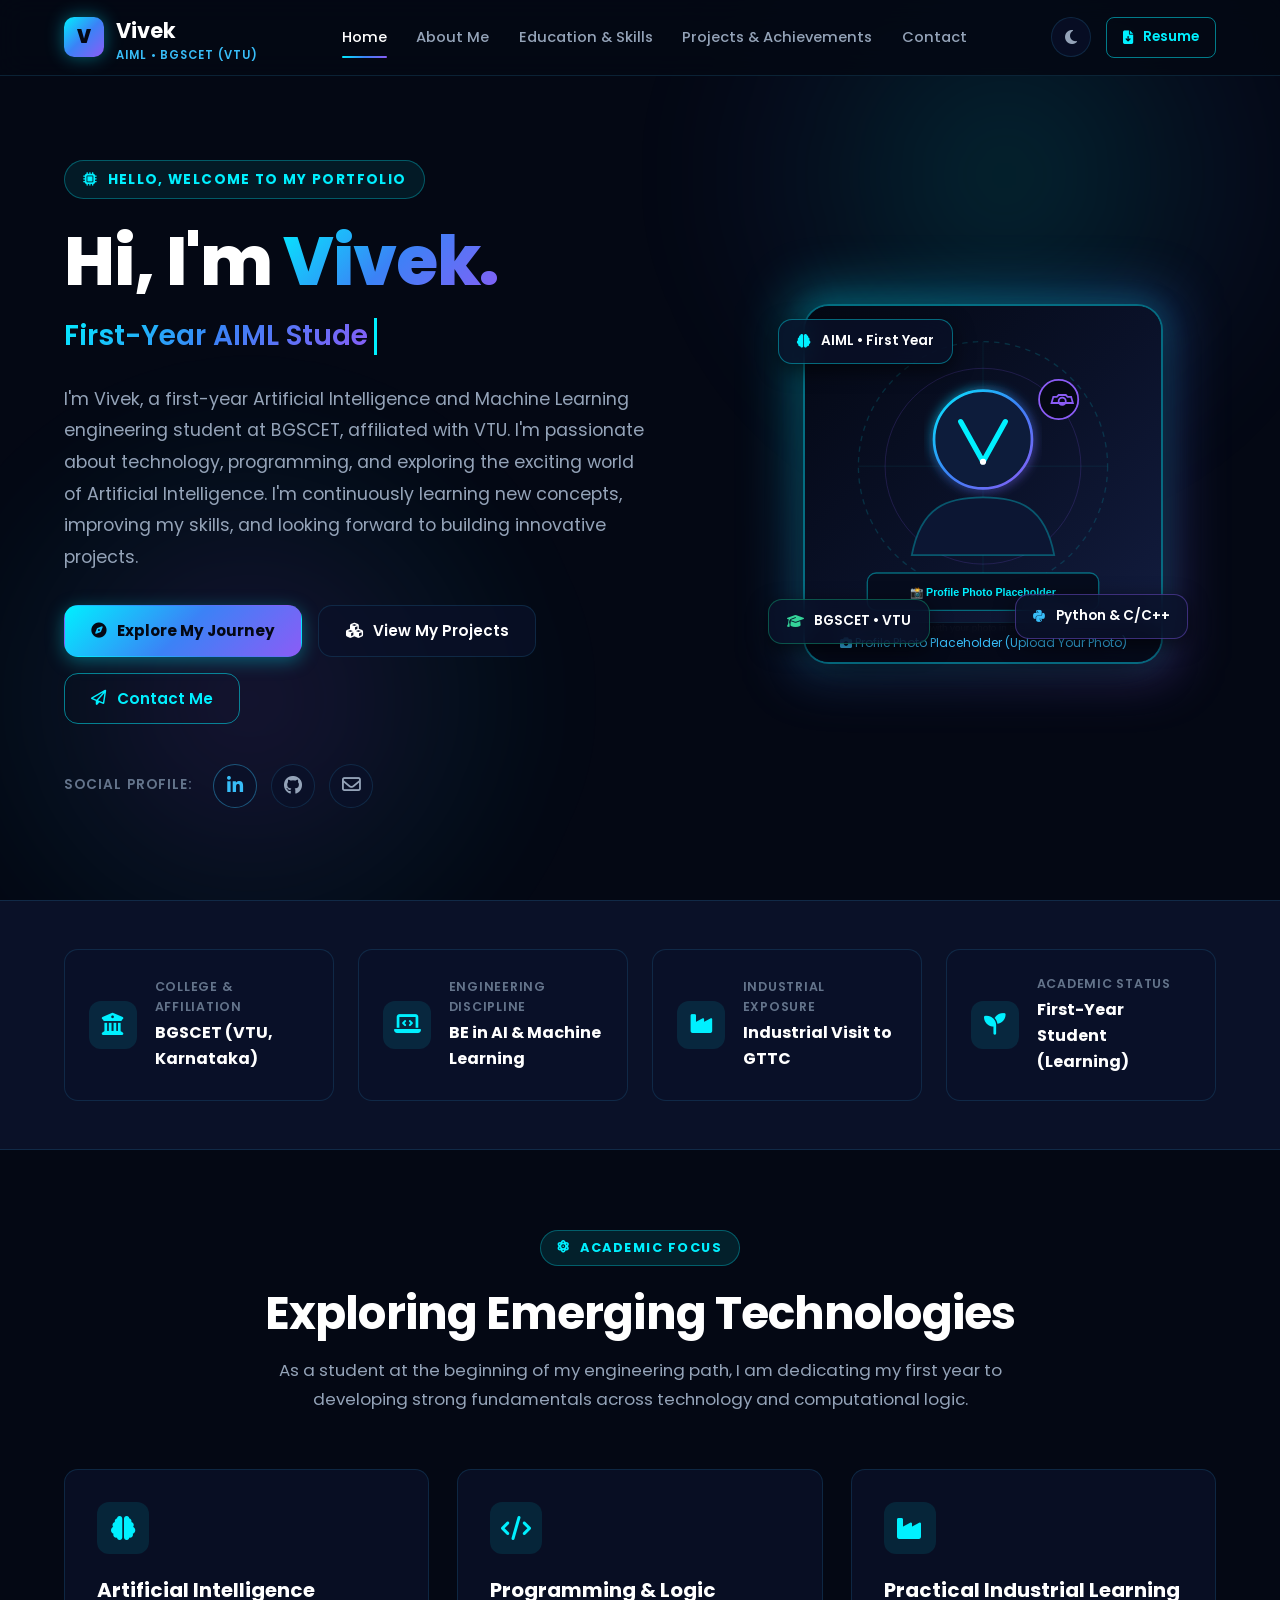
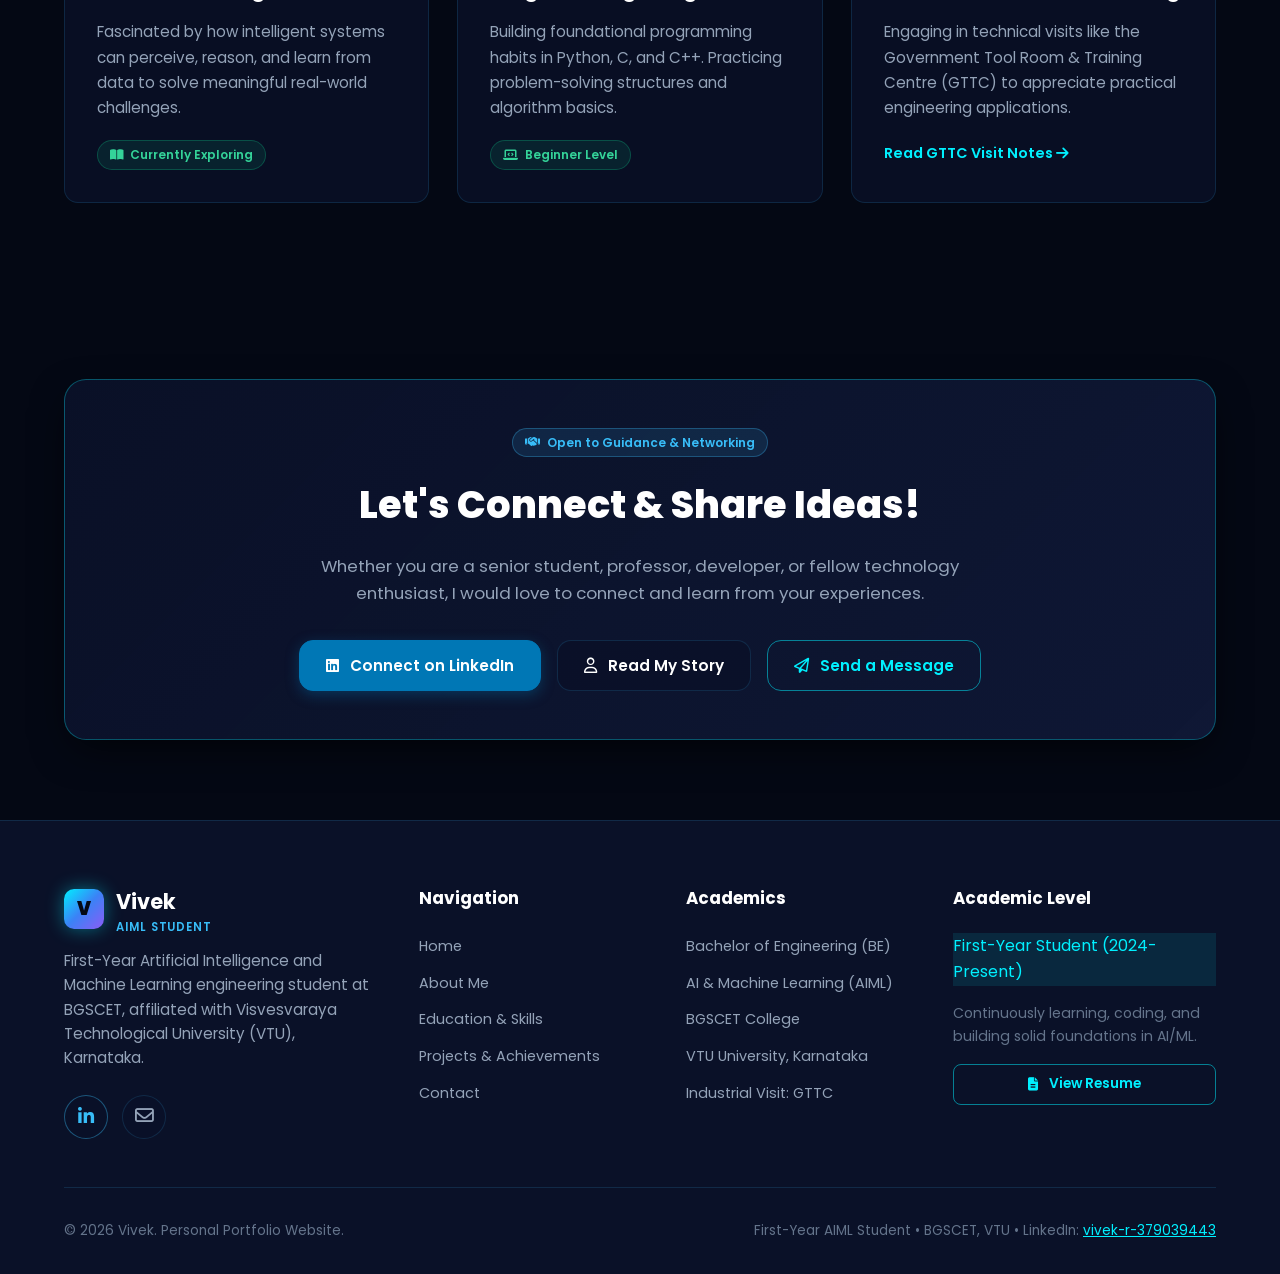
<file: index.html>
<!DOCTYPE html>
<html lang="en">
<head>
  <meta charset="UTF-8">
  <meta name="viewport" content="width=device-width, initial-scale=1.0">
  <meta name="description" content="Vivek - First-Year Artificial Intelligence and Machine Learning (AIML) Engineering Student at BGSCET, affiliated with VTU. Personal portfolio, learning journey, and projects.">
  <meta name="keywords" content="Vivek, Portfolio, AIML, Artificial Intelligence, Machine Learning, BGSCET, VTU, First-Year Engineering Student, Python, C, C++">
  <meta name="author" content="Vivek">
  <title>Vivek | First-Year AIML Student &amp; Future AI Innovator</title>

  <!-- Favicon -->
  <link rel="icon" type="image/svg+xml" href="assets/images/favicon.svg">

  <!-- Google Fonts: Poppins & Inter -->
  <link rel="preconnect" href="https://fonts.googleapis.com">
  <link rel="preconnect" href="https://fonts.gstatic.com" crossorigin>
  <link href="https://fonts.googleapis.com/css2?family=Poppins:wght@300;400;500;600;700;800&family=Fira+Code:wght@400;500&display=swap" rel="stylesheet">

  <!-- Font Awesome Icons CDN -->
  <link rel="stylesheet" href="https://cdnjs.cloudflare.com/ajax/libs/font-awesome/6.5.1/css/all.min.css" integrity="sha512-DTOQO9RWCH3ppGqcWaEA1BIZOC6xxalwEsw9c2QQeAIftl+Vegovlnee1c9QX4TctnWMn13TZye+giMm8e2LwA==" crossorigin="anonymous" referrerpolicy="no-referrer" />

  <!-- Main Stylesheet -->
  <link rel="stylesheet" href="css/style.css">
</head>
<body>

  <!-- ========================================================================
       NAVIGATION BAR
       ======================================================================== -->
  <header class="navbar" id="navbar">
    <div class="container nav-container">
      <!-- Logo -->
      <a href="index.html" class="nav-logo" aria-label="Vivek Portfolio Home">
        <div class="nav-logo-icon">V</div>
        <div>
          <div>Vivek</div>
          <span class="nav-logo-meta">AIML • BGSCET (VTU)</span>
        </div>
      </a>

      <!-- Desktop Navigation Menu -->
      <nav class="nav-menu" id="navMenu">
        <a href="index.html" class="nav-link active">Home</a>
        <a href="about.html" class="nav-link">About Me</a>
        <a href="education-skills.html" class="nav-link">Education &amp; Skills</a>
        <a href="projects.html" class="nav-link">Projects &amp; Achievements</a>
        <a href="contact.html" class="nav-link">Contact</a>
      </nav>

      <!-- Nav Actions: Theme Toggle, Resume & Mobile Menu Button -->
      <div class="nav-actions">
        <!-- Theme Toggle -->
        <button class="theme-toggle-btn" id="themeToggle" aria-label="Toggle Dark and Light theme" title="Toggle Theme">
          <i class="fa-solid fa-moon moon-icon"></i>
          <i class="fa-solid fa-sun sun-icon"></i>
        </button>

        <!-- Download Resume Button -->
        <a href="assets/docs/resume.html" target="_blank" class="btn btn-outline btn-sm" title="View or Download Resume">
          <i class="fa-solid fa-file-arrow-down"></i>
          <span>Resume</span>
        </a>

        <!-- Mobile Menu Toggle Button -->
        <button class="mobile-toggle" aria-label="Toggle navigation menu" aria-expanded="false">
          <span></span>
          <span></span>
          <span></span>
        </button>
      </div>
    </div>
  </header>

  <!-- ========================================================================
       PAGE 1: HERO SECTION
       ======================================================================== -->
  <main>
    <section class="hero-section" id="hero">
      <div class="container">
        <div class="hero-grid">
          
          <!-- Hero Text Content -->
          <div class="hero-content">
            <!-- Small Heading -->
            <div class="hero-greeting">
              <i class="fa-solid fa-microchip"></i>
              <span>HELLO, WELCOME TO MY PORTFOLIO</span>
            </div>

            <!-- Main Heading -->
            <h1 class="hero-title">
              Hi, I'm <span class="text-gradient">Vivek.</span>
            </h1>

            <!-- Animated Subtitle -->
            <div class="hero-subtitle">
              <span class="typewriter-text text-gradient">First-Year AIML Student | Future AI Innovator</span>
              <span class="typing-cursor"></span>
            </div>

            <!-- Introduction -->
            <p class="hero-description">
              I'm Vivek, a first-year Artificial Intelligence and Machine Learning engineering student at BGSCET, affiliated with VTU. I'm passionate about technology, programming, and exploring the exciting world of Artificial Intelligence. I'm continuously learning new concepts, improving my skills, and looking forward to building innovative projects.
            </p>

            <!-- Action Buttons -->
            <div class="hero-cta-group">
              <a href="about.html" class="btn btn-primary">
                <i class="fa-solid fa-compass"></i>
                <span>Explore My Journey</span>
              </a>
              <a href="projects.html" class="btn btn-secondary">
                <i class="fa-solid fa-cubes"></i>
                <span>View My Projects</span>
              </a>
              <a href="contact.html" class="btn btn-outline">
                <i class="fa-regular fa-paper-plane"></i>
                <span>Contact Me</span>
              </a>
            </div>

            <!-- Social Links Quick Bar (Includes Vivek's actual LinkedIn) -->
            <div class="hero-socials">
              <span class="hero-socials-label">Social Profile:</span>
              <div class="social-links">
                <!-- Actual LinkedIn Profile -->
                <a href="https://www.linkedin.com/in/vivek-r-379039443" target="_blank" rel="noopener noreferrer" class="social-btn linkedin-highlight" aria-label="Vivek's LinkedIn Profile" title="Connect with Vivek on LinkedIn">
                  <i class="fa-brands fa-linkedin-in"></i>
                </a>

                <!-- GitHub Profile Placeholder -->
                <a href="#" class="social-btn" aria-label="GitHub Profile Placeholder" title="GitHub (Add your GitHub URL in contact.html)">
                  <i class="fa-brands fa-github"></i>
                </a>

                <!-- Email Link Placeholder -->
                <a href="contact.html" class="social-btn" aria-label="Contact Vivek via Email" title="Send Email">
                  <i class="fa-regular fa-envelope"></i>
                </a>
              </div>
            </div>
          </div>

          <!-- Hero Profile Photograph Placeholder & AI Visual Frame -->
          <div class="hero-visual">
            <div class="avatar-wrapper">
              <div class="avatar-glow-ring"></div>
              <div class="avatar-frame">
                <!-- Professional Profile Photograph Placeholder (Custom AI Vector SVG) -->
                <!-- TO USE YOUR OWN PHOTO: Save your picture as vivek.jpg in assets/images/ and change src below to "assets/images/vivek.jpg" -->
                <img src="assets/images/profile-placeholder.svg" alt="Vivek - Profile Photo Placeholder" class="avatar-img" width="360" height="360">
                <div class="photo-placeholder-caption">
                  <i class="fa-solid fa-camera"></i> Profile Photo Placeholder (Upload Your Photo)
                </div>
              </div>

              <!-- Floating AI Badges -->
              <div class="floating-badge badge-top-left">
                <i class="fa-solid fa-brain" style="color: #00f0ff;"></i>
                <span>AIML • First Year</span>
              </div>
              <div class="floating-badge badge-bottom-right">
                <i class="fa-brands fa-python" style="color: #38bdf8;"></i>
                <span>Python &amp; C/C++</span>
              </div>
              <div class="floating-badge badge-middle-left">
                <i class="fa-solid fa-graduation-cap" style="color: #34d399;"></i>
                <span>BGSCET • VTU</span>
              </div>
            </div>
          </div>

        </div>
      </div>
    </section>

    <!-- ========================================================================
         ACADEMIC & INDUSTRIAL VISITS HIGHLIGHT STRIP
         ======================================================================== -->
    <section class="profile-strip-section reveal">
      <div class="container">
        <div class="profile-strip-grid">
          
          <div class="profile-strip-card">
            <div class="strip-icon">
              <i class="fa-solid fa-university"></i>
            </div>
            <div>
              <div class="strip-label">College &amp; Affiliation</div>
              <div class="strip-value">BGSCET (VTU, Karnataka)</div>
            </div>
          </div>

          <div class="profile-strip-card">
            <div class="strip-icon">
              <i class="fa-solid fa-laptop-code"></i>
            </div>
            <div>
              <div class="strip-label">Engineering Discipline</div>
              <div class="strip-value">BE in AI &amp; Machine Learning</div>
            </div>
          </div>

          <div class="profile-strip-card">
            <div class="strip-icon">
              <i class="fa-solid fa-industry"></i>
            </div>
            <div>
              <div class="strip-label">Industrial Exposure</div>
              <div class="strip-value">Industrial Visit to GTTC</div>
            </div>
          </div>

          <div class="profile-strip-card">
            <div class="strip-icon">
              <i class="fa-solid fa-seedling"></i>
            </div>
            <div>
              <div class="strip-label">Academic Status</div>
              <div class="strip-value">First-Year Student (Learning)</div>
            </div>
          </div>

        </div>
      </div>
    </section>

    <!-- ========================================================================
         WHAT DRIVES ME (INTERESTS OVERVIEW)
         ======================================================================== -->
    <section class="section-padding reveal" style="padding: 5rem 0;">
      <div class="container">
        <div class="section-header">
          <span class="section-tag"><i class="fa-solid fa-atom"></i> Academic Focus</span>
          <h2 class="section-title">Exploring Emerging Technologies</h2>
          <p class="section-description">
            As a student at the beginning of my engineering path, I am dedicating my first year to developing strong fundamentals across technology and computational logic.
          </p>
        </div>

        <div class="cards-grid-3">
          <!-- Card 1 -->
          <div class="info-card">
            <div class="card-icon">
              <i class="fa-solid fa-brain"></i>
            </div>
            <h3 class="card-title">Artificial Intelligence</h3>
            <p class="card-text">
              Fascinated by how intelligent systems can perceive, reason, and learn from data to solve meaningful real-world challenges.
            </p>
            <div style="margin-top: 1.25rem;">
              <span class="badge badge-learning"><i class="fa-solid fa-book-open"></i> Currently Exploring</span>
            </div>
          </div>

          <!-- Card 2 -->
          <div class="info-card">
            <div class="card-icon">
              <i class="fa-solid fa-code"></i>
            </div>
            <h3 class="card-title">Programming &amp; Logic</h3>
            <p class="card-text">
              Building foundational programming habits in Python, C, and C++. Practicing problem-solving structures and algorithm basics.
            </p>
            <div style="margin-top: 1.25rem;">
              <span class="badge badge-learning"><i class="fa-solid fa-laptop-code"></i> Beginner Level</span>
            </div>
          </div>

          <!-- Card 3 -->
          <div class="info-card">
            <div class="card-icon">
              <i class="fa-solid fa-industry"></i>
            </div>
            <h3 class="card-title">Practical Industrial Learning</h3>
            <p class="card-text">
              Engaging in technical visits like the Government Tool Room &amp; Training Centre (GTTC) to appreciate practical engineering applications.
            </p>
            <div style="margin-top: 1.25rem;">
              <a href="projects.html#gttc-visit" class="project-link" style="color: var(--electric-blue); font-weight: 600; font-size: 0.9rem;">
                <span>Read GTTC Visit Notes</span> <i class="fa-solid fa-arrow-right"></i>
              </a>
            </div>
          </div>
        </div>
      </div>
    </section>

    <!-- ========================================================================
         CALL TO ACTION BANNER
         ======================================================================== -->
    <section class="container reveal" style="padding: 2rem 1.5rem 5rem 1.5rem;">
      <div class="career-goals-box" style="text-align: center;">
        <span class="badge" style="margin-bottom: 1rem;"><i class="fa-solid fa-handshake"></i> Open to Guidance &amp; Networking</span>
        <h2 style="font-size: clamp(1.8rem, 3.5vw, 2.4rem); font-weight: 800; margin-bottom: 1rem;">
          Let's Connect &amp; Share Ideas!
        </h2>
        <p style="color: var(--text-secondary); max-width: 650px; margin: 0 auto 2rem auto; font-size: 1.05rem;">
          Whether you are a senior student, professor, developer, or fellow technology enthusiast, I would love to connect and learn from your experiences.
        </p>
        <div style="display: flex; justify-content: center; gap: 1rem; flex-wrap: wrap;">
          <a href="https://www.linkedin.com/in/vivek-r-379039443" target="_blank" rel="noopener noreferrer" class="btn btn-linkedin">
            <i class="fa-brands fa-linkedin"></i>
            <span>Connect on LinkedIn</span>
          </a>
          <a href="about.html" class="btn btn-secondary">
            <i class="fa-regular fa-user"></i>
            <span>Read My Story</span>
          </a>
          <a href="contact.html" class="btn btn-outline">
            <i class="fa-regular fa-paper-plane"></i>
            <span>Send a Message</span>
          </a>
        </div>
      </div>
    </section>
  </main>

  <!-- ========================================================================
       FOOTER
       ======================================================================== -->
  <footer class="footer">
    <div class="container">
      <div class="footer-grid">
        <!-- Brand Info -->
        <div class="footer-brand">
          <a href="index.html" class="nav-logo">
            <div class="nav-logo-icon">V</div>
            <div>
              <div>Vivek</div>
              <span class="nav-logo-meta">AIML Student</span>
            </div>
          </a>
          <p>
            First-Year Artificial Intelligence and Machine Learning engineering student at BGSCET, affiliated with Visvesvaraya Technological University (VTU), Karnataka.
          </p>
          <div class="social-links" style="margin-top: 1.5rem;">
            <a href="https://www.linkedin.com/in/vivek-r-379039443" target="_blank" rel="noopener noreferrer" class="social-btn linkedin-highlight" aria-label="LinkedIn" title="Vivek's LinkedIn Profile">
              <i class="fa-brands fa-linkedin-in"></i>
            </a>
            <a href="contact.html" class="social-btn" aria-label="Contact Vivek" title="Contact Me">
              <i class="fa-regular fa-envelope"></i>
            </a>
          </div>
        </div>

        <!-- Quick Navigation Links -->
        <div>
          <h4 class="footer-heading">Navigation</h4>
          <ul class="footer-nav-list">
            <li><a href="index.html" class="footer-nav-link">Home</a></li>
            <li><a href="about.html" class="footer-nav-link">About Me</a></li>
            <li><a href="education-skills.html" class="footer-nav-link">Education &amp; Skills</a></li>
            <li><a href="projects.html" class="footer-nav-link">Projects &amp; Achievements</a></li>
            <li><a href="contact.html" class="footer-nav-link">Contact</a></li>
          </ul>
        </div>

        <!-- Academic Affiliation -->
        <div>
          <h4 class="footer-heading">Academics</h4>
          <ul class="footer-nav-list">
            <li><span class="footer-nav-link">Bachelor of Engineering (BE)</span></li>
            <li><span class="footer-nav-link">AI &amp; Machine Learning (AIML)</span></li>
            <li><span class="footer-nav-link">BGSCET College</span></li>
            <li><span class="footer-nav-link">VTU University, Karnataka</span></li>
            <li><span class="footer-nav-link">Industrial Visit: GTTC</span></li>
          </ul>
        </div>

        <!-- Status & Resume -->
        <div>
          <h4 class="footer-heading">Academic Level</h4>
          <div class="status-badge" style="margin-bottom: 1rem; background: rgba(0, 240, 255, 0.1); border-color: rgba(0, 240, 255, 0.3); color: var(--electric-blue);">
            <span class="status-dot" style="background: var(--electric-blue); box-shadow: 0 0 8px var(--electric-blue);"></span>
            <span>First-Year Student (2024-Present)</span>
          </div>
          <p style="font-size: 0.88rem; color: var(--text-muted); margin-bottom: 1rem;">
            Continuously learning, coding, and building solid foundations in AI/ML.
          </p>
          <a href="assets/docs/resume.html" target="_blank" class="btn btn-outline btn-sm" style="width: 100%;">
            <i class="fa-solid fa-file-lines"></i>
            <span>View Resume</span>
          </a>
        </div>
      </div>

      <!-- Copyright Bar -->
      <div class="footer-bottom">
        <div>
          &copy; 2026 Vivek. Personal Portfolio Website.
        </div>
        <div>
          First-Year AIML Student • BGSCET, VTU • LinkedIn: <a href="https://www.linkedin.com/in/vivek-r-379039443" target="_blank" rel="noopener noreferrer" style="color: var(--electric-blue); text-decoration: underline;">vivek-r-379039443</a>
        </div>
      </div>
    </div>
  </footer>

  <!-- Back to Top Button -->
  <button class="back-to-top" id="backToTop" aria-label="Scroll back to top" title="Back to Top">
    <i class="fa-solid fa-chevron-up"></i>
  </button>

  <!-- Main JavaScript File -->
  <script src="js/main.js"></script>
</body>
</html>
</file>
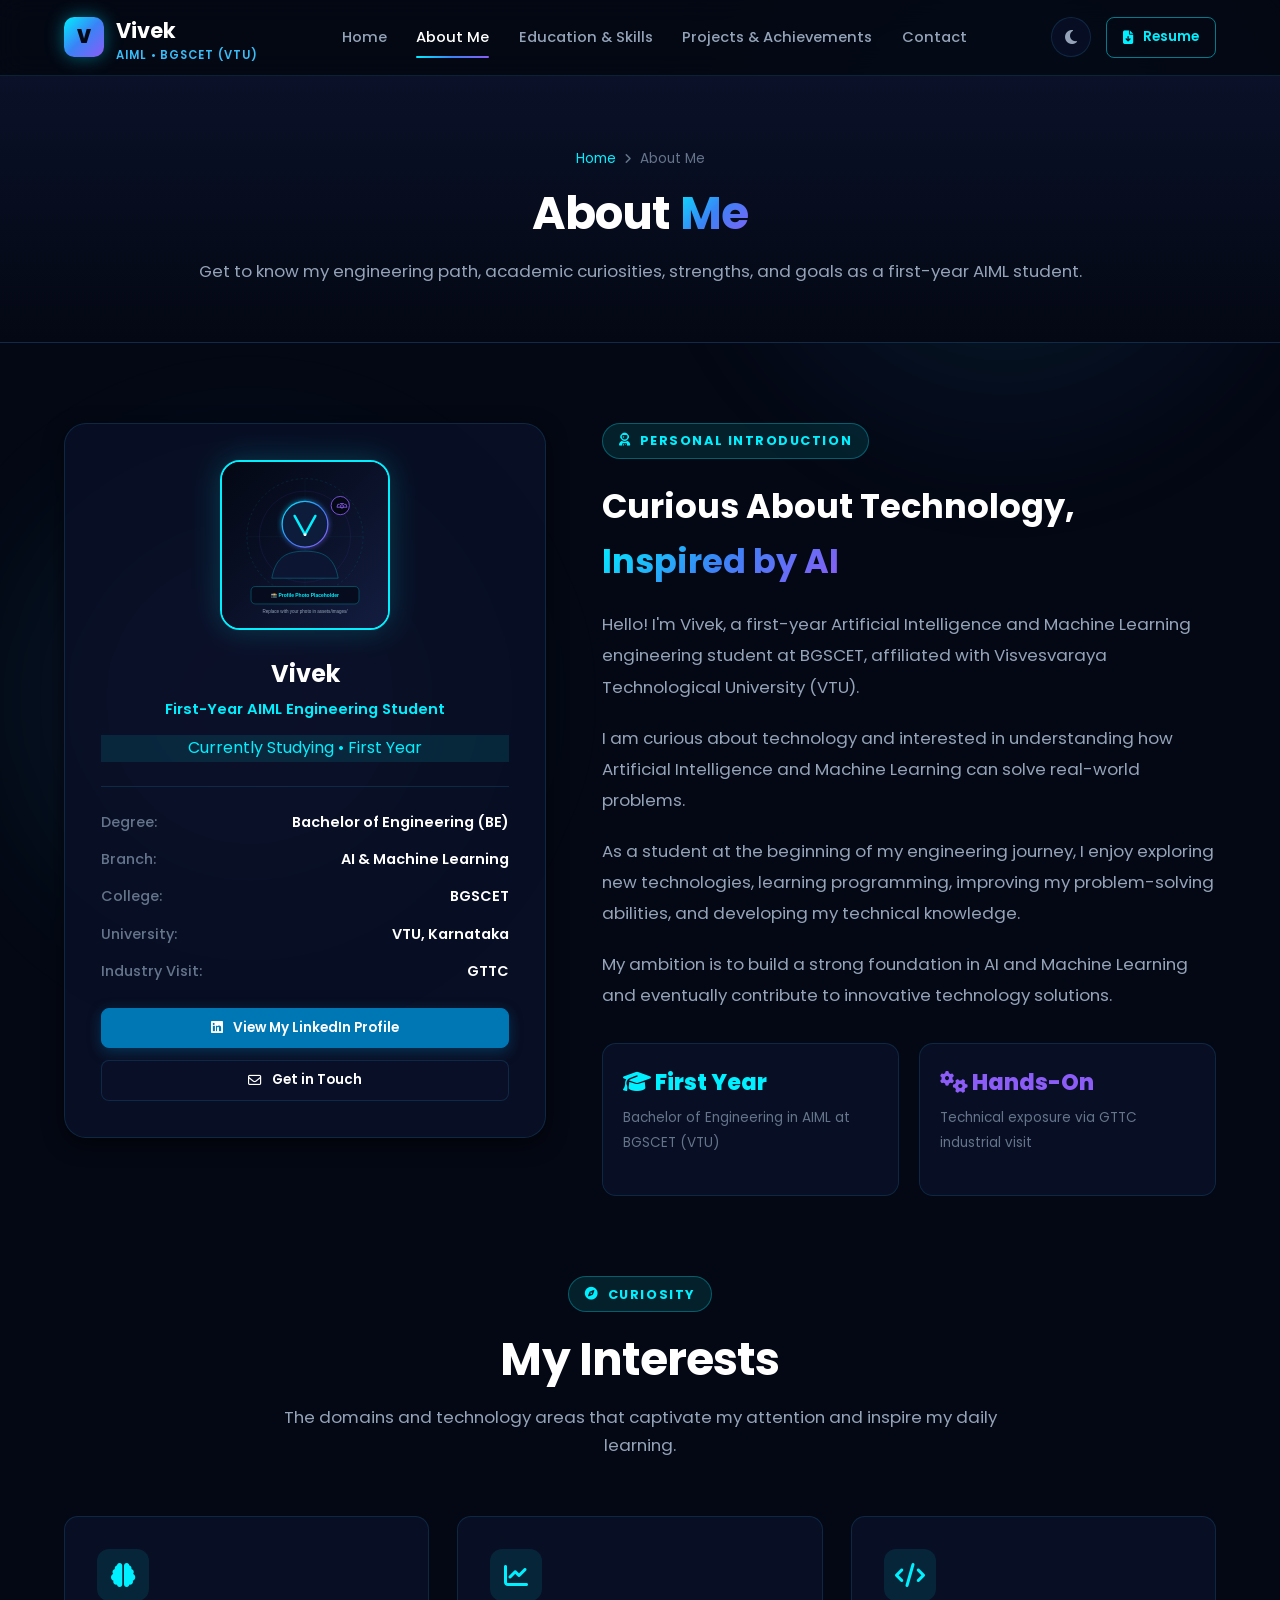
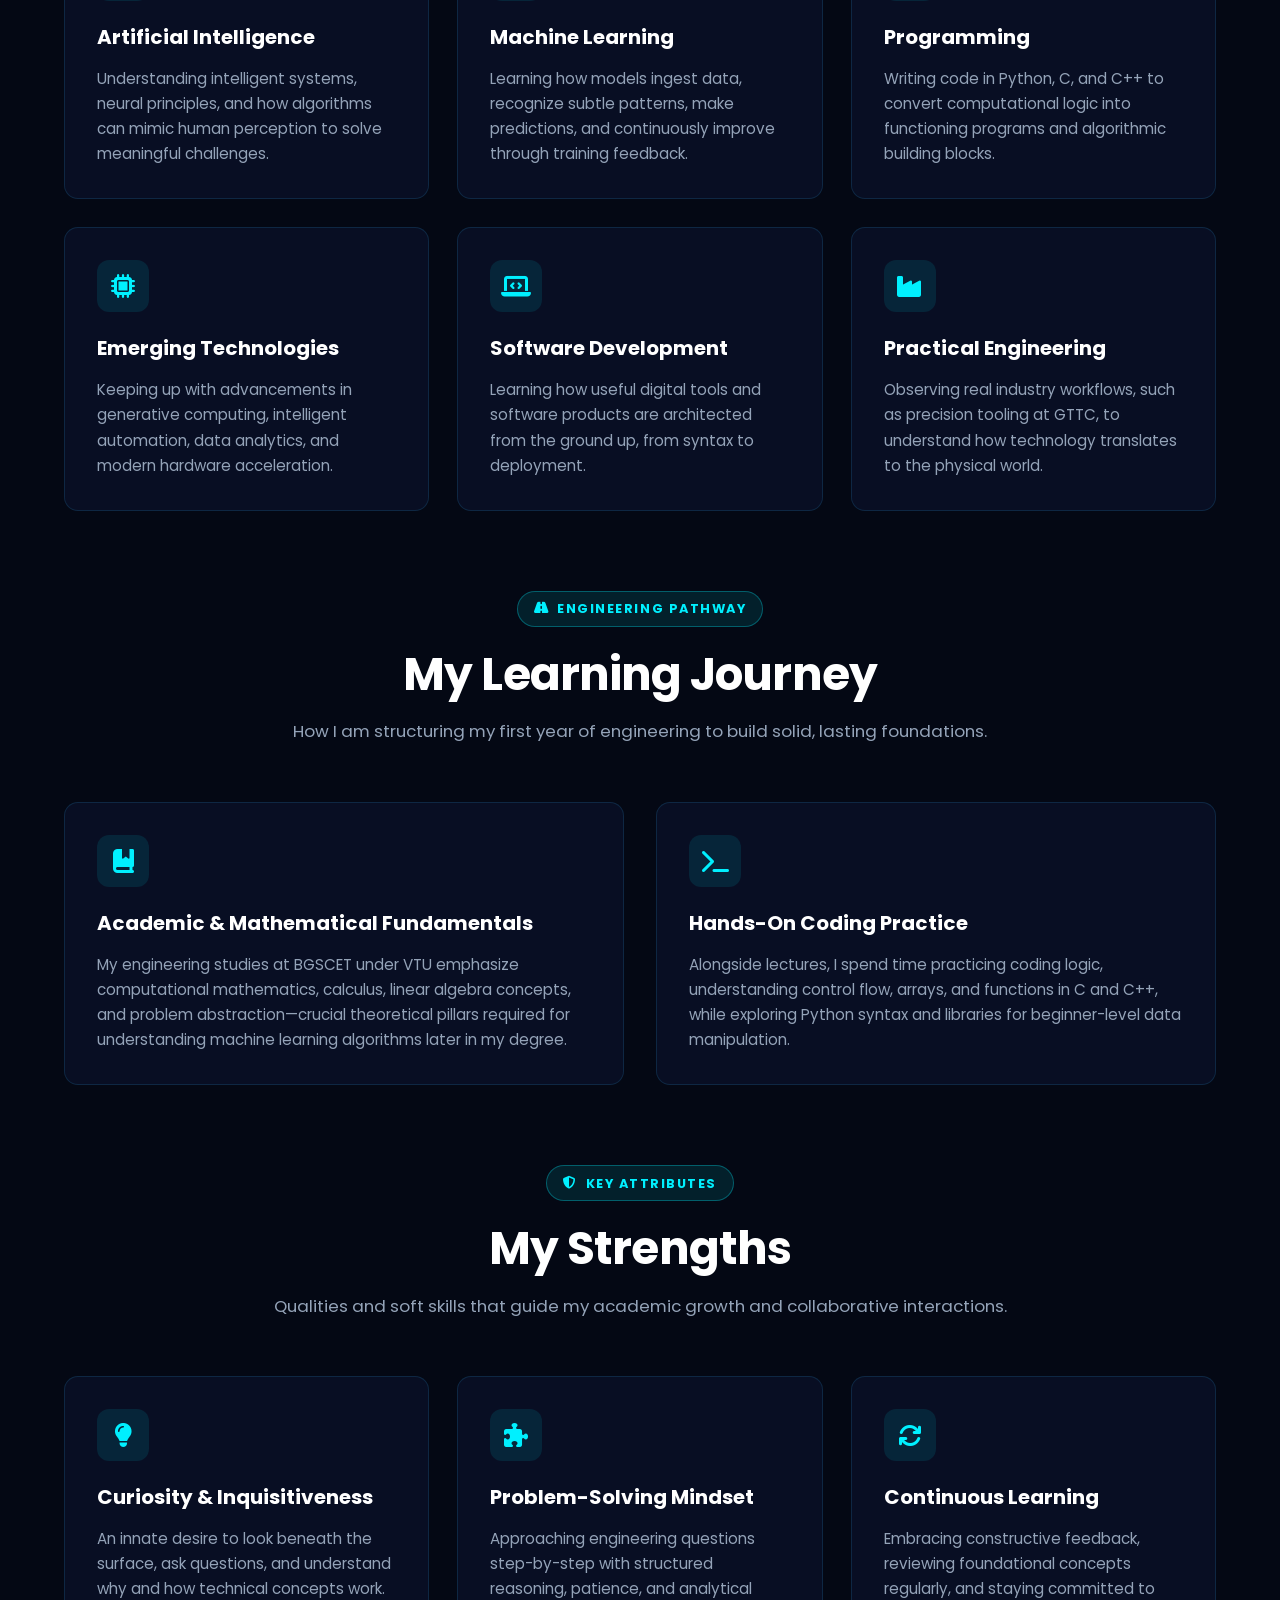
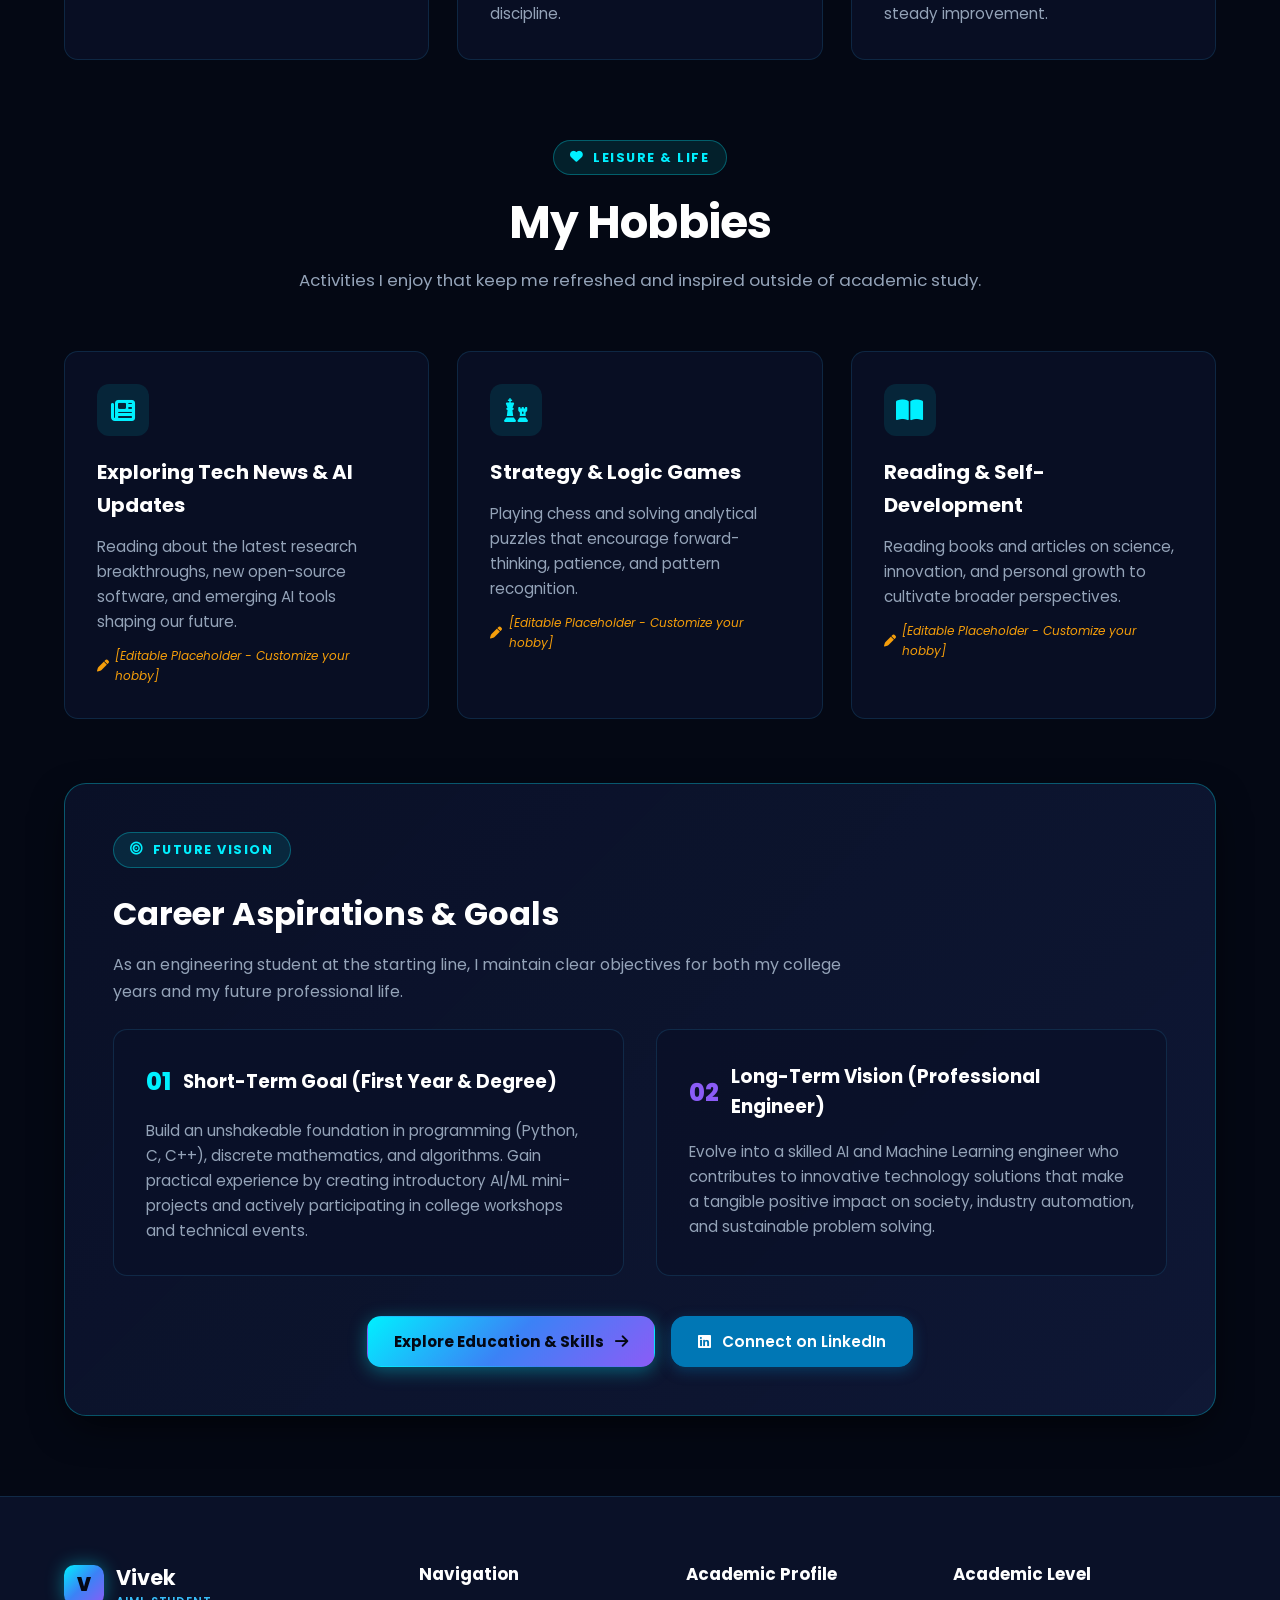
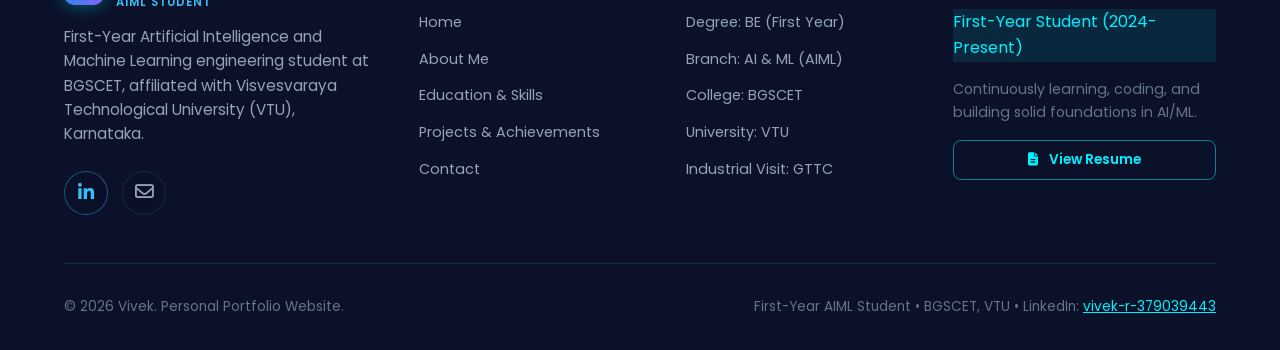
<file: about.html>
<!DOCTYPE html>
<html lang="en">
<head>
  <meta charset="UTF-8">
  <meta name="viewport" content="width=device-width, initial-scale=1.0">
  <meta name="description" content="About Vivek - First-Year Artificial Intelligence and Machine Learning engineering student at BGSCET, affiliated with VTU. Background, interests, strengths, learning journey, and aspirations.">
  <title>About Me | Vivek - First-Year AIML Engineering Student</title>

  <!-- Favicon -->
  <link rel="icon" type="image/svg+xml" href="assets/images/favicon.svg">

  <!-- Google Fonts: Poppins & Fira Code -->
  <link rel="preconnect" href="https://fonts.googleapis.com">
  <link rel="preconnect" href="https://fonts.gstatic.com" crossorigin>
  <link href="https://fonts.googleapis.com/css2?family=Poppins:wght@300;400;500;600;700;800&family=Fira+Code:wght@400;500&display=swap" rel="stylesheet">

  <!-- Font Awesome Icons -->
  <link rel="stylesheet" href="https://cdnjs.cloudflare.com/ajax/libs/font-awesome/6.5.1/css/all.min.css" crossorigin="anonymous" referrerpolicy="no-referrer" />

  <!-- Main Stylesheet -->
  <link rel="stylesheet" href="css/style.css">
</head>
<body>

  <!-- ========================================================================
       NAVIGATION BAR
       ======================================================================== -->
  <header class="navbar" id="navbar">
    <div class="container nav-container">
      <a href="index.html" class="nav-logo" aria-label="Vivek Portfolio Home">
        <div class="nav-logo-icon">V</div>
        <div>
          <div>Vivek</div>
          <span class="nav-logo-meta">AIML • BGSCET (VTU)</span>
        </div>
      </a>

      <nav class="nav-menu" id="navMenu">
        <a href="index.html" class="nav-link">Home</a>
        <a href="about.html" class="nav-link active">About Me</a>
        <a href="education-skills.html" class="nav-link">Education &amp; Skills</a>
        <a href="projects.html" class="nav-link">Projects &amp; Achievements</a>
        <a href="contact.html" class="nav-link">Contact</a>
      </nav>

      <div class="nav-actions">
        <button class="theme-toggle-btn" id="themeToggle" aria-label="Toggle Dark and Light theme" title="Toggle Theme">
          <i class="fa-solid fa-moon moon-icon"></i>
          <i class="fa-solid fa-sun sun-icon"></i>
        </button>

        <a href="assets/docs/resume.html" target="_blank" class="btn btn-outline btn-sm">
          <i class="fa-solid fa-file-arrow-down"></i>
          <span>Resume</span>
        </a>

        <button class="mobile-toggle" aria-label="Toggle navigation menu" aria-expanded="false">
          <span></span>
          <span></span>
          <span></span>
        </button>
      </div>
    </div>
  </header>

  <!-- ========================================================================
       PAGE HERO BANNER
       ======================================================================== -->
  <section class="page-banner">
    <div class="container">
      <div class="breadcrumb">
        <a href="index.html">Home</a>
        <i class="fa-solid fa-angle-right" style="font-size: 0.75rem;"></i>
        <span>About Me</span>
      </div>
      <h1 class="section-title">About <span class="text-gradient">Me</span></h1>
      <p class="section-description" style="margin: 0 auto;">
        Get to know my engineering path, academic curiosities, strengths, and goals as a first-year AIML student.
      </p>
    </div>
  </section>

  <!-- ========================================================================
       PAGE 2: ABOUT ME CONTENT
       ======================================================================== -->
  <main class="about-section">
    <div class="container">
      
      <!-- Section 1: Personal Introduction Grid -->
      <div class="about-intro-grid">
        
        <!-- Profile Card Column -->
        <div class="about-profile-card reveal">
          <div class="about-avatar-wrapper">
            <img src="assets/images/profile-placeholder.svg" alt="Vivek Portrait Placeholder" width="170" height="170">
          </div>
          <h2 style="font-size: 1.5rem; font-weight: 700; margin-bottom: 0.25rem;">Vivek</h2>
          <p style="color: var(--electric-blue); font-weight: 600; font-size: 0.92rem; margin-bottom: 0.85rem;">
            First-Year AIML Engineering Student
          </p>
          <div class="status-badge" style="margin: 0 auto 1.25rem auto; background: rgba(0, 240, 255, 0.1); border-color: rgba(0, 240, 255, 0.3); color: var(--electric-blue);">
            <span class="status-dot" style="background: var(--electric-blue); box-shadow: 0 0 8px var(--electric-blue);"></span>
            <span>Currently Studying • First Year</span>
          </div>

          <div class="about-meta-list">
            <div class="about-meta-item">
              <span class="about-meta-label">Degree:</span>
              <span class="about-meta-value">Bachelor of Engineering (BE)</span>
            </div>
            <div class="about-meta-item">
              <span class="about-meta-label">Branch:</span>
              <span class="about-meta-value">AI &amp; Machine Learning</span>
            </div>
            <div class="about-meta-item">
              <span class="about-meta-label">College:</span>
              <span class="about-meta-value">BGSCET</span>
            </div>
            <div class="about-meta-item">
              <span class="about-meta-label">University:</span>
              <span class="about-meta-value">VTU, Karnataka</span>
            </div>
            <div class="about-meta-item">
              <span class="about-meta-label">Industry Visit:</span>
              <span class="about-meta-value">GTTC</span>
            </div>
          </div>

          <!-- Official LinkedIn Button Connected to Exact URL -->
          <div style="margin-top: 1.5rem; display: flex; flex-direction: column; gap: 0.75rem;">
            <a href="https://www.linkedin.com/in/vivek-r-379039443" target="_blank" rel="noopener noreferrer" class="btn btn-linkedin btn-sm" style="width: 100%;">
              <i class="fa-brands fa-linkedin"></i>
              <span>View My LinkedIn Profile</span>
            </a>
            <a href="contact.html" class="btn btn-secondary btn-sm" style="width: 100%;">
              <i class="fa-regular fa-envelope"></i>
              <span>Get in Touch</span>
            </a>
          </div>
        </div>

        <!-- Personal Story & Narrative Column -->
        <div class="about-story reveal">
          <span class="section-tag"><i class="fa-solid fa-user-astronaut"></i> Personal Introduction</span>
          <h2 style="font-size: 2.1rem; font-weight: 700; margin-bottom: 1.25rem;">
            Curious About Technology, <span class="text-gradient">Inspired by AI</span>
          </h2>

          <!-- Exact Introduction Text Provided by User -->
          <p>
            Hello! I'm Vivek, a first-year Artificial Intelligence and Machine Learning engineering student at BGSCET, affiliated with Visvesvaraya Technological University (VTU).
          </p>

          <p>
            I am curious about technology and interested in understanding how Artificial Intelligence and Machine Learning can solve real-world problems.
          </p>

          <p>
            As a student at the beginning of my engineering journey, I enjoy exploring new technologies, learning programming, improving my problem-solving abilities, and developing my technical knowledge.
          </p>

          <p>
            My ambition is to build a strong foundation in AI and Machine Learning and eventually contribute to innovative technology solutions.
          </p>

          <div style="display: flex; gap: 1.25rem; margin-top: 2rem; flex-wrap: wrap;">
            <div style="flex: 1; min-width: 220px; padding: 1.25rem; background: var(--bg-card); border-radius: var(--radius-md); border: 1px solid var(--border-color);">
              <div style="font-size: 1.4rem; font-weight: 800; color: var(--electric-blue); margin-bottom: 0.25rem;">
                <i class="fa-solid fa-graduation-cap"></i> First Year
              </div>
              <p style="font-size: 0.85rem; color: var(--text-muted);">Bachelor of Engineering in AIML at BGSCET (VTU)</p>
            </div>
            <div style="flex: 1; min-width: 220px; padding: 1.25rem; background: var(--bg-card); border-radius: var(--radius-md); border: 1px solid var(--border-color);">
              <div style="font-size: 1.4rem; font-weight: 800; color: var(--accent-purple); margin-bottom: 0.25rem;">
                <i class="fa-solid fa-gears"></i> Hands-On
              </div>
              <p style="font-size: 0.85rem; color: var(--text-muted);">Technical exposure via GTTC industrial visit</p>
            </div>
          </div>
        </div>

      </div>

      <!-- Section 2: My Interests -->
      <div class="reveal" style="margin-top: 4rem;">
        <div class="section-header">
          <span class="section-tag"><i class="fa-solid fa-compass"></i> Curiosity</span>
          <h2 class="section-title">My Interests</h2>
          <p class="section-description">
            The domains and technology areas that captivate my attention and inspire my daily learning.
          </p>
        </div>

        <div class="cards-grid-3">
          <!-- Interest 1 -->
          <div class="info-card">
            <div class="card-icon">
              <i class="fa-solid fa-brain"></i>
            </div>
            <h3 class="card-title">Artificial Intelligence</h3>
            <p class="card-text">
              Understanding intelligent systems, neural principles, and how algorithms can mimic human perception to solve meaningful challenges.
            </p>
          </div>

          <!-- Interest 2 -->
          <div class="info-card">
            <div class="card-icon">
              <i class="fa-solid fa-chart-line"></i>
            </div>
            <h3 class="card-title">Machine Learning</h3>
            <p class="card-text">
              Learning how models ingest data, recognize subtle patterns, make predictions, and continuously improve through training feedback.
            </p>
          </div>

          <!-- Interest 3 -->
          <div class="info-card">
            <div class="card-icon">
              <i class="fa-solid fa-code"></i>
            </div>
            <h3 class="card-title">Programming</h3>
            <p class="card-text">
              Writing code in Python, C, and C++ to convert computational logic into functioning programs and algorithmic building blocks.
            </p>
          </div>

          <!-- Interest 4 -->
          <div class="info-card">
            <div class="card-icon">
              <i class="fa-solid fa-microchip"></i>
            </div>
            <h3 class="card-title">Emerging Technologies</h3>
            <p class="card-text">
              Keeping up with advancements in generative computing, intelligent automation, data analytics, and modern hardware acceleration.
            </p>
          </div>

          <!-- Interest 5 -->
          <div class="info-card">
            <div class="card-icon">
              <i class="fa-solid fa-laptop-code"></i>
            </div>
            <h3 class="card-title">Software Development</h3>
            <p class="card-text">
              Learning how useful digital tools and software products are architected from the ground up, from syntax to deployment.
            </p>
          </div>

          <!-- Interest 6 -->
          <div class="info-card">
            <div class="card-icon">
              <i class="fa-solid fa-industry"></i>
            </div>
            <h3 class="card-title">Practical Engineering</h3>
            <p class="card-text">
              Observing real industry workflows, such as precision tooling at GTTC, to understand how technology translates to the physical world.
            </p>
          </div>
        </div>
      </div>

      <!-- Section 3: My Learning Journey -->
      <div class="reveal" style="margin-top: 5rem;">
        <div class="section-header">
          <span class="section-tag"><i class="fa-solid fa-road"></i> Engineering Pathway</span>
          <h2 class="section-title">My Learning Journey</h2>
          <p class="section-description">
            How I am structuring my first year of engineering to build solid, lasting foundations.
          </p>
        </div>

        <div class="cards-grid-2">
          <div class="info-card">
            <div class="card-icon">
              <i class="fa-solid fa-book-bookmark"></i>
            </div>
            <h3 class="card-title">Academic &amp; Mathematical Fundamentals</h3>
            <p class="card-text">
              My engineering studies at BGSCET under VTU emphasize computational mathematics, calculus, linear algebra concepts, and problem abstraction—crucial theoretical pillars required for understanding machine learning algorithms later in my degree.
            </p>
          </div>

          <div class="info-card">
            <div class="card-icon">
              <i class="fa-solid fa-terminal"></i>
            </div>
            <h3 class="card-title">Hands-On Coding Practice</h3>
            <p class="card-text">
              Alongside lectures, I spend time practicing coding logic, understanding control flow, arrays, and functions in C and C++, while exploring Python syntax and libraries for beginner-level data manipulation.
            </p>
          </div>
        </div>
      </div>

      <!-- Section 4: My Strengths -->
      <div class="reveal" style="margin-top: 5rem;">
        <div class="section-header">
          <span class="section-tag"><i class="fa-solid fa-shield-halved"></i> Key Attributes</span>
          <h2 class="section-title">My Strengths</h2>
          <p class="section-description">
            Qualities and soft skills that guide my academic growth and collaborative interactions.
          </p>
        </div>

        <div class="cards-grid-3">
          <div class="info-card">
            <div class="card-icon">
              <i class="fa-solid fa-lightbulb"></i>
            </div>
            <h3 class="card-title">Curiosity &amp; Inquisitiveness</h3>
            <p class="card-text">
              An innate desire to look beneath the surface, ask questions, and understand why and how technical concepts work.
            </p>
          </div>

          <div class="info-card">
            <div class="card-icon">
              <i class="fa-solid fa-puzzle-piece"></i>
            </div>
            <h3 class="card-title">Problem-Solving Mindset</h3>
            <p class="card-text">
              Approaching engineering questions step-by-step with structured reasoning, patience, and analytical discipline.
            </p>
          </div>

          <div class="info-card">
            <div class="card-icon">
              <i class="fa-solid fa-arrows-rotate"></i>
            </div>
            <h3 class="card-title">Continuous Learning</h3>
            <p class="card-text">
              Embracing constructive feedback, reviewing foundational concepts regularly, and staying committed to steady improvement.
            </p>
          </div>
        </div>
      </div>

      <!-- Section 5: My Hobbies (With Editable Placeholders) -->
      <div class="reveal" style="margin-top: 5rem;">
        <div class="section-header">
          <span class="section-tag"><i class="fa-solid fa-heart"></i> Leisure &amp; Life</span>
          <h2 class="section-title">My Hobbies</h2>
          <p class="section-description">
            Activities I enjoy that keep me refreshed and inspired outside of academic study.
          </p>
        </div>

        <div class="cards-grid-3">
          <!-- Hobby 1 -->
          <div class="info-card">
            <div class="card-icon">
              <i class="fa-solid fa-newspaper"></i>
            </div>
            <h3 class="card-title">Exploring Tech News &amp; AI Updates</h3>
            <p class="card-text">
              Reading about the latest research breakthroughs, new open-source software, and emerging AI tools shaping our future.
            </p>
            <span class="editable-note"><i class="fa-solid fa-pen"></i> [Editable Placeholder - Customize your hobby]</span>
          </div>

          <!-- Hobby 2 -->
          <div class="info-card">
            <div class="card-icon">
              <i class="fa-solid fa-chess"></i>
            </div>
            <h3 class="card-title">Strategy &amp; Logic Games</h3>
            <p class="card-text">
              Playing chess and solving analytical puzzles that encourage forward-thinking, patience, and pattern recognition.
            </p>
            <span class="editable-note"><i class="fa-solid fa-pen"></i> [Editable Placeholder - Customize your hobby]</span>
          </div>

          <!-- Hobby 3 -->
          <div class="info-card">
            <div class="card-icon">
              <i class="fa-solid fa-book-open"></i>
            </div>
            <h3 class="card-title">Reading &amp; Self-Development</h3>
            <p class="card-text">
              Reading books and articles on science, innovation, and personal growth to cultivate broader perspectives.
            </p>
            <span class="editable-note"><i class="fa-solid fa-pen"></i> [Editable Placeholder - Customize your hobby]</span>
          </div>
        </div>
      </div>

      <!-- Section 6: Career Aspirations -->
      <div class="career-goals-box reveal">
        <span class="section-tag"><i class="fa-solid fa-bullseye"></i> Future Vision</span>
        <h2 style="font-size: 2rem; font-weight: 700; margin-bottom: 0.75rem;">
          Career Aspirations &amp; Goals
        </h2>
        <p style="color: var(--text-secondary); max-width: 750px;">
          As an engineering student at the starting line, I maintain clear objectives for both my college years and my future professional life.
        </p>

        <div class="cards-grid-2" style="margin-top: 1.5rem;">
          <!-- Short-Term Aspiration -->
          <div class="info-card" style="background: var(--bg-card);">
            <div style="display: flex; align-items: center; gap: 0.75rem; margin-bottom: 1rem;">
              <div style="font-size: 1.5rem; font-weight: 800; color: var(--electric-blue);">01</div>
              <h3 style="font-size: 1.15rem; font-weight: 700;">Short-Term Goal (First Year &amp; Degree)</h3>
            </div>
            <p class="card-text">
              Build an unshakeable foundation in programming (Python, C, C++), discrete mathematics, and algorithms. Gain practical experience by creating introductory AI/ML mini-projects and actively participating in college workshops and technical events.
            </p>
          </div>

          <!-- Long-Term Aspiration -->
          <div class="info-card" style="background: var(--bg-card);">
            <div style="display: flex; align-items: center; gap: 0.75rem; margin-bottom: 1rem;">
              <div style="font-size: 1.5rem; font-weight: 800; color: var(--accent-purple);">02</div>
              <h3 style="font-size: 1.15rem; font-weight: 700;">Long-Term Vision (Professional Engineer)</h3>
            </div>
            <p class="card-text">
              Evolve into a skilled AI and Machine Learning engineer who contributes to innovative technology solutions that make a tangible positive impact on society, industry automation, and sustainable problem solving.
            </p>
          </div>
        </div>

        <div style="text-align: center; margin-top: 2.5rem; display: flex; justify-content: center; gap: 1rem; flex-wrap: wrap;">
          <a href="education-skills.html" class="btn btn-primary">
            <span>Explore Education &amp; Skills</span>
            <i class="fa-solid fa-arrow-right"></i>
          </a>
          <a href="https://www.linkedin.com/in/vivek-r-379039443" target="_blank" rel="noopener noreferrer" class="btn btn-linkedin">
            <i class="fa-brands fa-linkedin"></i>
            <span>Connect on LinkedIn</span>
          </a>
        </div>
      </div>

    </div>
  </main>

  <!-- ========================================================================
       FOOTER
       ======================================================================== -->
  <footer class="footer">
    <div class="container">
      <div class="footer-grid">
        <div class="footer-brand">
          <a href="index.html" class="nav-logo">
            <div class="nav-logo-icon">V</div>
            <div>
              <div>Vivek</div>
              <span class="nav-logo-meta">AIML Student</span>
            </div>
          </a>
          <p>
            First-Year Artificial Intelligence and Machine Learning engineering student at BGSCET, affiliated with Visvesvaraya Technological University (VTU), Karnataka.
          </p>
          <div class="social-links" style="margin-top: 1.5rem;">
            <a href="https://www.linkedin.com/in/vivek-r-379039443" target="_blank" rel="noopener noreferrer" class="social-btn linkedin-highlight" aria-label="LinkedIn" title="Vivek's LinkedIn Profile">
              <i class="fa-brands fa-linkedin-in"></i>
            </a>
            <a href="contact.html" class="social-btn" aria-label="Contact Vivek" title="Contact Me">
              <i class="fa-regular fa-envelope"></i>
            </a>
          </div>
        </div>

        <div>
          <h4 class="footer-heading">Navigation</h4>
          <ul class="footer-nav-list">
            <li><a href="index.html" class="footer-nav-link">Home</a></li>
            <li><a href="about.html" class="footer-nav-link">About Me</a></li>
            <li><a href="education-skills.html" class="footer-nav-link">Education &amp; Skills</a></li>
            <li><a href="projects.html" class="footer-nav-link">Projects &amp; Achievements</a></li>
            <li><a href="contact.html" class="footer-nav-link">Contact</a></li>
          </ul>
        </div>

        <div>
          <h4 class="footer-heading">Academic Profile</h4>
          <ul class="footer-nav-list">
            <li><span class="footer-nav-link">Degree: BE (First Year)</span></li>
            <li><span class="footer-nav-link">Branch: AI &amp; ML (AIML)</span></li>
            <li><span class="footer-nav-link">College: BGSCET</span></li>
            <li><span class="footer-nav-link">University: VTU</span></li>
            <li><span class="footer-nav-link">Industrial Visit: GTTC</span></li>
          </ul>
        </div>

        <div>
          <h4 class="footer-heading">Academic Level</h4>
          <div class="status-badge" style="margin-bottom: 1rem; background: rgba(0, 240, 255, 0.1); border-color: rgba(0, 240, 255, 0.3); color: var(--electric-blue);">
            <span class="status-dot" style="background: var(--electric-blue); box-shadow: 0 0 8px var(--electric-blue);"></span>
            <span>First-Year Student (2024-Present)</span>
          </div>
          <p style="font-size: 0.88rem; color: var(--text-muted); margin-bottom: 1rem;">
            Continuously learning, coding, and building solid foundations in AI/ML.
          </p>
          <a href="assets/docs/resume.html" target="_blank" class="btn btn-outline btn-sm" style="width: 100%;">
            <i class="fa-solid fa-file-lines"></i>
            <span>View Resume</span>
          </a>
        </div>
      </div>

      <div class="footer-bottom">
        <div>
          &copy; 2026 Vivek. Personal Portfolio Website.
        </div>
        <div>
          First-Year AIML Student • BGSCET, VTU • LinkedIn: <a href="https://www.linkedin.com/in/vivek-r-379039443" target="_blank" rel="noopener noreferrer" style="color: var(--electric-blue); text-decoration: underline;">vivek-r-379039443</a>
        </div>
      </div>
    </div>
  </footer>

  <!-- Back to Top Button -->
  <button class="back-to-top" id="backToTop" aria-label="Scroll back to top" title="Back to Top">
    <i class="fa-solid fa-chevron-up"></i>
  </button>

  <script src="js/main.js"></script>
</body>
</html>
</file>
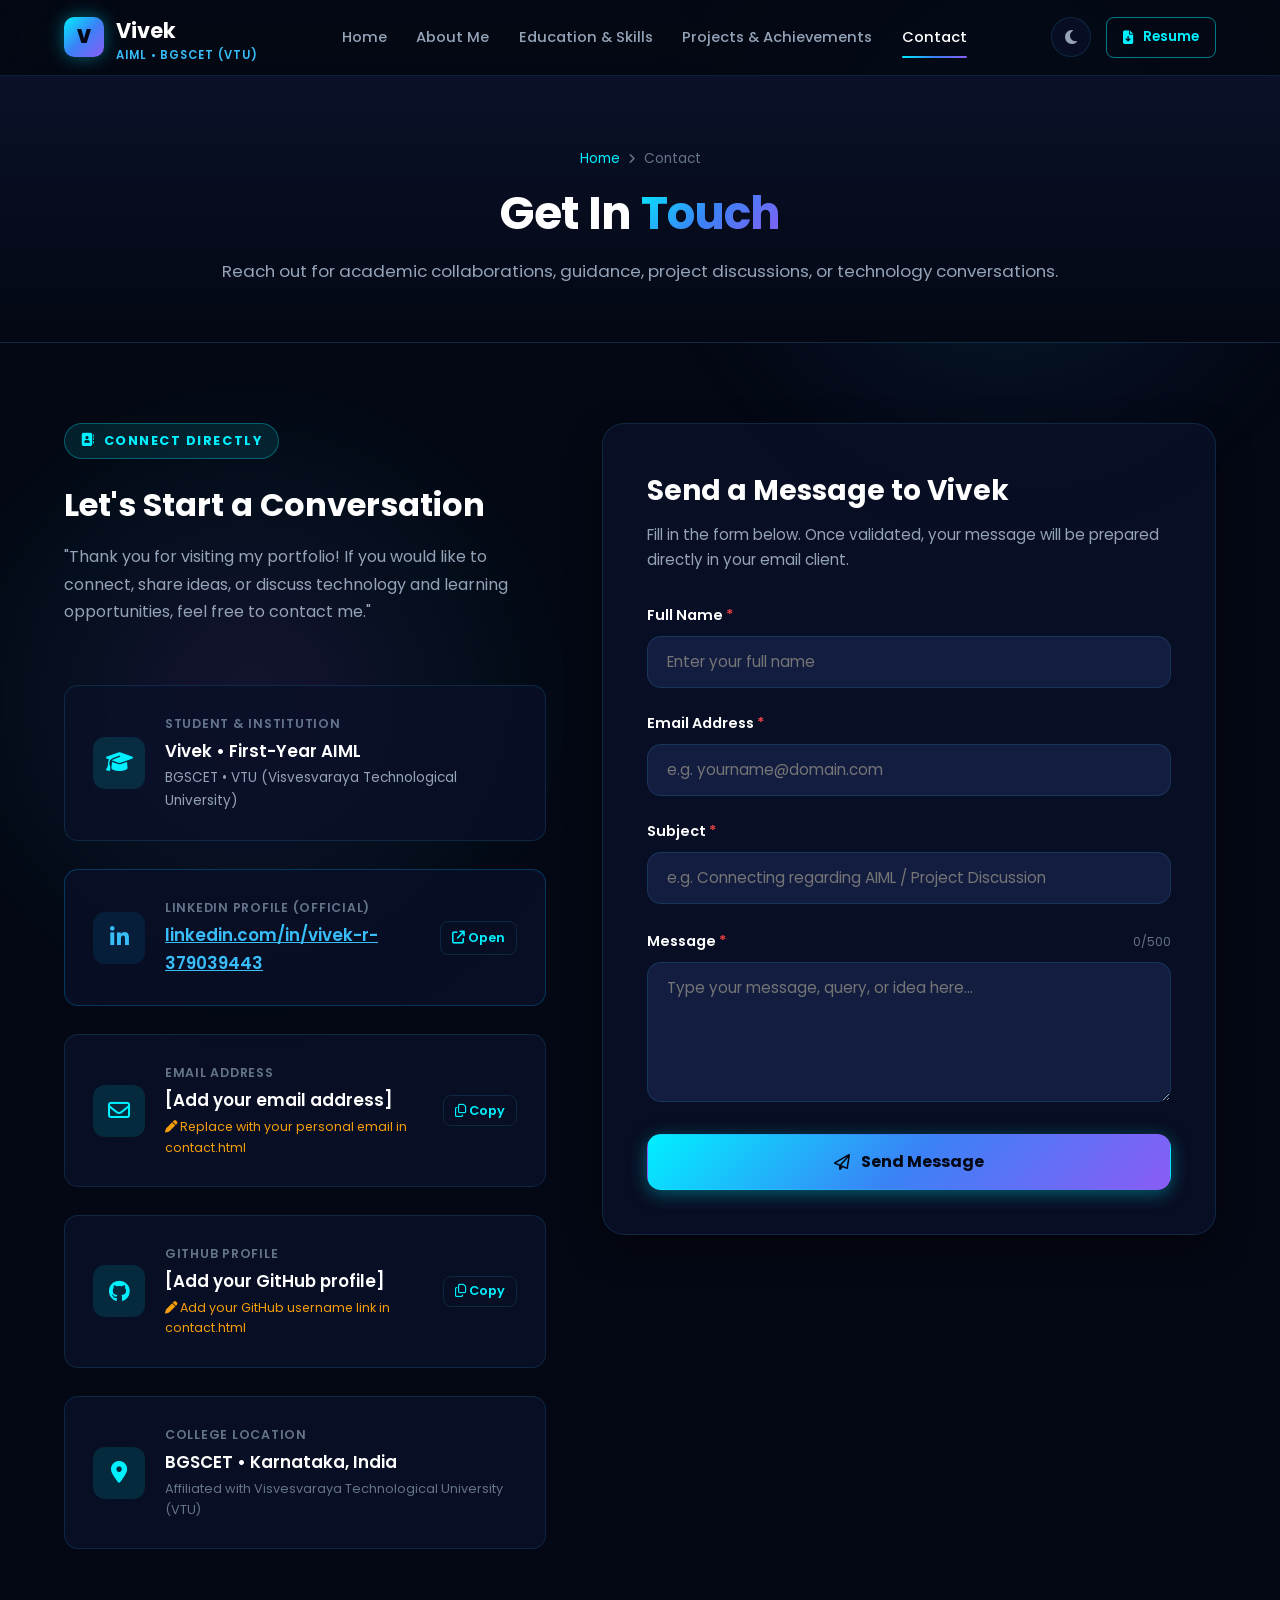
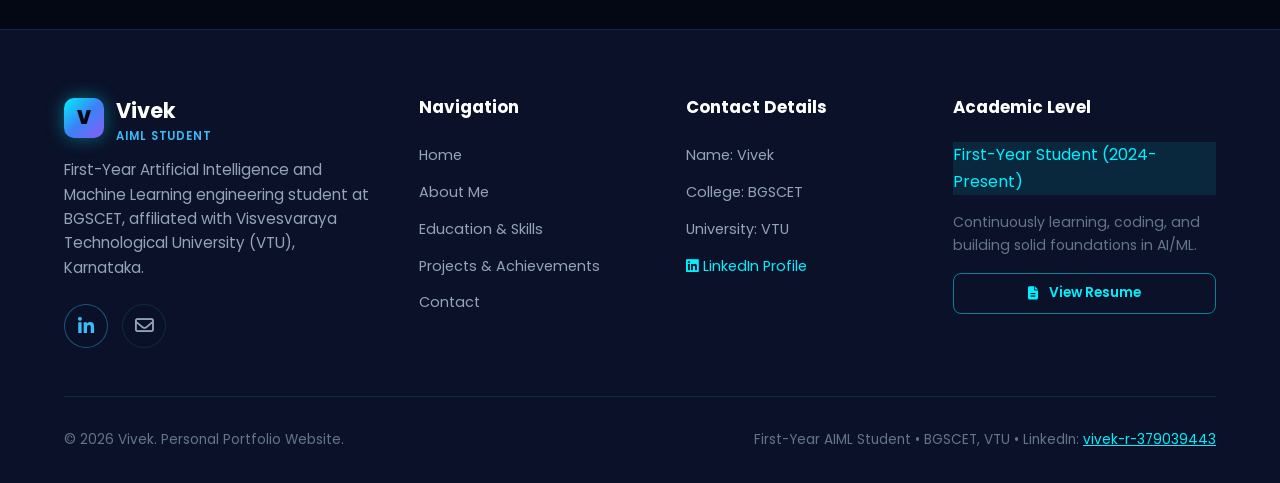
<file: contact.html>
<!DOCTYPE html>
<html lang="en">
<head>
  <meta charset="UTF-8">
  <meta name="viewport" content="width=device-width, initial-scale=1.0">
  <meta name="description" content="Get in touch with Vivek, First-Year AIML engineering student at BGSCET, VTU. Connect on LinkedIn, send an email, or share ideas.">
  <title>Get In Touch | Vivek - First-Year AIML Student</title>

  <!-- Favicon -->
  <link rel="icon" type="image/svg+xml" href="assets/images/favicon.svg">

  <!-- Google Fonts: Poppins & Fira Code -->
  <link rel="preconnect" href="https://fonts.googleapis.com">
  <link rel="preconnect" href="https://fonts.gstatic.com" crossorigin>
  <link href="https://fonts.googleapis.com/css2?family=Poppins:wght@300;400;500;600;700;800&family=Fira+Code:wght@400;500&display=swap" rel="stylesheet">

  <!-- Font Awesome Icons -->
  <link rel="stylesheet" href="https://cdnjs.cloudflare.com/ajax/libs/font-awesome/6.5.1/css/all.min.css" crossorigin="anonymous" referrerpolicy="no-referrer" />

  <!-- Main Stylesheet -->
  <link rel="stylesheet" href="css/style.css">
</head>
<body>

  <!-- ========================================================================
       NAVIGATION BAR
       ======================================================================== -->
  <header class="navbar" id="navbar">
    <div class="container nav-container">
      <a href="index.html" class="nav-logo" aria-label="Vivek Portfolio Home">
        <div class="nav-logo-icon">V</div>
        <div>
          <div>Vivek</div>
          <span class="nav-logo-meta">AIML • BGSCET (VTU)</span>
        </div>
      </a>

      <nav class="nav-menu" id="navMenu">
        <a href="index.html" class="nav-link">Home</a>
        <a href="about.html" class="nav-link">About Me</a>
        <a href="education-skills.html" class="nav-link">Education &amp; Skills</a>
        <a href="projects.html" class="nav-link">Projects &amp; Achievements</a>
        <a href="contact.html" class="nav-link active">Contact</a>
      </nav>

      <div class="nav-actions">
        <button class="theme-toggle-btn" id="themeToggle" aria-label="Toggle Dark and Light theme" title="Toggle Theme">
          <i class="fa-solid fa-moon moon-icon"></i>
          <i class="fa-solid fa-sun sun-icon"></i>
        </button>

        <a href="assets/docs/resume.html" target="_blank" class="btn btn-outline btn-sm">
          <i class="fa-solid fa-file-arrow-down"></i>
          <span>Resume</span>
        </a>

        <button class="mobile-toggle" aria-label="Toggle navigation menu" aria-expanded="false">
          <span></span>
          <span></span>
          <span></span>
        </button>
      </div>
    </div>
  </header>

  <!-- ========================================================================
       PAGE HERO BANNER
       ======================================================================== -->
  <section class="page-banner">
    <div class="container">
      <div class="breadcrumb">
        <a href="index.html">Home</a>
        <i class="fa-solid fa-angle-right" style="font-size: 0.75rem;"></i>
        <span>Contact</span>
      </div>
      <h1 class="section-title">Get In <span class="text-gradient">Touch</span></h1>
      <p class="section-description" style="margin: 0 auto;">
        Reach out for academic collaborations, guidance, project discussions, or technology conversations.
      </p>
    </div>
  </section>

  <!-- ========================================================================
       PAGE 5: CONTACT SECTION
       ======================================================================== -->
  <main class="contact-section">
    <div class="container">
      <div class="contact-layout">
        
        <!-- Left Column: Contact Cards & Official LinkedIn -->
        <div class="contact-info-col reveal">
          <div>
            <span class="section-tag"><i class="fa-solid fa-address-book"></i> Connect Directly</span>
            <h2 style="font-size: 2rem; font-weight: 700; margin-bottom: 0.75rem;">
              Let's Start a Conversation
            </h2>

            <!-- Exact Introduction Text Provided by User -->
            <p style="color: var(--text-secondary); line-height: 1.7; margin-bottom: 2rem;">
              "Thank you for visiting my portfolio! If you would like to connect, share ideas, or discuss technology and learning opportunities, feel free to contact me."
            </p>
          </div>

          <!-- Academic Affiliation Card -->
          <div class="contact-card">
            <div class="contact-icon-box">
              <i class="fa-solid fa-graduation-cap"></i>
            </div>
            <div>
              <div class="contact-label">Student &amp; Institution</div>
              <div class="contact-value">Vivek • First-Year AIML</div>
              <div style="font-size: 0.85rem; color: var(--text-secondary); margin-top: 2px;">
                BGSCET • VTU (Visvesvaraya Technological University)
              </div>
            </div>
          </div>

          <!-- Official LinkedIn Card (Connected to exact URL) -->
          <div class="contact-card" style="border-color: rgba(0, 119, 181, 0.4);">
            <div class="contact-icon-box" style="background: rgba(0, 119, 181, 0.15); color: #38bdf8;">
              <i class="fa-brands fa-linkedin-in"></i>
            </div>
            <div>
              <div class="contact-label">LinkedIn Profile (Official)</div>
              <a href="https://www.linkedin.com/in/vivek-r-379039443" target="_blank" rel="noopener noreferrer" class="contact-value" style="color: #38bdf8; text-decoration: underline;">
                linkedin.com/in/vivek-r-379039443
              </a>
            </div>
            <a href="https://www.linkedin.com/in/vivek-r-379039443" target="_blank" rel="noopener noreferrer" class="copy-btn" title="Open LinkedIn Profile">
              <i class="fa-solid fa-arrow-up-right-from-square"></i> Open
            </a>
          </div>

          <!-- Email Address Placeholder Card -->
          <div class="contact-card">
            <div class="contact-icon-box">
              <i class="fa-regular fa-envelope"></i>
            </div>
            <div>
              <div class="contact-label">Email Address</div>
              <div class="contact-value" id="vivekEmailAddress">[Add your email address]</div>
              <div style="font-size: 0.78rem; color: var(--accent-amber); margin-top: 2px;">
                <i class="fa-solid fa-pen"></i> Replace with your personal email in contact.html
              </div>
            </div>
            <button class="copy-btn" data-copy="[Add your email address]" title="Copy Email">
              <i class="fa-regular fa-copy"></i> Copy
            </button>
          </div>

          <!-- GitHub Profile Placeholder Card -->
          <div class="contact-card">
            <div class="contact-icon-box">
              <i class="fa-brands fa-github"></i>
            </div>
            <div>
              <div class="contact-label">GitHub Profile</div>
              <div class="contact-value">[Add your GitHub profile]</div>
              <div style="font-size: 0.78rem; color: var(--accent-amber); margin-top: 2px;">
                <i class="fa-solid fa-pen"></i> Add your GitHub username link in contact.html
              </div>
            </div>
            <button class="copy-btn" data-copy="[Add your GitHub profile]" title="Copy GitHub handle">
              <i class="fa-regular fa-copy"></i> Copy
            </button>
          </div>

          <!-- Location & College Info Card -->
          <div class="contact-card">
            <div class="contact-icon-box">
              <i class="fa-solid fa-location-dot"></i>
            </div>
            <div>
              <div class="contact-label">College Location</div>
              <div class="contact-value">BGSCET • Karnataka, India</div>
              <div style="font-size: 0.8rem; color: var(--text-muted); margin-top: 2px;">
                Affiliated with Visvesvaraya Technological University (VTU)
              </div>
            </div>
          </div>
        </div>

        <!-- Right Column: Modern Contact Form with Honest Client-Side Handling -->
        <div class="contact-form-card reveal">
          <div style="margin-bottom: 2rem;">
            <h2 style="font-size: 1.75rem; font-weight: 700; margin-bottom: 0.5rem;">
              Send a Message to Vivek
            </h2>
            <p style="color: var(--text-secondary); font-size: 0.95rem;">
              Fill in the form below. Once validated, your message will be prepared directly in your email client.
            </p>
          </div>

          <form id="contactForm" novalidate>
            <!-- Full Name -->
            <div class="form-group">
              <label for="name" class="form-label">
                Full Name <span style="color: #ef4444;">*</span>
              </label>
              <input type="text" id="name" name="name" class="form-control" placeholder="Enter your full name" required autocomplete="name">
              <div class="form-error-msg">Please enter your full name (at least 2 characters).</div>
            </div>

            <!-- Email Address -->
            <div class="form-group">
              <label for="email" class="form-label">
                Email Address <span style="color: #ef4444;">*</span>
              </label>
              <input type="email" id="email" name="email" class="form-control" placeholder="e.g. yourname@domain.com" required autocomplete="email">
              <div class="form-error-msg">Please enter a valid email address.</div>
            </div>

            <!-- Subject -->
            <div class="form-group">
              <label for="subject" class="form-label">
                Subject <span style="color: #ef4444;">*</span>
              </label>
              <input type="text" id="subject" name="subject" class="form-control" placeholder="e.g. Connecting regarding AIML / Project Discussion" required>
              <div class="form-error-msg">Please enter a descriptive subject line.</div>
            </div>

            <!-- Message -->
            <div class="form-group">
              <div style="display: flex; justify-content: space-between; align-items: baseline;">
                <label for="message" class="form-label">
                  Message <span style="color: #ef4444;">*</span>
                </label>
                <span class="char-counter" id="charCount">0/500</span>
              </div>
              <textarea id="message" name="message" class="form-control" maxlength="500" placeholder="Type your message, query, or idea here..." required></textarea>
              <div class="form-error-msg">Your message should be at least 10 characters long.</div>
            </div>

            <!-- Send Message Button -->
            <button type="submit" class="btn btn-primary" style="width: 100%; padding: 0.9rem 1.5rem; font-size: 1rem;">
              <i class="fa-regular fa-paper-plane"></i>
              <span>Send Message</span>
            </button>

            <!-- Honest Feedback Notice Box -->
            <div class="form-notice-box" id="formNoticeBox">
              <!-- Injected by js/main.js on submission -->
            </div>
          </form>
        </div>

      </div>
    </div>
  </main>

  <!-- ========================================================================
       FOOTER
       ======================================================================== -->
  <footer class="footer">
    <div class="container">
      <div class="footer-grid">
        <div class="footer-brand">
          <a href="index.html" class="nav-logo">
            <div class="nav-logo-icon">V</div>
            <div>
              <div>Vivek</div>
              <span class="nav-logo-meta">AIML Student</span>
            </div>
          </a>
          <p>
            First-Year Artificial Intelligence and Machine Learning engineering student at BGSCET, affiliated with Visvesvaraya Technological University (VTU), Karnataka.
          </p>
          <div class="social-links" style="margin-top: 1.5rem;">
            <a href="https://www.linkedin.com/in/vivek-r-379039443" target="_blank" rel="noopener noreferrer" class="social-btn linkedin-highlight" aria-label="LinkedIn" title="Vivek's LinkedIn Profile">
              <i class="fa-brands fa-linkedin-in"></i>
            </a>
            <a href="contact.html" class="social-btn" aria-label="Contact Vivek" title="Contact Me">
              <i class="fa-regular fa-envelope"></i>
            </a>
          </div>
        </div>

        <div>
          <h4 class="footer-heading">Navigation</h4>
          <ul class="footer-nav-list">
            <li><a href="index.html" class="footer-nav-link">Home</a></li>
            <li><a href="about.html" class="footer-nav-link">About Me</a></li>
            <li><a href="education-skills.html" class="footer-nav-link">Education &amp; Skills</a></li>
            <li><a href="projects.html" class="footer-nav-link">Projects &amp; Achievements</a></li>
            <li><a href="contact.html" class="footer-nav-link">Contact</a></li>
          </ul>
        </div>

        <div>
          <h4 class="footer-heading">Contact Details</h4>
          <ul class="footer-nav-list">
            <li><span class="footer-nav-link">Name: Vivek</span></li>
            <li><span class="footer-nav-link">College: BGSCET</span></li>
            <li><span class="footer-nav-link">University: VTU</span></li>
            <li><a href="https://www.linkedin.com/in/vivek-r-379039443" target="_blank" rel="noopener noreferrer" class="footer-nav-link" style="color: var(--electric-blue);"><i class="fa-brands fa-linkedin"></i> LinkedIn Profile</a></li>
          </ul>
        </div>

        <div>
          <h4 class="footer-heading">Academic Level</h4>
          <div class="status-badge" style="margin-bottom: 1rem; background: rgba(0, 240, 255, 0.1); border-color: rgba(0, 240, 255, 0.3); color: var(--electric-blue);">
            <span class="status-dot" style="background: var(--electric-blue); box-shadow: 0 0 8px var(--electric-blue);"></span>
            <span>First-Year Student (2024-Present)</span>
          </div>
          <p style="font-size: 0.88rem; color: var(--text-muted); margin-bottom: 1rem;">
            Continuously learning, coding, and building solid foundations in AI/ML.
          </p>
          <a href="assets/docs/resume.html" target="_blank" class="btn btn-outline btn-sm" style="width: 100%;">
            <i class="fa-solid fa-file-lines"></i>
            <span>View Resume</span>
          </a>
        </div>
      </div>

      <div class="footer-bottom">
        <div>
          &copy; 2026 Vivek. Personal Portfolio Website.
        </div>
        <div>
          First-Year AIML Student • BGSCET, VTU • LinkedIn: <a href="https://www.linkedin.com/in/vivek-r-379039443" target="_blank" rel="noopener noreferrer" style="color: var(--electric-blue); text-decoration: underline;">vivek-r-379039443</a>
        </div>
      </div>
    </div>
  </footer>

  <!-- Back to Top Button -->
  <button class="back-to-top" id="backToTop" aria-label="Scroll back to top" title="Back to Top">
    <i class="fa-solid fa-chevron-up"></i>
  </button>

  <script src="js/main.js"></script>
</body>
</html>
</file>
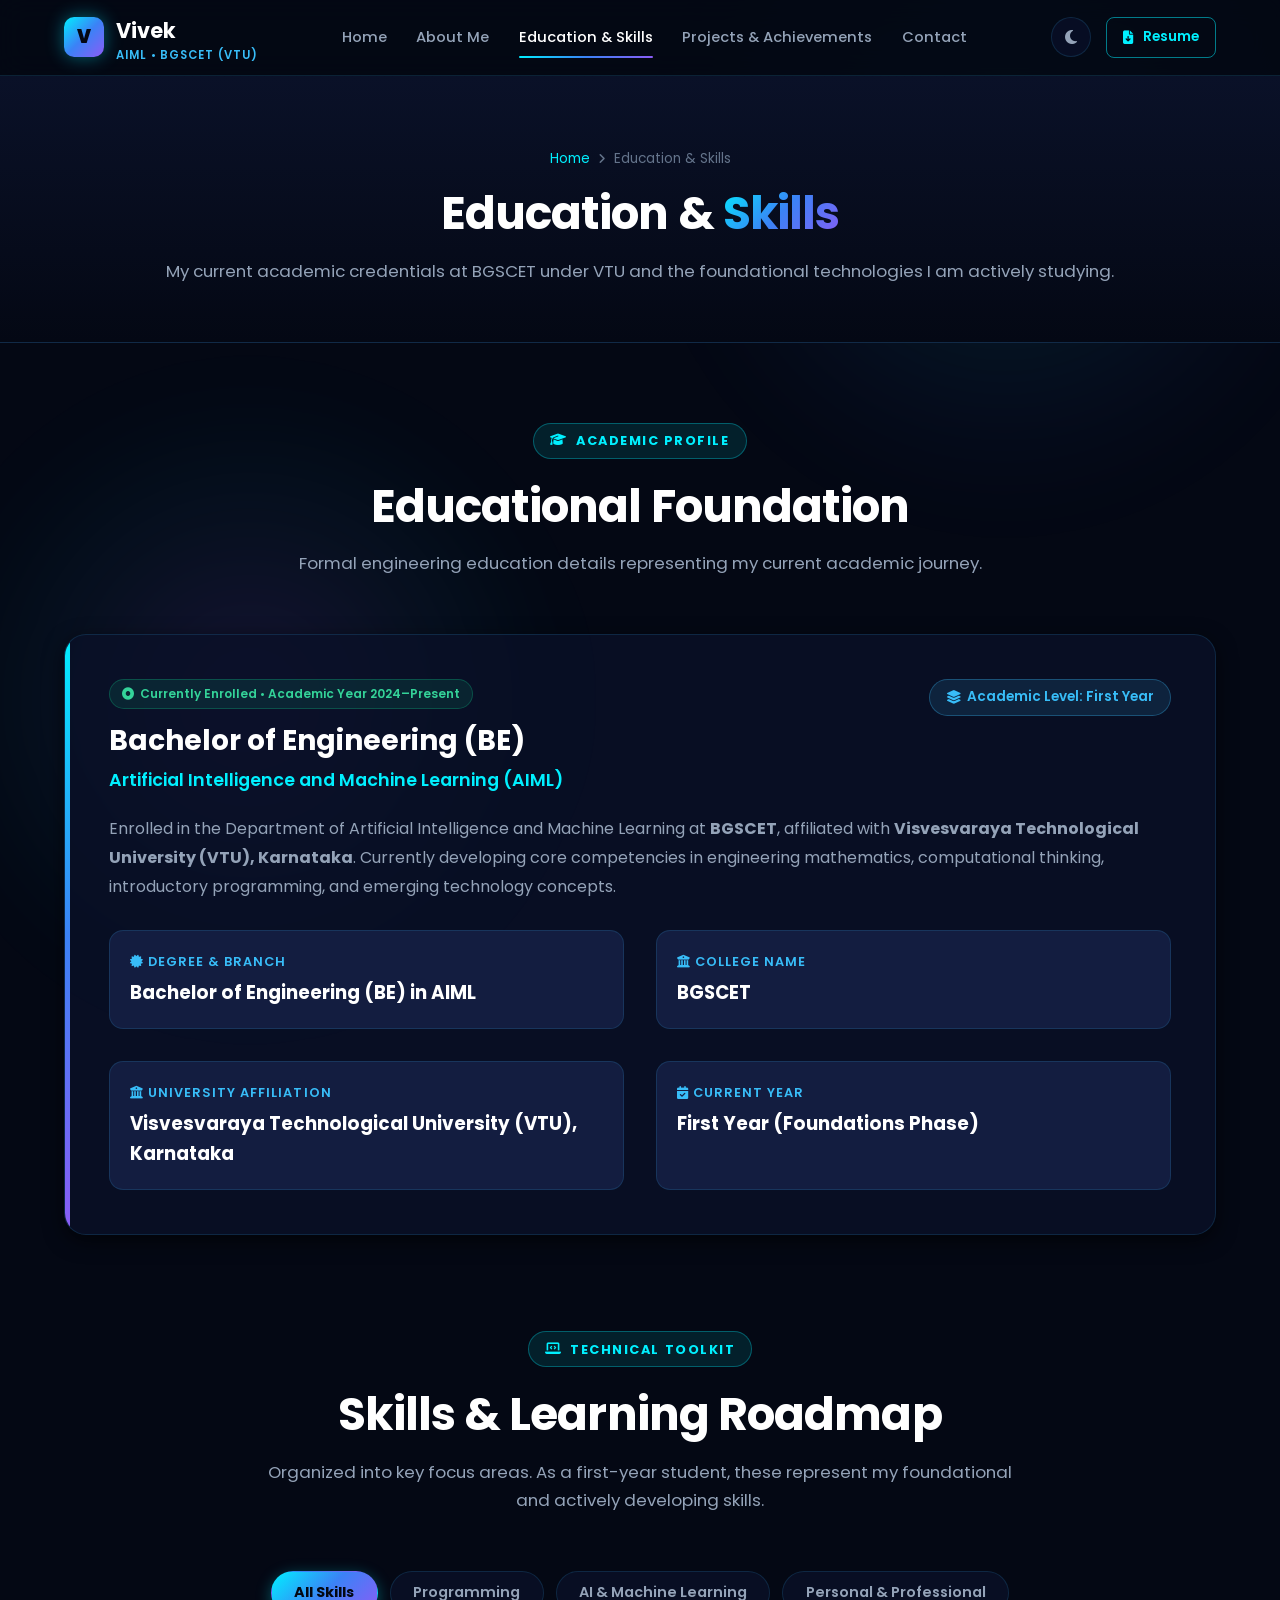
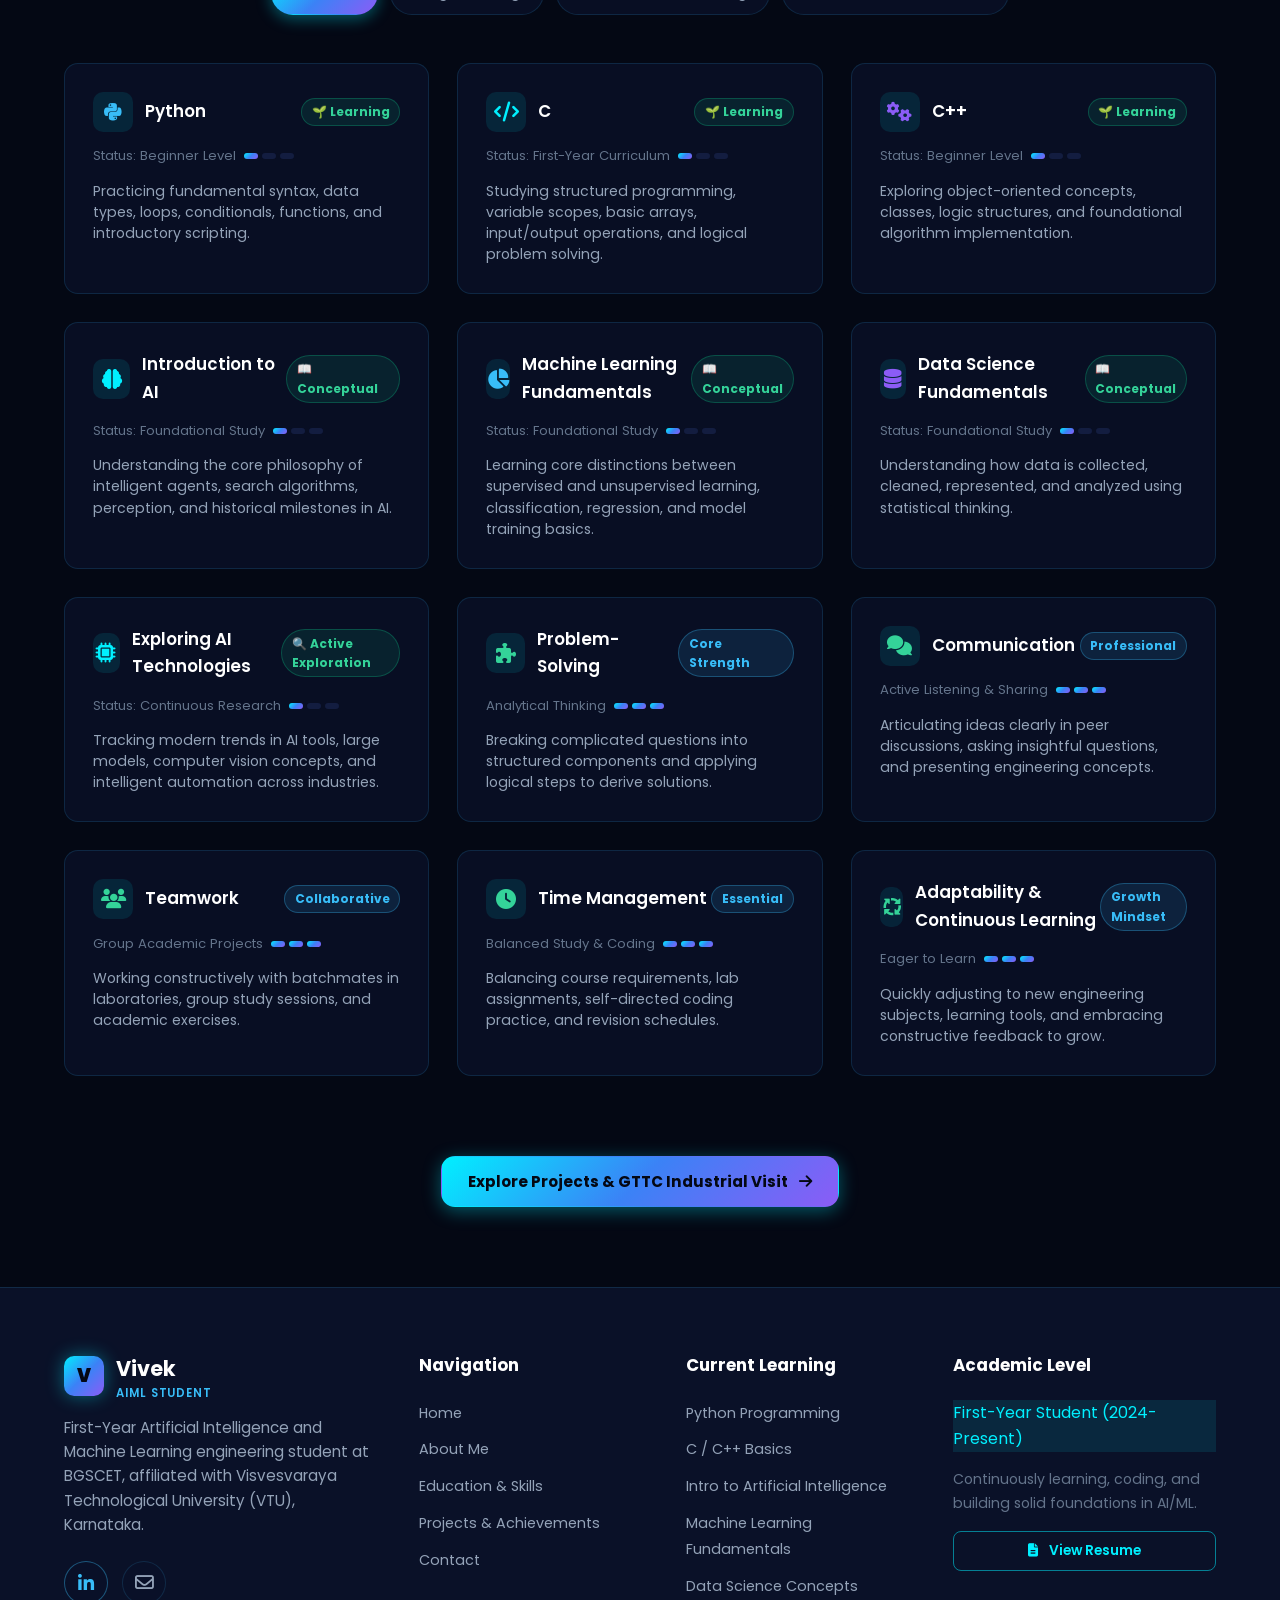
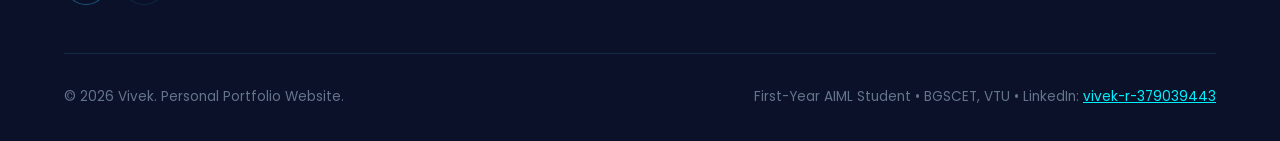
<file: education-skills.html>
<!DOCTYPE html>
<html lang="en">
<head>
  <meta charset="UTF-8">
  <meta name="viewport" content="width=device-width, initial-scale=1.0">
  <meta name="description" content="Education and beginner skills of Vivek, First-Year AIML engineering student at BGSCET, VTU. Programming languages, AI/ML concepts, and personal skills.">
  <title>Education &amp; Skills | Vivek - First-Year AIML Student</title>

  <!-- Favicon -->
  <link rel="icon" type="image/svg+xml" href="assets/images/favicon.svg">

  <!-- Google Fonts: Poppins & Fira Code -->
  <link rel="preconnect" href="https://fonts.googleapis.com">
  <link rel="preconnect" href="https://fonts.gstatic.com" crossorigin>
  <link href="https://fonts.googleapis.com/css2?family=Poppins:wght@300;400;500;600;700;800&family=Fira+Code:wght@400;500&display=swap" rel="stylesheet">

  <!-- Font Awesome Icons -->
  <link rel="stylesheet" href="https://cdnjs.cloudflare.com/ajax/libs/font-awesome/6.5.1/css/all.min.css" crossorigin="anonymous" referrerpolicy="no-referrer" />

  <!-- Main Stylesheet -->
  <link rel="stylesheet" href="css/style.css">
</head>
<body>

  <!-- ========================================================================
       NAVIGATION BAR
       ======================================================================== -->
  <header class="navbar" id="navbar">
    <div class="container nav-container">
      <a href="index.html" class="nav-logo" aria-label="Vivek Portfolio Home">
        <div class="nav-logo-icon">V</div>
        <div>
          <div>Vivek</div>
          <span class="nav-logo-meta">AIML • BGSCET (VTU)</span>
        </div>
      </a>

      <nav class="nav-menu" id="navMenu">
        <a href="index.html" class="nav-link">Home</a>
        <a href="about.html" class="nav-link">About Me</a>
        <a href="education-skills.html" class="nav-link active">Education &amp; Skills</a>
        <a href="projects.html" class="nav-link">Projects &amp; Achievements</a>
        <a href="contact.html" class="nav-link">Contact</a>
      </nav>

      <div class="nav-actions">
        <button class="theme-toggle-btn" id="themeToggle" aria-label="Toggle Dark and Light theme" title="Toggle Theme">
          <i class="fa-solid fa-moon moon-icon"></i>
          <i class="fa-solid fa-sun sun-icon"></i>
        </button>

        <a href="assets/docs/resume.html" target="_blank" class="btn btn-outline btn-sm">
          <i class="fa-solid fa-file-arrow-down"></i>
          <span>Resume</span>
        </a>

        <button class="mobile-toggle" aria-label="Toggle navigation menu" aria-expanded="false">
          <span></span>
          <span></span>
          <span></span>
        </button>
      </div>
    </div>
  </header>

  <!-- ========================================================================
       PAGE HERO BANNER
       ======================================================================== -->
  <section class="page-banner">
    <div class="container">
      <div class="breadcrumb">
        <a href="index.html">Home</a>
        <i class="fa-solid fa-angle-right" style="font-size: 0.75rem;"></i>
        <span>Education &amp; Skills</span>
      </div>
      <h1 class="section-title">Education &amp; <span class="text-gradient">Skills</span></h1>
      <p class="section-description" style="margin: 0 auto;">
        My current academic credentials at BGSCET under VTU and the foundational technologies I am actively studying.
      </p>
    </div>
  </section>

  <!-- ========================================================================
       PAGE 3: EDUCATION SECTION
       ======================================================================== -->
  <main class="edu-skills-section">
    <div class="container">
      
      <div class="section-header reveal">
        <span class="section-tag"><i class="fa-solid fa-graduation-cap"></i> Academic Profile</span>
        <h2 class="section-title">Educational Foundation</h2>
        <p class="section-description">
          Formal engineering education details representing my current academic journey.
        </p>
      </div>

      <!-- Hero Education Card -->
      <div class="education-card-hero reveal">
        <div style="display: flex; justify-content: space-between; align-items: flex-start; flex-wrap: wrap; gap: 1rem; margin-bottom: 1.25rem;">
          <div>
            <div class="badge badge-learning" style="margin-bottom: 0.6rem;">
              <i class="fa-solid fa-circle-dot"></i> Currently Enrolled • Academic Year 2024–Present
            </div>
            <h3 style="font-size: 1.75rem; font-weight: 700; color: var(--text-primary);">
              Bachelor of Engineering (BE)
            </h3>
            <p style="color: var(--electric-blue); font-size: 1.1rem; font-weight: 600; margin-top: 2px;">
              Artificial Intelligence and Machine Learning (AIML)
            </p>
          </div>
          <span class="badge" style="font-size: 0.85rem; padding: 0.4rem 1rem;">
            <i class="fa-solid fa-layer-group"></i> Academic Level: First Year
          </span>
        </div>

        <p style="color: var(--text-secondary); line-height: 1.8; margin-bottom: 1.75rem;">
          Enrolled in the Department of Artificial Intelligence and Machine Learning at <strong>BGSCET</strong>, affiliated with <strong>Visvesvaraya Technological University (VTU), Karnataka</strong>. Currently developing core competencies in engineering mathematics, computational thinking, introductory programming, and emerging technology concepts.
        </p>

        <!-- Education Breakdown Grid -->
        <div class="edu-grid">
          <div class="edu-field">
            <div class="edu-field-title"><i class="fa-solid fa-certificate"></i> Degree &amp; Branch</div>
            <div class="edu-field-val">Bachelor of Engineering (BE) in AIML</div>
          </div>

          <div class="edu-field">
            <div class="edu-field-title"><i class="fa-solid fa-building-columns"></i> College Name</div>
            <div class="edu-field-val">BGSCET</div>
          </div>

          <div class="edu-field">
            <div class="edu-field-title"><i class="fa-solid fa-university"></i> University Affiliation</div>
            <div class="edu-field-val">Visvesvaraya Technological University (VTU), Karnataka</div>
          </div>

          <div class="edu-field">
            <div class="edu-field-title"><i class="fa-solid fa-calendar-check"></i> Current Year</div>
            <div class="edu-field-val">First Year (Foundations Phase)</div>
          </div>
        </div>
      </div>

      <!-- ====================================================================
           SKILLS SECTION (HONEST BEGINNER / LEARNING PRESENTATION)
           ==================================================================== -->
      <div class="reveal" style="margin-top: 6rem;" id="skills">
        <div class="section-header">
          <span class="section-tag"><i class="fa-solid fa-laptop-code"></i> Technical Toolkit</span>
          <h2 class="section-title">Skills &amp; Learning Roadmap</h2>
          <p class="section-description">
            Organized into key focus areas. As a first-year student, these represent my foundational and actively developing skills.
          </p>
        </div>

        <!-- Category Filter Tabs -->
        <div class="skills-filter">
          <button class="filter-btn active" data-filter="all">All Skills</button>
          <button class="filter-btn" data-filter="programming">Programming</button>
          <button class="filter-btn" data-filter="aiml">AI &amp; Machine Learning</button>
          <button class="filter-btn" data-filter="personal">Personal &amp; Professional</button>
        </div>

        <!-- Skills Grid Container -->
        <div class="skills-grid">
          
          <!-- Skill: Python -->
          <div class="skill-card filterable-item" data-category="programming">
            <div class="skill-header">
              <div class="skill-title-group">
                <div class="skill-icon"><i class="fa-brands fa-python" style="color: #38bdf8;"></i></div>
                <h3 class="skill-name">Python</h3>
              </div>
              <span class="skill-learning-tag">🌱 Learning</span>
            </div>
            <div class="learning-indicator">
              <span>Status: Beginner Level</span>
              <div class="indicator-dots">
                <div class="indicator-dot active"></div>
                <div class="indicator-dot"></div>
                <div class="indicator-dot"></div>
              </div>
            </div>
            <p class="skill-desc">
              Practicing fundamental syntax, data types, loops, conditionals, functions, and introductory scripting.
            </p>
          </div>

          <!-- Skill: C -->
          <div class="skill-card filterable-item" data-category="programming">
            <div class="skill-header">
              <div class="skill-title-group">
                <div class="skill-icon"><i class="fa-solid fa-code" style="color: #00f0ff;"></i></div>
                <h3 class="skill-name">C</h3>
              </div>
              <span class="skill-learning-tag">🌱 Learning</span>
            </div>
            <div class="learning-indicator">
              <span>Status: First-Year Curriculum</span>
              <div class="indicator-dots">
                <div class="indicator-dot active"></div>
                <div class="indicator-dot"></div>
                <div class="indicator-dot"></div>
              </div>
            </div>
            <p class="skill-desc">
              Studying structured programming, variable scopes, basic arrays, input/output operations, and logical problem solving.
            </p>
          </div>

          <!-- Skill: C++ -->
          <div class="skill-card filterable-item" data-category="programming">
            <div class="skill-header">
              <div class="skill-title-group">
                <div class="skill-icon"><i class="fa-solid fa-gears" style="color: #8b5cf6;"></i></div>
                <h3 class="skill-name">C++</h3>
              </div>
              <span class="skill-learning-tag">🌱 Learning</span>
            </div>
            <div class="learning-indicator">
              <span>Status: Beginner Level</span>
              <div class="indicator-dots">
                <div class="indicator-dot active"></div>
                <div class="indicator-dot"></div>
                <div class="indicator-dot"></div>
              </div>
            </div>
            <p class="skill-desc">
              Exploring object-oriented concepts, classes, logic structures, and foundational algorithm implementation.
            </p>
          </div>

          <!-- Skill: Introduction to Artificial Intelligence -->
          <div class="skill-card filterable-item" data-category="aiml">
            <div class="skill-header">
              <div class="skill-title-group">
                <div class="skill-icon"><i class="fa-solid fa-brain" style="color: #00f0ff;"></i></div>
                <h3 class="skill-name">Introduction to AI</h3>
              </div>
              <span class="skill-learning-tag">📖 Conceptual</span>
            </div>
            <div class="learning-indicator">
              <span>Status: Foundational Study</span>
              <div class="indicator-dots">
                <div class="indicator-dot active"></div>
                <div class="indicator-dot"></div>
                <div class="indicator-dot"></div>
              </div>
            </div>
            <p class="skill-desc">
              Understanding the core philosophy of intelligent agents, search algorithms, perception, and historical milestones in AI.
            </p>
          </div>

          <!-- Skill: Machine Learning Fundamentals -->
          <div class="skill-card filterable-item" data-category="aiml">
            <div class="skill-header">
              <div class="skill-title-group">
                <div class="skill-icon"><i class="fa-solid fa-chart-pie" style="color: #38bdf8;"></i></div>
                <h3 class="skill-name">Machine Learning Fundamentals</h3>
              </div>
              <span class="skill-learning-tag">📖 Conceptual</span>
            </div>
            <div class="learning-indicator">
              <span>Status: Foundational Study</span>
              <div class="indicator-dots">
                <div class="indicator-dot active"></div>
                <div class="indicator-dot"></div>
                <div class="indicator-dot"></div>
              </div>
            </div>
            <p class="skill-desc">
              Learning core distinctions between supervised and unsupervised learning, classification, regression, and model training basics.
            </p>
          </div>

          <!-- Skill: Data Science Fundamentals -->
          <div class="skill-card filterable-item" data-category="aiml">
            <div class="skill-header">
              <div class="skill-title-group">
                <div class="skill-icon"><i class="fa-solid fa-database" style="color: #8b5cf6;"></i></div>
                <h3 class="skill-name">Data Science Fundamentals</h3>
              </div>
              <span class="skill-learning-tag">📖 Conceptual</span>
            </div>
            <div class="learning-indicator">
              <span>Status: Foundational Study</span>
              <div class="indicator-dots">
                <div class="indicator-dot active"></div>
                <div class="indicator-dot"></div>
                <div class="indicator-dot"></div>
              </div>
            </div>
            <p class="skill-desc">
              Understanding how data is collected, cleaned, represented, and analyzed using statistical thinking.
            </p>
          </div>

          <!-- Skill: Exploring AI Technologies -->
          <div class="skill-card filterable-item" data-category="aiml">
            <div class="skill-header">
              <div class="skill-title-group">
                <div class="skill-icon"><i class="fa-solid fa-microchip" style="color: #00f0ff;"></i></div>
                <h3 class="skill-name">Exploring AI Technologies</h3>
              </div>
              <span class="skill-learning-tag">🔍 Active Exploration</span>
            </div>
            <div class="learning-indicator">
              <span>Status: Continuous Research</span>
              <div class="indicator-dots">
                <div class="indicator-dot active"></div>
                <div class="indicator-dot"></div>
                <div class="indicator-dot"></div>
              </div>
            </div>
            <p class="skill-desc">
              Tracking modern trends in AI tools, large models, computer vision concepts, and intelligent automation across industries.
            </p>
          </div>

          <!-- Skill: Problem-solving -->
          <div class="skill-card filterable-item" data-category="personal">
            <div class="skill-header">
              <div class="skill-title-group">
                <div class="skill-icon"><i class="fa-solid fa-puzzle-piece" style="color: #34d399;"></i></div>
                <h3 class="skill-name">Problem-Solving</h3>
              </div>
              <span class="skill-learning-tag" style="color: #38bdf8; background: rgba(56, 189, 248, 0.12); border-color: rgba(56, 189, 248, 0.3);">Core Strength</span>
            </div>
            <div class="learning-indicator">
              <span>Analytical Thinking</span>
              <div class="indicator-dots">
                <div class="indicator-dot active"></div>
                <div class="indicator-dot active"></div>
                <div class="indicator-dot active"></div>
              </div>
            </div>
            <p class="skill-desc">
              Breaking complicated questions into structured components and applying logical steps to derive solutions.
            </p>
          </div>

          <!-- Skill: Communication -->
          <div class="skill-card filterable-item" data-category="personal">
            <div class="skill-header">
              <div class="skill-title-group">
                <div class="skill-icon"><i class="fa-solid fa-comments" style="color: #34d399;"></i></div>
                <h3 class="skill-name">Communication</h3>
              </div>
              <span class="skill-learning-tag" style="color: #38bdf8; background: rgba(56, 189, 248, 0.12); border-color: rgba(56, 189, 248, 0.3);">Professional</span>
            </div>
            <div class="learning-indicator">
              <span>Active Listening &amp; Sharing</span>
              <div class="indicator-dots">
                <div class="indicator-dot active"></div>
                <div class="indicator-dot active"></div>
                <div class="indicator-dot active"></div>
              </div>
            </div>
            <p class="skill-desc">
              Articulating ideas clearly in peer discussions, asking insightful questions, and presenting engineering concepts.
            </p>
          </div>

          <!-- Skill: Teamwork -->
          <div class="skill-card filterable-item" data-category="personal">
            <div class="skill-header">
              <div class="skill-title-group">
                <div class="skill-icon"><i class="fa-solid fa-users" style="color: #34d399;"></i></div>
                <h3 class="skill-name">Teamwork</h3>
              </div>
              <span class="skill-learning-tag" style="color: #38bdf8; background: rgba(56, 189, 248, 0.12); border-color: rgba(56, 189, 248, 0.3);">Collaborative</span>
            </div>
            <div class="learning-indicator">
              <span>Group Academic Projects</span>
              <div class="indicator-dots">
                <div class="indicator-dot active"></div>
                <div class="indicator-dot active"></div>
                <div class="indicator-dot active"></div>
              </div>
            </div>
            <p class="skill-desc">
              Working constructively with batchmates in laboratories, group study sessions, and academic exercises.
            </p>
          </div>

          <!-- Skill: Time Management -->
          <div class="skill-card filterable-item" data-category="personal">
            <div class="skill-header">
              <div class="skill-title-group">
                <div class="skill-icon"><i class="fa-solid fa-clock" style="color: #34d399;"></i></div>
                <h3 class="skill-name">Time Management</h3>
              </div>
              <span class="skill-learning-tag" style="color: #38bdf8; background: rgba(56, 189, 248, 0.12); border-color: rgba(56, 189, 248, 0.3);">Essential</span>
            </div>
            <div class="learning-indicator">
              <span>Balanced Study &amp; Coding</span>
              <div class="indicator-dots">
                <div class="indicator-dot active"></div>
                <div class="indicator-dot active"></div>
                <div class="indicator-dot active"></div>
              </div>
            </div>
            <p class="skill-desc">
              Balancing course requirements, lab assignments, self-directed coding practice, and revision schedules.
            </p>
          </div>

          <!-- Skill: Adaptability & Continuous Learning -->
          <div class="skill-card filterable-item" data-category="personal">
            <div class="skill-header">
              <div class="skill-title-group">
                <div class="skill-icon"><i class="fa-solid fa-arrows-spin" style="color: #34d399;"></i></div>
                <h3 class="skill-name">Adaptability &amp; Continuous Learning</h3>
              </div>
              <span class="skill-learning-tag" style="color: #38bdf8; background: rgba(56, 189, 248, 0.12); border-color: rgba(56, 189, 248, 0.3);">Growth Mindset</span>
            </div>
            <div class="learning-indicator">
              <span>Eager to Learn</span>
              <div class="indicator-dots">
                <div class="indicator-dot active"></div>
                <div class="indicator-dot active"></div>
                <div class="indicator-dot active"></div>
              </div>
            </div>
            <p class="skill-desc">
              Quickly adjusting to new engineering subjects, learning tools, and embracing constructive feedback to grow.
            </p>
          </div>

        </div>
      </div>

      <!-- Navigation Next Page CTA -->
      <div style="text-align: center; margin-top: 5rem;" class="reveal">
        <a href="projects.html" class="btn btn-primary">
          <span>Explore Projects &amp; GTTC Industrial Visit</span>
          <i class="fa-solid fa-arrow-right"></i>
        </a>
      </div>

    </div>
  </main>

  <!-- ========================================================================
       FOOTER
       ======================================================================== -->
  <footer class="footer">
    <div class="container">
      <div class="footer-grid">
        <div class="footer-brand">
          <a href="index.html" class="nav-logo">
            <div class="nav-logo-icon">V</div>
            <div>
              <div>Vivek</div>
              <span class="nav-logo-meta">AIML Student</span>
            </div>
          </a>
          <p>
            First-Year Artificial Intelligence and Machine Learning engineering student at BGSCET, affiliated with Visvesvaraya Technological University (VTU), Karnataka.
          </p>
          <div class="social-links" style="margin-top: 1.5rem;">
            <a href="https://www.linkedin.com/in/vivek-r-379039443" target="_blank" rel="noopener noreferrer" class="social-btn linkedin-highlight" aria-label="LinkedIn" title="Vivek's LinkedIn Profile">
              <i class="fa-brands fa-linkedin-in"></i>
            </a>
            <a href="contact.html" class="social-btn" aria-label="Contact Vivek" title="Contact Me">
              <i class="fa-regular fa-envelope"></i>
            </a>
          </div>
        </div>

        <div>
          <h4 class="footer-heading">Navigation</h4>
          <ul class="footer-nav-list">
            <li><a href="index.html" class="footer-nav-link">Home</a></li>
            <li><a href="about.html" class="footer-nav-link">About Me</a></li>
            <li><a href="education-skills.html" class="footer-nav-link">Education &amp; Skills</a></li>
            <li><a href="projects.html" class="footer-nav-link">Projects &amp; Achievements</a></li>
            <li><a href="contact.html" class="footer-nav-link">Contact</a></li>
          </ul>
        </div>

        <div>
          <h4 class="footer-heading">Current Learning</h4>
          <ul class="footer-nav-list">
            <li><span class="footer-nav-link">Python Programming</span></li>
            <li><span class="footer-nav-link">C / C++ Basics</span></li>
            <li><span class="footer-nav-link">Intro to Artificial Intelligence</span></li>
            <li><span class="footer-nav-link">Machine Learning Fundamentals</span></li>
            <li><span class="footer-nav-link">Data Science Concepts</span></li>
          </ul>
        </div>

        <div>
          <h4 class="footer-heading">Academic Level</h4>
          <div class="status-badge" style="margin-bottom: 1rem; background: rgba(0, 240, 255, 0.1); border-color: rgba(0, 240, 255, 0.3); color: var(--electric-blue);">
            <span class="status-dot" style="background: var(--electric-blue); box-shadow: 0 0 8px var(--electric-blue);"></span>
            <span>First-Year Student (2024-Present)</span>
          </div>
          <p style="font-size: 0.88rem; color: var(--text-muted); margin-bottom: 1rem;">
            Continuously learning, coding, and building solid foundations in AI/ML.
          </p>
          <a href="assets/docs/resume.html" target="_blank" class="btn btn-outline btn-sm" style="width: 100%;">
            <i class="fa-solid fa-file-lines"></i>
            <span>View Resume</span>
          </a>
        </div>
      </div>

      <div class="footer-bottom">
        <div>
          &copy; 2026 Vivek. Personal Portfolio Website.
        </div>
        <div>
          First-Year AIML Student • BGSCET, VTU • LinkedIn: <a href="https://www.linkedin.com/in/vivek-r-379039443" target="_blank" rel="noopener noreferrer" style="color: var(--electric-blue); text-decoration: underline;">vivek-r-379039443</a>
        </div>
      </div>
    </div>
  </footer>

  <!-- Back to Top Button -->
  <button class="back-to-top" id="backToTop" aria-label="Scroll back to top" title="Back to Top">
    <i class="fa-solid fa-chevron-up"></i>
  </button>

  <script src="js/main.js"></script>
</body>
</html>
</file>
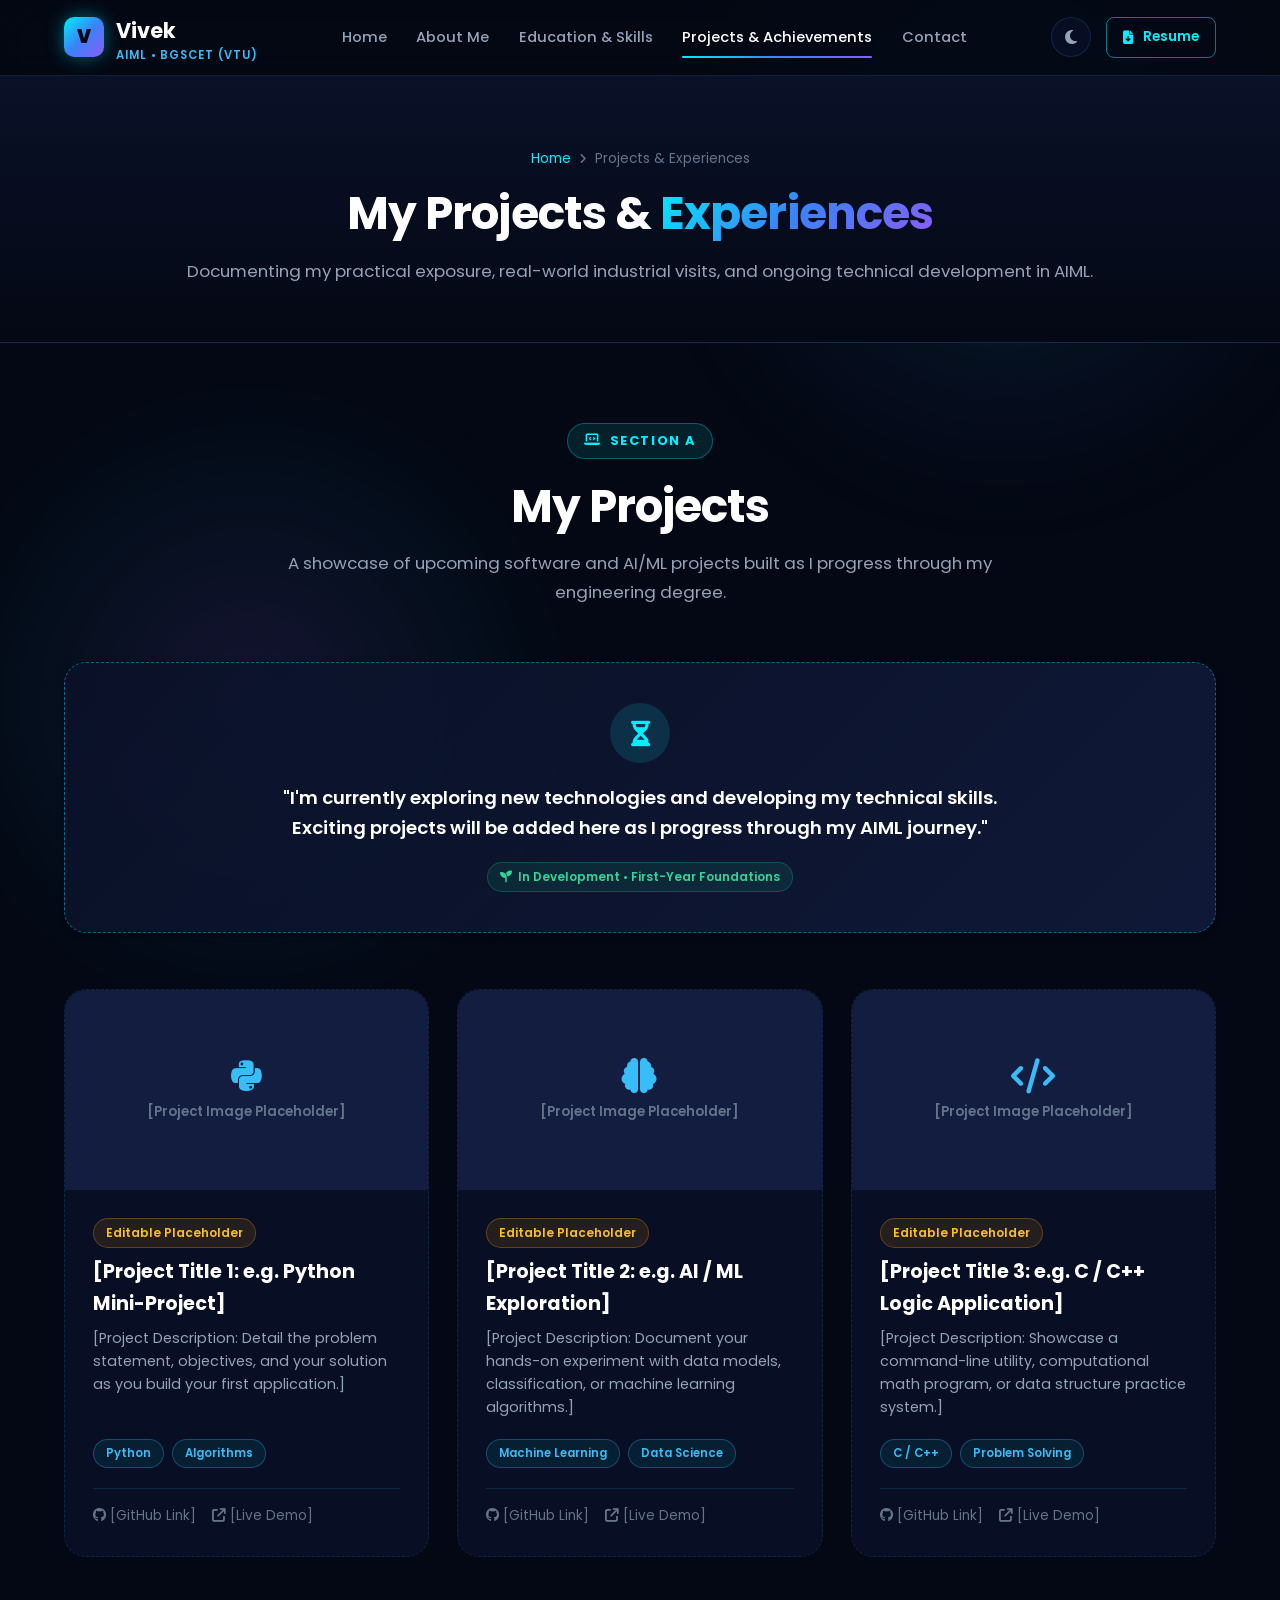
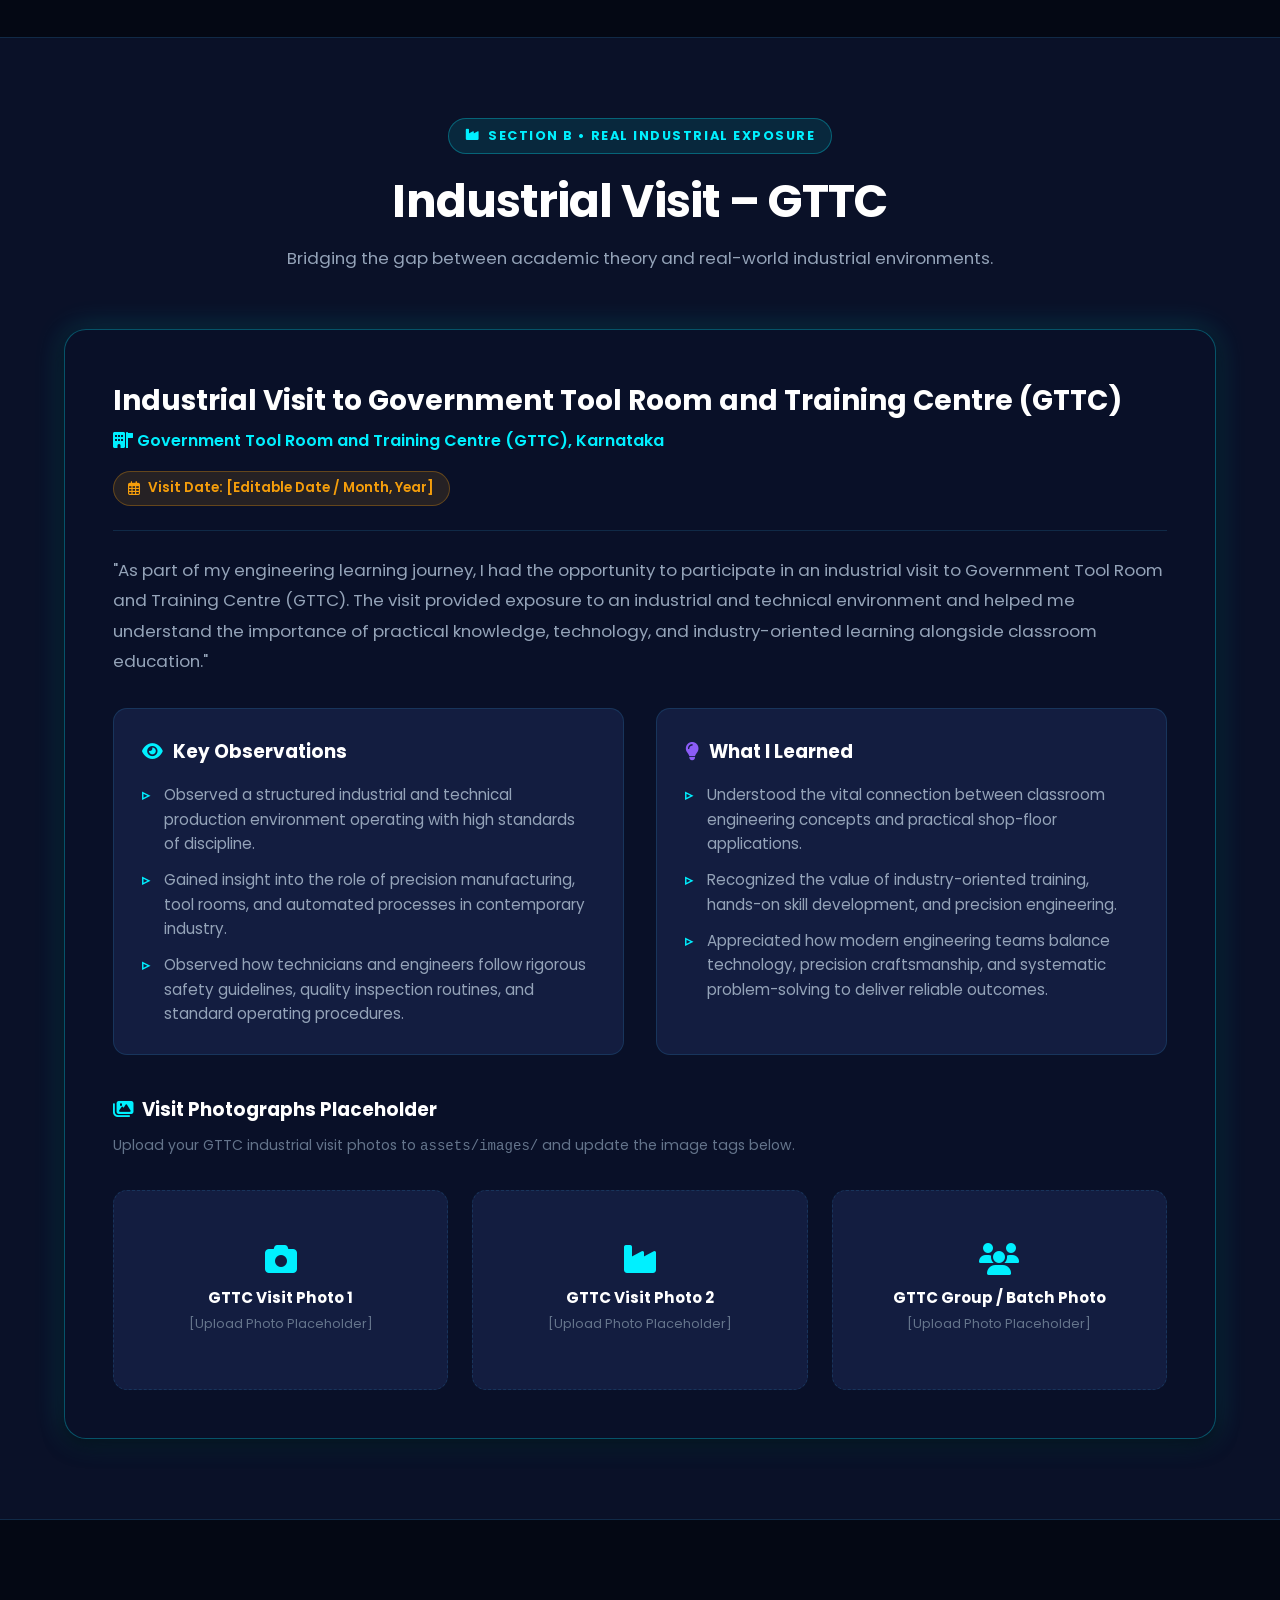
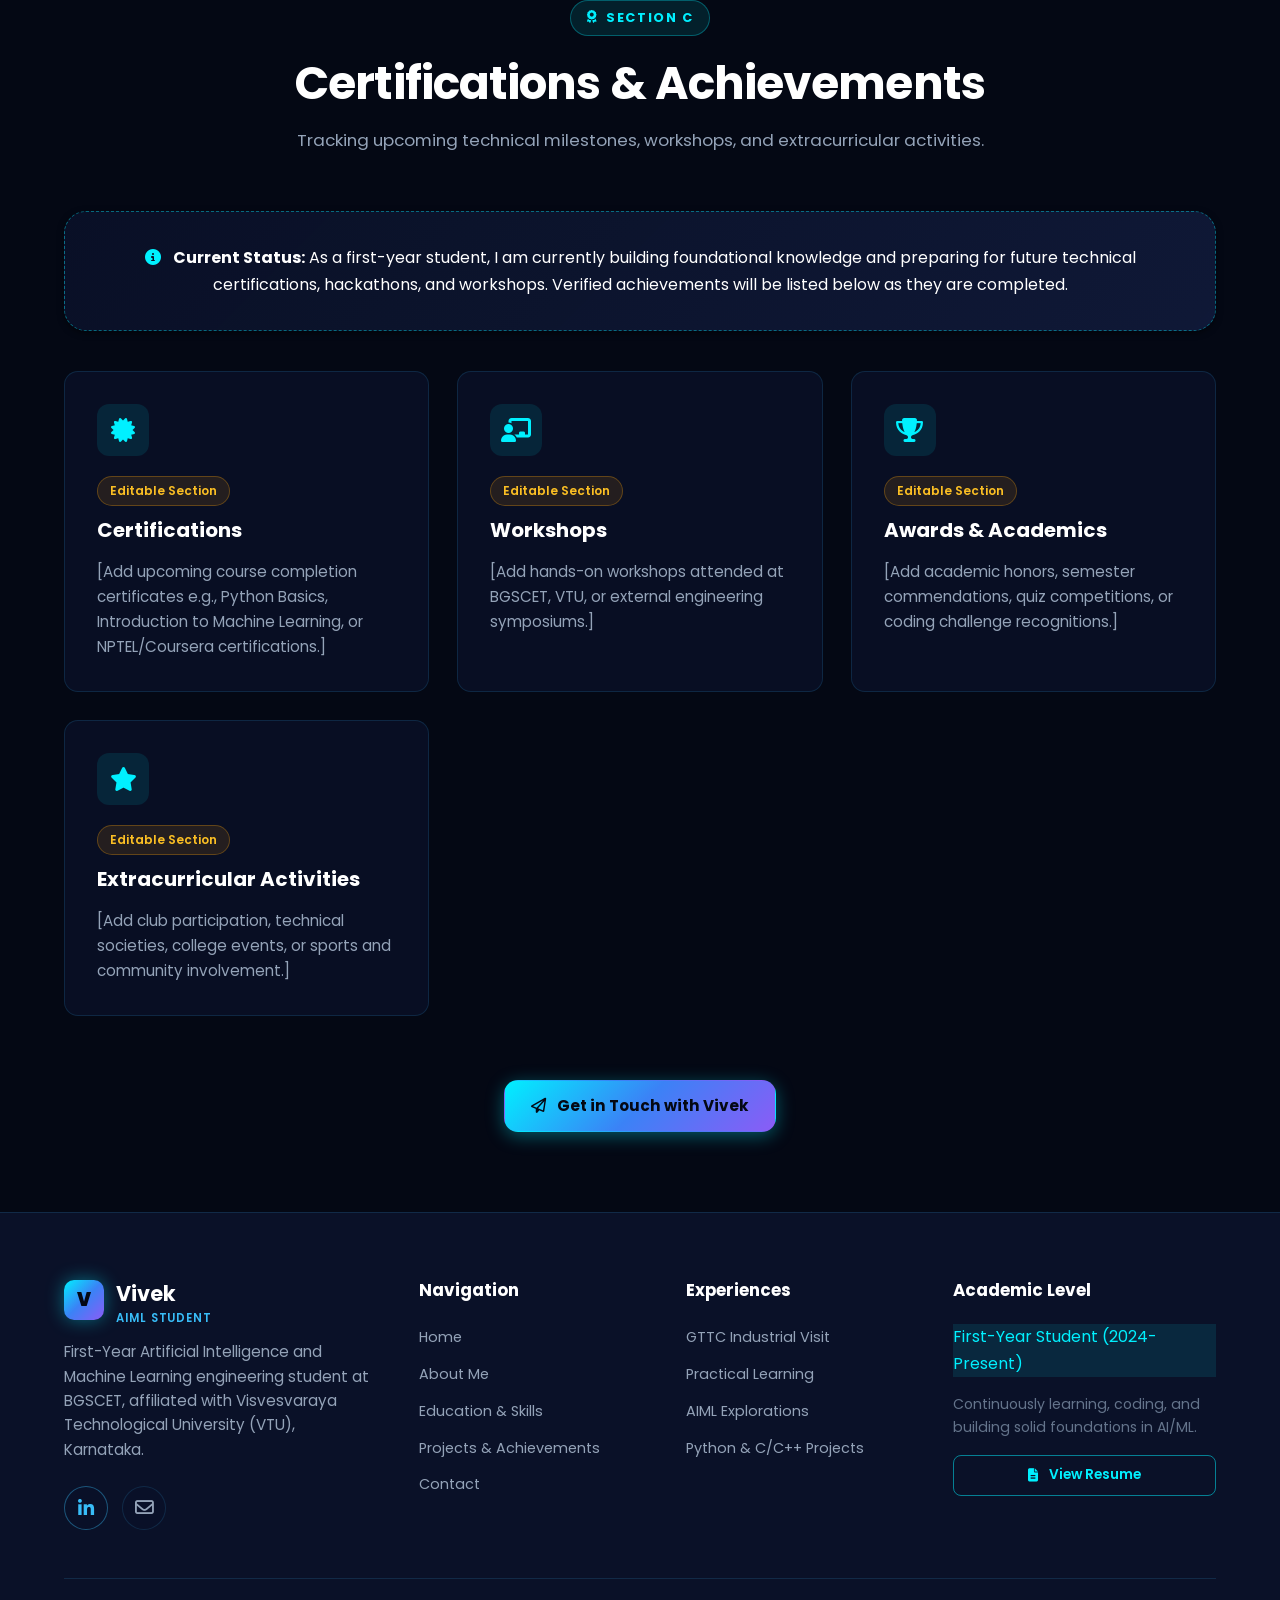
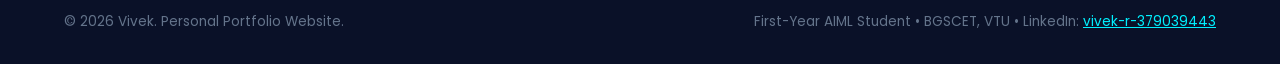
<file: projects.html>
<!DOCTYPE html>
<html lang="en">
<head>
  <meta charset="UTF-8">
  <meta name="viewport" content="width=device-width, initial-scale=1.0">
  <meta name="description" content="Projects, practical experiences, and Industrial Visit to Government Tool Room and Training Centre (GTTC) of Vivek, First-Year AIML student at BGSCET, VTU.">
  <title>My Projects &amp; Experiences | Vivek - First-Year AIML Student</title>

  <!-- Favicon -->
  <link rel="icon" type="image/svg+xml" href="assets/images/favicon.svg">

  <!-- Google Fonts: Poppins & Fira Code -->
  <link rel="preconnect" href="https://fonts.googleapis.com">
  <link rel="preconnect" href="https://fonts.gstatic.com" crossorigin>
  <link href="https://fonts.googleapis.com/css2?family=Poppins:wght@300;400;500;600;700;800&family=Fira+Code:wght@400;500&display=swap" rel="stylesheet">

  <!-- Font Awesome Icons -->
  <link rel="stylesheet" href="https://cdnjs.cloudflare.com/ajax/libs/font-awesome/6.5.1/css/all.min.css" crossorigin="anonymous" referrerpolicy="no-referrer" />

  <!-- Main Stylesheet -->
  <link rel="stylesheet" href="css/style.css">
</head>
<body>

  <!-- ========================================================================
       NAVIGATION BAR
       ======================================================================== -->
  <header class="navbar" id="navbar">
    <div class="container nav-container">
      <a href="index.html" class="nav-logo" aria-label="Vivek Portfolio Home">
        <div class="nav-logo-icon">V</div>
        <div>
          <div>Vivek</div>
          <span class="nav-logo-meta">AIML • BGSCET (VTU)</span>
        </div>
      </a>

      <nav class="nav-menu" id="navMenu">
        <a href="index.html" class="nav-link">Home</a>
        <a href="about.html" class="nav-link">About Me</a>
        <a href="education-skills.html" class="nav-link">Education &amp; Skills</a>
        <a href="projects.html" class="nav-link active">Projects &amp; Achievements</a>
        <a href="contact.html" class="nav-link">Contact</a>
      </nav>

      <div class="nav-actions">
        <button class="theme-toggle-btn" id="themeToggle" aria-label="Toggle Dark and Light theme" title="Toggle Theme">
          <i class="fa-solid fa-moon moon-icon"></i>
          <i class="fa-solid fa-sun sun-icon"></i>
        </button>

        <a href="assets/docs/resume.html" target="_blank" class="btn btn-outline btn-sm">
          <i class="fa-solid fa-file-arrow-down"></i>
          <span>Resume</span>
        </a>

        <button class="mobile-toggle" aria-label="Toggle navigation menu" aria-expanded="false">
          <span></span>
          <span></span>
          <span></span>
        </button>
      </div>
    </div>
  </header>

  <!-- ========================================================================
       PAGE HERO BANNER
       ======================================================================== -->
  <section class="page-banner">
    <div class="container">
      <div class="breadcrumb">
        <a href="index.html">Home</a>
        <i class="fa-solid fa-angle-right" style="font-size: 0.75rem;"></i>
        <span>Projects &amp; Experiences</span>
      </div>
      <h1 class="section-title">My Projects &amp; <span class="text-gradient">Experiences</span></h1>
      <p class="section-description" style="margin: 0 auto;">
        Documenting my practical exposure, real-world industrial visits, and ongoing technical development in AIML.
      </p>
    </div>
  </section>

  <!-- ========================================================================
       SECTION A: MY PROJECTS
       ======================================================================== -->
  <main class="projects-section">
    <div class="container">
      
      <div class="section-header reveal">
        <span class="section-tag"><i class="fa-solid fa-laptop-code"></i> Section A</span>
        <h2 class="section-title">My Projects</h2>
        <p class="section-description">
          A showcase of upcoming software and AI/ML projects built as I progress through my engineering degree.
        </p>
      </div>

      <!-- Exact Required Message Banner -->
      <div class="project-status-banner reveal">
        <div class="project-status-icon">
          <i class="fa-solid fa-hourglass-half"></i>
        </div>
        <p class="project-status-quote">
          "I'm currently exploring new technologies and developing my technical skills. Exciting projects will be added here as I progress through my AIML journey."
        </p>
        <span class="badge badge-learning" style="margin-top: 0.5rem;">
          <i class="fa-solid fa-seedling"></i> In Development • First-Year Foundations
        </span>
      </div>

      <!-- Editable Project Placeholders -->
      <div class="cards-grid-3">
        
        <!-- Project Placeholder 1 -->
        <div class="project-card-placeholder reveal">
          <div class="project-thumb-placeholder">
            <i class="fa-brands fa-python"></i>
            <span style="font-size: 0.82rem; font-weight: 600;">[Project Image Placeholder]</span>
          </div>
          <div style="padding: 1.75rem; display: flex; flex-direction: column; flex-grow: 1;">
            <span class="badge badge-placeholder" style="width: fit-content; margin-bottom: 0.5rem;">
              Editable Placeholder
            </span>
            <h3 style="font-size: 1.2rem; font-weight: 700; margin-bottom: 0.5rem; color: var(--text-primary);">
              [Project Title 1: e.g. Python Mini-Project]
            </h3>
            <p style="font-size: 0.9rem; color: var(--text-secondary); line-height: 1.6; margin-bottom: 1.25rem; flex-grow: 1;">
              [Project Description: Detail the problem statement, objectives, and your solution as you build your first application.]
            </p>
            <div style="display: flex; gap: 0.5rem; flex-wrap: wrap; margin-bottom: 1.25rem;">
              <span class="badge" style="background: rgba(0, 240, 255, 0.08); font-size: 0.72rem;">Python</span>
              <span class="badge" style="background: rgba(0, 240, 255, 0.08); font-size: 0.72rem;">Algorithms</span>
            </div>
            <div style="display: flex; gap: 1rem; border-top: 1px solid var(--border-color); padding-top: 1rem; font-size: 0.85rem;">
              <span style="color: var(--text-muted);"><i class="fa-brands fa-github"></i> [GitHub Link]</span>
              <span style="color: var(--text-muted);"><i class="fa-solid fa-arrow-up-right-from-square"></i> [Live Demo]</span>
            </div>
          </div>
        </div>

        <!-- Project Placeholder 2 -->
        <div class="project-card-placeholder reveal">
          <div class="project-thumb-placeholder">
            <i class="fa-solid fa-brain"></i>
            <span style="font-size: 0.82rem; font-weight: 600;">[Project Image Placeholder]</span>
          </div>
          <div style="padding: 1.75rem; display: flex; flex-direction: column; flex-grow: 1;">
            <span class="badge badge-placeholder" style="width: fit-content; margin-bottom: 0.5rem;">
              Editable Placeholder
            </span>
            <h3 style="font-size: 1.2rem; font-weight: 700; margin-bottom: 0.5rem; color: var(--text-primary);">
              [Project Title 2: e.g. AI / ML Exploration]
            </h3>
            <p style="font-size: 0.9rem; color: var(--text-secondary); line-height: 1.6; margin-bottom: 1.25rem; flex-grow: 1;">
              [Project Description: Document your hands-on experiment with data models, classification, or machine learning algorithms.]
            </p>
            <div style="display: flex; gap: 0.5rem; flex-wrap: wrap; margin-bottom: 1.25rem;">
              <span class="badge" style="background: rgba(0, 240, 255, 0.08); font-size: 0.72rem;">Machine Learning</span>
              <span class="badge" style="background: rgba(0, 240, 255, 0.08); font-size: 0.72rem;">Data Science</span>
            </div>
            <div style="display: flex; gap: 1rem; border-top: 1px solid var(--border-color); padding-top: 1rem; font-size: 0.85rem;">
              <span style="color: var(--text-muted);"><i class="fa-brands fa-github"></i> [GitHub Link]</span>
              <span style="color: var(--text-muted);"><i class="fa-solid fa-arrow-up-right-from-square"></i> [Live Demo]</span>
            </div>
          </div>
        </div>

        <!-- Project Placeholder 3 -->
        <div class="project-card-placeholder reveal">
          <div class="project-thumb-placeholder">
            <i class="fa-solid fa-code"></i>
            <span style="font-size: 0.82rem; font-weight: 600;">[Project Image Placeholder]</span>
          </div>
          <div style="padding: 1.75rem; display: flex; flex-direction: column; flex-grow: 1;">
            <span class="badge badge-placeholder" style="width: fit-content; margin-bottom: 0.5rem;">
              Editable Placeholder
            </span>
            <h3 style="font-size: 1.2rem; font-weight: 700; margin-bottom: 0.5rem; color: var(--text-primary);">
              [Project Title 3: e.g. C / C++ Logic Application]
            </h3>
            <p style="font-size: 0.9rem; color: var(--text-secondary); line-height: 1.6; margin-bottom: 1.25rem; flex-grow: 1;">
              [Project Description: Showcase a command-line utility, computational math program, or data structure practice system.]
            </p>
            <div style="display: flex; gap: 0.5rem; flex-wrap: wrap; margin-bottom: 1.25rem;">
              <span class="badge" style="background: rgba(0, 240, 255, 0.08); font-size: 0.72rem;">C / C++</span>
              <span class="badge" style="background: rgba(0, 240, 255, 0.08); font-size: 0.72rem;">Problem Solving</span>
            </div>
            <div style="display: flex; gap: 1rem; border-top: 1px solid var(--border-color); padding-top: 1rem; font-size: 0.85rem;">
              <span style="color: var(--text-muted);"><i class="fa-brands fa-github"></i> [GitHub Link]</span>
              <span style="color: var(--text-muted);"><i class="fa-solid fa-arrow-up-right-from-square"></i> [Live Demo]</span>
            </div>
          </div>
        </div>

      </div>

    </div>
  </main>

  <!-- ========================================================================
       SECTION B: INDUSTRIAL VISIT – GTTC (REAL EXPERIENCE)
       ======================================================================== -->
  <section class="gttc-section" id="gttc-visit">
    <div class="container">
      
      <div class="section-header reveal">
        <span class="section-tag"><i class="fa-solid fa-industry"></i> Section B • Real Industrial Exposure</span>
        <h2 class="section-title">Industrial Visit – GTTC</h2>
        <p class="section-description">
          Bridging the gap between academic theory and real-world industrial environments.
        </p>
      </div>

      <div class="gttc-hero-card reveal">
        
        <!-- Header Strip -->
        <div class="gttc-header-strip">
          <div>
            <h3 class="gttc-title">
              Industrial Visit to Government Tool Room and Training Centre (GTTC)
            </h3>
            <div class="gttc-org">
              <i class="fa-solid fa-building-flag"></i> Government Tool Room and Training Centre (GTTC), Karnataka
            </div>
          </div>
          <span class="gttc-date-pill">
            <i class="fa-regular fa-calendar-days"></i> Visit Date: [Editable Date / Month, Year]
          </span>
        </div>

        <!-- Description Provided by User -->
        <p class="gttc-description">
          "As part of my engineering learning journey, I had the opportunity to participate in an industrial visit to Government Tool Room and Training Centre (GTTC). The visit provided exposure to an industrial and technical environment and helped me understand the importance of practical knowledge, technology, and industry-oriented learning alongside classroom education."
        </p>

        <!-- Key Observations & What I Learned -->
        <div class="gttc-grid-highlights">
          
          <!-- Key Observations Card -->
          <div class="gttc-takeaway-card">
            <h4><i class="fa-solid fa-eye" style="color: var(--electric-blue);"></i> Key Observations</h4>
            <ul>
              <li>Observed a structured industrial and technical production environment operating with high standards of discipline.</li>
              <li>Gained insight into the role of precision manufacturing, tool rooms, and automated processes in contemporary industry.</li>
              <li>Observed how technicians and engineers follow rigorous safety guidelines, quality inspection routines, and standard operating procedures.</li>
            </ul>
          </div>

          <!-- What I Learned Card -->
          <div class="gttc-takeaway-card">
            <h4><i class="fa-solid fa-lightbulb" style="color: var(--accent-purple);"></i> What I Learned</h4>
            <ul>
              <li>Understood the vital connection between classroom engineering concepts and practical shop-floor applications.</li>
              <li>Recognized the value of industry-oriented training, hands-on skill development, and precision engineering.</li>
              <li>Appreciated how modern engineering teams balance technology, precision craftsmanship, and systematic problem-solving to deliver reliable outcomes.</li>
            </ul>
          </div>

        </div>

        <!-- Visit Photographs Placeholder Grid -->
        <div style="margin-top: 2rem;">
          <h4 style="font-size: 1.15rem; font-weight: 700; color: var(--text-primary); margin-bottom: 0.5rem; display: flex; align-items: center; gap: 0.5rem;">
            <i class="fa-solid fa-images" style="color: var(--electric-blue);"></i> Visit Photographs Placeholder
          </h4>
          <p style="font-size: 0.88rem; color: var(--text-muted); margin-bottom: 1.25rem;">
            Upload your GTTC industrial visit photos to <code>assets/images/</code> and update the image tags below.
          </p>

          <div class="gttc-photo-grid">
            <div class="gttc-photo-placeholder">
              <i class="fa-solid fa-camera"></i>
              <div>
                <strong style="display: block; color: var(--text-primary); font-size: 0.95rem;">GTTC Visit Photo 1</strong>
                <span style="font-size: 0.8rem;">[Upload Photo Placeholder]</span>
              </div>
            </div>

            <div class="gttc-photo-placeholder">
              <i class="fa-solid fa-industry"></i>
              <div>
                <strong style="display: block; color: var(--text-primary); font-size: 0.95rem;">GTTC Visit Photo 2</strong>
                <span style="font-size: 0.8rem;">[Upload Photo Placeholder]</span>
              </div>
            </div>

            <div class="gttc-photo-placeholder">
              <i class="fa-solid fa-users"></i>
              <div>
                <strong style="display: block; color: var(--text-primary); font-size: 0.95rem;">GTTC Group / Batch Photo</strong>
                <span style="font-size: 0.8rem;">[Upload Photo Placeholder]</span>
              </div>
            </div>
          </div>
        </div>

      </div>

    </div>
  </section>

  <!-- ========================================================================
       SECTION C: CERTIFICATIONS & ACHIEVEMENTS (HONEST PLACEHOLDERS)
       ======================================================================== -->
  <section class="section-padding reveal" style="padding: 5rem 0;">
    <div class="container">
      
      <div class="section-header">
        <span class="section-tag"><i class="fa-solid fa-award"></i> Section C</span>
        <h2 class="section-title">Certifications &amp; Achievements</h2>
        <p class="section-description">
          Tracking upcoming technical milestones, workshops, and extracurricular activities.
        </p>
      </div>

      <!-- Honest Status Banner -->
      <div class="project-status-banner reveal" style="margin-bottom: 2.5rem; padding: 2rem;">
        <p style="font-size: 1rem; color: var(--text-primary); line-height: 1.7;">
          <i class="fa-solid fa-circle-info" style="color: var(--electric-blue); margin-right: 0.5rem;"></i>
          <strong>Current Status:</strong> As a first-year student, I am currently building foundational knowledge and preparing for future technical certifications, hackathons, and workshops. Verified achievements will be listed below as they are completed.
        </p>
      </div>

      <div class="cards-grid-3">
        
        <!-- Certifications Placeholder Card -->
        <div class="info-card">
          <div class="card-icon">
            <i class="fa-solid fa-certificate"></i>
          </div>
          <span class="badge badge-placeholder" style="margin-bottom: 0.5rem;">Editable Section</span>
          <h3 class="card-title">Certifications</h3>
          <p class="card-text">
            [Add upcoming course completion certificates e.g., Python Basics, Introduction to Machine Learning, or NPTEL/Coursera certifications.]
          </p>
        </div>

        <!-- Workshops Placeholder Card -->
        <div class="info-card">
          <div class="card-icon">
            <i class="fa-solid fa-chalkboard-user"></i>
          </div>
          <span class="badge badge-placeholder" style="margin-bottom: 0.5rem;">Editable Section</span>
          <h3 class="card-title">Workshops</h3>
          <p class="card-text">
            [Add hands-on workshops attended at BGSCET, VTU, or external engineering symposiums.]
          </p>
        </div>

        <!-- Awards & Academic Achievements Placeholder Card -->
        <div class="info-card">
          <div class="card-icon">
            <i class="fa-solid fa-trophy"></i>
          </div>
          <span class="badge badge-placeholder" style="margin-bottom: 0.5rem;">Editable Section</span>
          <h3 class="card-title">Awards &amp; Academics</h3>
          <p class="card-text">
            [Add academic honors, semester commendations, quiz competitions, or coding challenge recognitions.]
          </p>
        </div>

        <!-- Extracurricular Activities Placeholder Card -->
        <div class="info-card">
          <div class="card-icon">
            <i class="fa-solid fa-star"></i>
          </div>
          <span class="badge badge-placeholder" style="margin-bottom: 0.5rem;">Editable Section</span>
          <h3 class="card-title">Extracurricular Activities</h3>
          <p class="card-text">
            [Add club participation, technical societies, college events, or sports and community involvement.]
          </p>
        </div>

      </div>

      <!-- Contact CTA -->
      <div style="text-align: center; margin-top: 4rem;">
        <a href="contact.html" class="btn btn-primary">
          <i class="fa-regular fa-paper-plane"></i>
          <span>Get in Touch with Vivek</span>
        </a>
      </div>

    </div>
  </section>

  <!-- ========================================================================
       FOOTER
       ======================================================================== -->
  <footer class="footer">
    <div class="container">
      <div class="footer-grid">
        <div class="footer-brand">
          <a href="index.html" class="nav-logo">
            <div class="nav-logo-icon">V</div>
            <div>
              <div>Vivek</div>
              <span class="nav-logo-meta">AIML Student</span>
            </div>
          </a>
          <p>
            First-Year Artificial Intelligence and Machine Learning engineering student at BGSCET, affiliated with Visvesvaraya Technological University (VTU), Karnataka.
          </p>
          <div class="social-links" style="margin-top: 1.5rem;">
            <a href="https://www.linkedin.com/in/vivek-r-379039443" target="_blank" rel="noopener noreferrer" class="social-btn linkedin-highlight" aria-label="LinkedIn" title="Vivek's LinkedIn Profile">
              <i class="fa-brands fa-linkedin-in"></i>
            </a>
            <a href="contact.html" class="social-btn" aria-label="Contact Vivek" title="Contact Me">
              <i class="fa-regular fa-envelope"></i>
            </a>
          </div>
        </div>

        <div>
          <h4 class="footer-heading">Navigation</h4>
          <ul class="footer-nav-list">
            <li><a href="index.html" class="footer-nav-link">Home</a></li>
            <li><a href="about.html" class="footer-nav-link">About Me</a></li>
            <li><a href="education-skills.html" class="footer-nav-link">Education &amp; Skills</a></li>
            <li><a href="projects.html" class="footer-nav-link">Projects &amp; Achievements</a></li>
            <li><a href="contact.html" class="footer-nav-link">Contact</a></li>
          </ul>
        </div>

        <div>
          <h4 class="footer-heading">Experiences</h4>
          <ul class="footer-nav-list">
            <li><span class="footer-nav-link">GTTC Industrial Visit</span></li>
            <li><span class="footer-nav-link">Practical Learning</span></li>
            <li><span class="footer-nav-link">AIML Explorations</span></li>
            <li><span class="footer-nav-link">Python &amp; C/C++ Projects</span></li>
          </ul>
        </div>

        <div>
          <h4 class="footer-heading">Academic Level</h4>
          <div class="status-badge" style="margin-bottom: 1rem; background: rgba(0, 240, 255, 0.1); border-color: rgba(0, 240, 255, 0.3); color: var(--electric-blue);">
            <span class="status-dot" style="background: var(--electric-blue); box-shadow: 0 0 8px var(--electric-blue);"></span>
            <span>First-Year Student (2024-Present)</span>
          </div>
          <p style="font-size: 0.88rem; color: var(--text-muted); margin-bottom: 1rem;">
            Continuously learning, coding, and building solid foundations in AI/ML.
          </p>
          <a href="assets/docs/resume.html" target="_blank" class="btn btn-outline btn-sm" style="width: 100%;">
            <i class="fa-solid fa-file-lines"></i>
            <span>View Resume</span>
          </a>
        </div>
      </div>

      <div class="footer-bottom">
        <div>
          &copy; 2026 Vivek. Personal Portfolio Website.
        </div>
        <div>
          First-Year AIML Student • BGSCET, VTU • LinkedIn: <a href="https://www.linkedin.com/in/vivek-r-379039443" target="_blank" rel="noopener noreferrer" style="color: var(--electric-blue); text-decoration: underline;">vivek-r-379039443</a>
        </div>
      </div>
    </div>
  </footer>

  <!-- Back to Top Button -->
  <button class="back-to-top" id="backToTop" aria-label="Scroll back to top" title="Back to Top">
    <i class="fa-solid fa-chevron-up"></i>
  </button>

  <script src="js/main.js"></script>
</body>
</html>
</file>
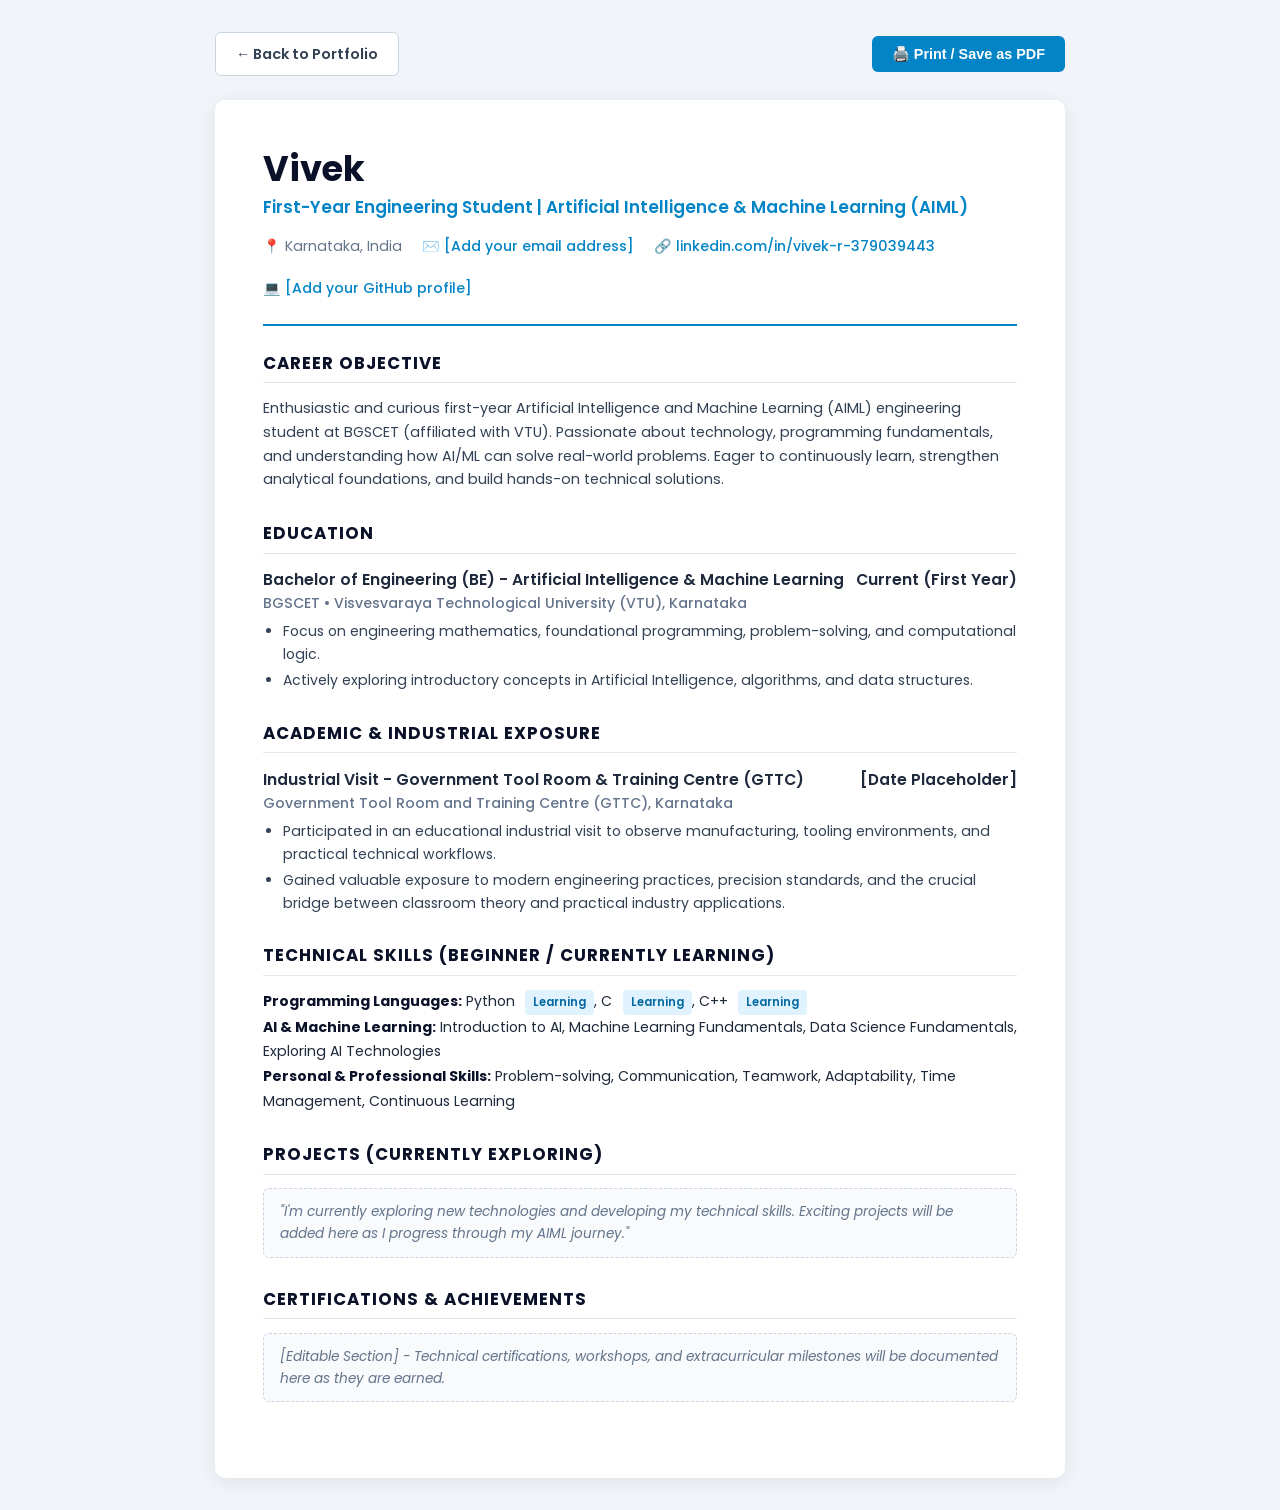
<file: assets/docs/resume.html>
<!DOCTYPE html>
<html lang="en">
<head>
  <meta charset="UTF-8">
  <meta name="viewport" content="width=device-width, initial-scale=1.0">
  <title>Resume - Vivek | First-Year AIML Engineering Student</title>
  <link rel="icon" type="image/svg+xml" href="../images/favicon.svg">
  <link rel="preconnect" href="https://fonts.googleapis.com">
  <link rel="preconnect" href="https://fonts.gstatic.com" crossorigin>
  <link href="https://fonts.googleapis.com/css2?family=Poppins:wght@400;500;600;700&display=swap" rel="stylesheet">
  <style>
    :root {
      --primary: #0a1128;
      --accent: #0284c7;
      --text: #1e293b;
      --muted: #64748b;
      --border: #e2e8f0;
    }
    * { box-sizing: border-box; margin: 0; padding: 0; }
    body {
      font-family: 'Poppins', -apple-system, sans-serif;
      color: var(--text);
      background: #f1f5f9;
      line-height: 1.6;
      padding: 2rem 1rem;
    }
    .resume-container {
      max-width: 850px;
      margin: 0 auto;
      background: #ffffff;
      padding: 3rem;
      border-radius: 10px;
      box-shadow: 0 4px 20px rgba(0, 0, 0, 0.08);
    }
    .print-bar {
      max-width: 850px;
      margin: 0 auto 1.5rem auto;
      display: flex;
      justify-content: space-between;
      align-items: center;
    }
    .btn {
      display: inline-flex;
      align-items: center;
      gap: 0.5rem;
      background: #0284c7;
      color: #ffffff;
      border: none;
      padding: 0.6rem 1.25rem;
      border-radius: 6px;
      font-weight: 600;
      cursor: pointer;
      text-decoration: none;
      font-size: 0.9rem;
    }
    .btn-secondary {
      background: #ffffff;
      color: #334155;
      border: 1px solid #cbd5e1;
    }
    .header {
      border-bottom: 2px solid var(--accent);
      padding-bottom: 1.5rem;
      margin-bottom: 1.5rem;
    }
    .header h1 {
      font-size: 2.2rem;
      color: var(--primary);
      font-weight: 700;
      line-height: 1.2;
    }
    .header h2 {
      font-size: 1.05rem;
      color: var(--accent);
      font-weight: 600;
      margin-top: 0.25rem;
    }
    .contact-links {
      display: flex;
      flex-wrap: wrap;
      gap: 1.25rem;
      margin-top: 0.85rem;
      font-size: 0.88rem;
      color: var(--muted);
    }
    .contact-links a {
      color: var(--accent);
      text-decoration: none;
      font-weight: 500;
    }
    .section {
      margin-bottom: 1.75rem;
    }
    .section-title {
      font-size: 1.05rem;
      font-weight: 700;
      text-transform: uppercase;
      letter-spacing: 0.06em;
      color: var(--primary);
      border-bottom: 1px solid var(--border);
      padding-bottom: 0.35rem;
      margin-bottom: 0.85rem;
    }
    .entry {
      margin-bottom: 1.1rem;
    }
    .entry-header {
      display: flex;
      justify-content: space-between;
      align-items: baseline;
      font-weight: 600;
      font-size: 0.98rem;
    }
    .entry-sub {
      color: var(--muted);
      font-size: 0.88rem;
      margin-bottom: 0.35rem;
      font-weight: 500;
    }
    .entry ul {
      padding-left: 1.25rem;
      font-size: 0.88rem;
      color: #334155;
    }
    .entry li {
      margin-bottom: 0.25rem;
    }
    .skills-block {
      font-size: 0.88rem;
      line-height: 1.75;
    }
    .skills-block strong {
      color: var(--primary);
    }
    .tag {
      display: inline-block;
      font-size: 0.72rem;
      padding: 0.15rem 0.5rem;
      border-radius: 4px;
      background: #e0f2fe;
      color: #0369a1;
      font-weight: 600;
      margin-left: 0.4rem;
    }
    .placeholder-box {
      background: #f8fafc;
      border: 1px dashed #cbd5e1;
      border-radius: 6px;
      padding: 0.75rem 1rem;
      font-size: 0.85rem;
      color: #64748b;
      margin-top: 0.5rem;
    }
    @media print {
      body { background: #ffffff; padding: 0; }
      .resume-container { box-shadow: none; padding: 0; max-width: 100%; }
      .print-bar { display: none; }
    }
  </style>
</head>
<body>

  <div class="print-bar">
    <a href="../../index.html" class="btn btn-secondary">← Back to Portfolio</a>
    <button onclick="window.print()" class="btn">🖨️ Print / Save as PDF</button>
  </div>

  <div class="resume-container">
    <header class="header">
      <h1>Vivek</h1>
      <h2>First-Year Engineering Student | Artificial Intelligence &amp; Machine Learning (AIML)</h2>
      <div class="contact-links">
        <span>📍 Karnataka, India</span>
        <span>✉️ <a href="mailto:your.email@example.com">[Add your email address]</a></span>
        <span>🔗 <a href="https://www.linkedin.com/in/vivek-r-379039443" target="_blank">linkedin.com/in/vivek-r-379039443</a></span>
        <span>💻 <a href="#">[Add your GitHub profile]</a></span>
      </div>
    </header>

    <section class="section">
      <h3 class="section-title">Career Objective</h3>
      <p style="font-size: 0.9rem; color: #334155; line-height: 1.65;">
        Enthusiastic and curious first-year Artificial Intelligence and Machine Learning (AIML) engineering student at BGSCET (affiliated with VTU). Passionate about technology, programming fundamentals, and understanding how AI/ML can solve real-world problems. Eager to continuously learn, strengthen analytical foundations, and build hands-on technical solutions.
      </p>
    </section>

    <section class="section">
      <h3 class="section-title">Education</h3>
      <div class="entry">
        <div class="entry-header">
          <span>Bachelor of Engineering (BE) - Artificial Intelligence &amp; Machine Learning</span>
          <span>Current (First Year)</span>
        </div>
        <div class="entry-sub">BGSCET • Visvesvaraya Technological University (VTU), Karnataka</div>
        <ul>
          <li>Focus on engineering mathematics, foundational programming, problem-solving, and computational logic.</li>
          <li>Actively exploring introductory concepts in Artificial Intelligence, algorithms, and data structures.</li>
        </ul>
      </div>
    </section>

    <section class="section">
      <h3 class="section-title">Academic &amp; Industrial Exposure</h3>
      <div class="entry">
        <div class="entry-header">
          <span>Industrial Visit - Government Tool Room &amp; Training Centre (GTTC)</span>
          <span>[Date Placeholder]</span>
        </div>
        <div class="entry-sub">Government Tool Room and Training Centre (GTTC), Karnataka</div>
        <ul>
          <li>Participated in an educational industrial visit to observe manufacturing, tooling environments, and practical technical workflows.</li>
          <li>Gained valuable exposure to modern engineering practices, precision standards, and the crucial bridge between classroom theory and practical industry applications.</li>
        </ul>
      </div>
    </section>

    <section class="section">
      <h3 class="section-title">Technical Skills (Beginner / Currently Learning)</h3>
      <div class="skills-block">
        <p><strong>Programming Languages:</strong> Python <span class="tag">Learning</span>, C <span class="tag">Learning</span>, C++ <span class="tag">Learning</span></p>
        <p><strong>AI &amp; Machine Learning:</strong> Introduction to AI, Machine Learning Fundamentals, Data Science Fundamentals, Exploring AI Technologies</p>
        <p><strong>Personal &amp; Professional Skills:</strong> Problem-solving, Communication, Teamwork, Adaptability, Time Management, Continuous Learning</p>
      </div>
    </section>

    <section class="section">
      <h3 class="section-title">Projects (Currently Exploring)</h3>
      <div class="placeholder-box">
        <em>"I'm currently exploring new technologies and developing my technical skills. Exciting projects will be added here as I progress through my AIML journey."</em>
      </div>
    </section>

    <section class="section">
      <h3 class="section-title">Certifications &amp; Achievements</h3>
      <div class="placeholder-box">
        <em>[Editable Section] - Technical certifications, workshops, and extracurricular milestones will be documented here as they are earned.</em>
      </div>
    </section>
  </div>

</body>
</html>
</file>
<file: css/style.css>
/* ==========================================================================
   PERSONAL PORTFOLIO - VIVEK | FIRST-YEAR AIML ENGINEERING STUDENT
   Tech Stack: HTML5, CSS3, Modern JavaScript
   Design Theme: Futuristic AI, Dark Navy & Deep Black, Electric Blue & Purple Gradients
   ========================================================================== */

/* --------------------------------------------------------------------------
   1. CSS VARIABLES (FUTURISTIC AI THEMING)
   -------------------------------------------------------------------------- */
:root {
  /* Color Palette - Dark Navy & Deep Black (Default Futuristic Mode) */
  --bg-primary: #040814;
  --bg-secondary: #0a1128;
  --bg-tertiary: #131d40;
  --bg-card: rgba(10, 17, 40, 0.75);
  --bg-card-hover: rgba(19, 29, 64, 0.85);
  --bg-glass: rgba(10, 17, 40, 0.7);
  --bg-glass-nav: rgba(4, 8, 20, 0.88);

  --text-primary: #ffffff;
  --text-secondary: #94a3b8;
  --text-muted: #64748b;
  --text-inverse: #040814;

  /* Futuristic AI Electric Accents */
  --electric-blue: #00f0ff;
  --accent-cyan: #38bdf8;
  --accent-blue: #2563eb;
  --accent-purple: #8b5cf6;
  --accent-violet: #a855f7;
  --accent-emerald: #10b981;
  --accent-amber: #f59e0b;

  /* Gradients */
  --ai-gradient: linear-gradient(135deg, #00f0ff 0%, #3b82f6 50%, #8b5cf6 100%);
  --ai-gradient-glow: linear-gradient(135deg, rgba(0, 240, 255, 0.3) 0%, rgba(59, 130, 246, 0.25) 50%, rgba(139, 92, 246, 0.3) 100%);
  --purple-gradient: linear-gradient(135deg, #8b5cf6 0%, #d946ef 100%);
  --card-border-gradient: linear-gradient(135deg, rgba(0, 240, 255, 0.4) 0%, rgba(139, 92, 246, 0.2) 100%);

  /* Borders & Shadows */
  --border-color: rgba(56, 189, 248, 0.15);
  --border-hover: rgba(0, 240, 255, 0.5);
  --shadow-sm: 0 2px 6px rgba(0, 0, 0, 0.5);
  --shadow-md: 0 6px 20px rgba(0, 0, 0, 0.6);
  --shadow-lg: 0 14px 40px -10px rgba(0, 0, 0, 0.75);
  --shadow-glow: 0 0 30px rgba(0, 240, 255, 0.2);
  --shadow-purple-glow: 0 0 30px rgba(139, 92, 246, 0.25);

  /* Typography & Layout */
  --font-family: 'Poppins', -apple-system, BlinkMacSystemFont, 'Segoe UI', Roboto, Helvetica, Arial, sans-serif;
  --font-code: 'Fira Code', Consolas, monospace;
  --nav-height: 76px;
  --container-max-width: 1200px;
  --radius-sm: 8px;
  --radius-md: 14px;
  --radius-lg: 22px;
  --radius-full: 9999px;
  --transition-fast: 0.2s ease;
  --transition-normal: 0.3s ease;
  --transition-slow: 0.5s cubic-bezier(0.16, 1, 0.3, 1);
}

/* Light Theme Overrides */
[data-theme="light"] {
  --bg-primary: #f8fafc;
  --bg-secondary: #ffffff;
  --bg-tertiary: #f1f5f9;
  --bg-card: rgba(255, 255, 255, 0.9);
  --bg-card-hover: #ffffff;
  --bg-glass: rgba(255, 255, 255, 0.85);
  --bg-glass-nav: rgba(248, 250, 252, 0.92);

  --text-primary: #091124;
  --text-secondary: #334155;
  --text-muted: #64748b;
  --text-inverse: #f8fafc;

  --border-color: rgba(14, 165, 233, 0.18);
  --border-hover: rgba(2, 132, 199, 0.5);
  --shadow-sm: 0 2px 6px rgba(15, 23, 42, 0.06);
  --shadow-md: 0 8px 24px rgba(15, 23, 42, 0.08);
  --shadow-lg: 0 16px 40px -10px rgba(15, 23, 42, 0.12);
  --shadow-glow: 0 0 25px rgba(14, 165, 233, 0.2);
}

/* --------------------------------------------------------------------------
   2. RESET & BASE STYLES
   -------------------------------------------------------------------------- */
*,
*::before,
*::after {
  box-sizing: border-box;
  margin: 0;
  padding: 0;
}

html {
  scroll-behavior: smooth;
  font-size: 16px;
  overflow-x: hidden;
}

body {
  font-family: var(--font-family);
  background-color: var(--bg-primary);
  color: var(--text-primary);
  line-height: 1.65;
  min-height: 100vh;
  display: flex;
  flex-direction: column;
  transition: background-color var(--transition-normal), color var(--transition-normal);
  overflow-x: hidden;
  position: relative;
}

/* AI Neural Circuit Ambient Background */
body::before {
  content: "";
  position: fixed;
  top: -150px;
  right: -50px;
  width: 650px;
  height: 650px;
  background: radial-gradient(circle, rgba(0, 240, 255, 0.12) 0%, rgba(59, 130, 246, 0.04) 50%, transparent 75%);
  border-radius: 50%;
  z-index: -1;
  pointer-events: none;
  filter: blur(40px);
}

body::after {
  content: "";
  position: fixed;
  bottom: -100px;
  left: -50px;
  width: 600px;
  height: 600px;
  background: radial-gradient(circle, rgba(139, 92, 246, 0.14) 0%, rgba(0, 240, 255, 0.03) 55%, transparent 75%);
  border-radius: 50%;
  z-index: -1;
  pointer-events: none;
  filter: blur(45px);
}

a {
  color: inherit;
  text-decoration: none;
  transition: all var(--transition-fast);
}

ul,
ol {
  list-style: none;
}

img {
  max-width: 100%;
  height: auto;
  display: block;
}

button,
input,
textarea,
select {
  font-family: inherit;
  font-size: inherit;
  color: inherit;
}

/* --------------------------------------------------------------------------
   3. TYPOGRAPHY & UTILITIES
   -------------------------------------------------------------------------- */
.container {
  width: 100%;
  max-width: var(--container-max-width);
  margin-left: auto;
  margin-right: auto;
  padding-left: 1.5rem;
  padding-right: 1.5rem;
}

.text-gradient {
  background: var(--ai-gradient);
  -webkit-background-clip: text;
  -webkit-text-fill-color: transparent;
  background-clip: text;
}

.text-purple-gradient {
  background: var(--purple-gradient);
  -webkit-background-clip: text;
  -webkit-text-fill-color: transparent;
  background-clip: text;
}

.section-header {
  text-align: center;
  max-width: 780px;
  margin: 0 auto 3.5rem auto;
}

.section-tag {
  display: inline-flex;
  align-items: center;
  gap: 0.5rem;
  font-size: 0.8rem;
  font-weight: 700;
  text-transform: uppercase;
  letter-spacing: 0.12em;
  padding: 0.4rem 1rem;
  border-radius: var(--radius-full);
  background: rgba(0, 240, 255, 0.1);
  color: var(--electric-blue);
  border: 1px solid rgba(0, 240, 255, 0.3);
  margin-bottom: 1.25rem;
}

.section-title {
  font-size: clamp(2rem, 4vw, 2.85rem);
  font-weight: 700;
  line-height: 1.2;
  margin-bottom: 1rem;
  color: var(--text-primary);
  letter-spacing: -0.02em;
}

.section-description {
  font-size: 1.05rem;
  color: var(--text-secondary);
  line-height: 1.7;
}

.badge {
  display: inline-flex;
  align-items: center;
  gap: 0.4rem;
  font-size: 0.75rem;
  font-weight: 600;
  padding: 0.25rem 0.75rem;
  border-radius: var(--radius-full);
  background: rgba(56, 189, 248, 0.12);
  color: var(--accent-cyan);
  border: 1px solid rgba(56, 189, 248, 0.3);
}

.badge-learning {
  background: rgba(16, 185, 129, 0.12);
  color: #34d399;
  border: 1px solid rgba(16, 185, 129, 0.3);
}

.badge-placeholder {
  background: rgba(245, 158, 11, 0.12);
  color: #fbbf24;
  border: 1px solid rgba(245, 158, 11, 0.3);
}

/* --------------------------------------------------------------------------
   4. NAVIGATION BAR
   -------------------------------------------------------------------------- */
.navbar {
  position: sticky;
  top: 0;
  left: 0;
  width: 100%;
  height: var(--nav-height);
  background: var(--bg-glass-nav);
  backdrop-filter: blur(14px);
  -webkit-backdrop-filter: blur(14px);
  border-bottom: 1px solid var(--border-color);
  z-index: 1000;
  transition: all var(--transition-normal);
}

.navbar.scrolled {
  box-shadow: 0 4px 20px rgba(0, 0, 0, 0.6);
  height: 68px;
  border-bottom-color: rgba(0, 240, 255, 0.25);
}

.nav-container {
  display: flex;
  align-items: center;
  justify-content: space-between;
  height: 100%;
}

.nav-logo {
  display: flex;
  align-items: center;
  gap: 0.75rem;
  font-size: 1.3rem;
  font-weight: 700;
  color: var(--text-primary);
}

.nav-logo-icon {
  width: 40px;
  height: 40px;
  border-radius: 10px;
  background: var(--ai-gradient);
  display: flex;
  align-items: center;
  justify-content: center;
  color: #040814;
  font-size: 1.15rem;
  font-weight: 900;
  box-shadow: 0 0 18px rgba(0, 240, 255, 0.4);
}

.nav-logo-meta {
  font-size: 0.72rem;
  font-weight: 600;
  color: var(--accent-cyan);
  text-transform: uppercase;
  letter-spacing: 0.08em;
  display: block;
  line-height: 1;
  margin-top: 2px;
}

.nav-menu {
  display: flex;
  align-items: center;
  gap: 1.85rem;
}

.nav-link {
  font-size: 0.92rem;
  font-weight: 500;
  color: var(--text-secondary);
  position: relative;
  padding: 0.5rem 0;
  transition: color var(--transition-fast);
}

.nav-link::after {
  content: "";
  position: absolute;
  bottom: 0;
  left: 0;
  width: 0%;
  height: 2px;
  background: var(--ai-gradient);
  border-radius: 2px;
  transition: width var(--transition-normal);
}

.nav-link:hover,
.nav-link.active {
  color: var(--text-primary);
}

.nav-link.active::after,
.nav-link:hover::after {
  width: 100%;
}

.nav-actions {
  display: flex;
  align-items: center;
  gap: 0.9rem;
}

/* Theme Toggle Button */
.theme-toggle-btn {
  background: var(--bg-card);
  border: 1px solid var(--border-color);
  width: 40px;
  height: 40px;
  border-radius: 50%;
  display: flex;
  align-items: center;
  justify-content: center;
  color: var(--text-secondary);
  cursor: pointer;
  transition: all var(--transition-fast);
}

.theme-toggle-btn:hover {
  color: var(--electric-blue);
  border-color: var(--electric-blue);
  transform: rotate(15deg);
  box-shadow: 0 0 12px rgba(0, 240, 255, 0.3);
}

.theme-toggle-btn .sun-icon {
  display: none;
}

[data-theme="light"] .theme-toggle-btn .sun-icon {
  display: block;
}

[data-theme="light"] .theme-toggle-btn .moon-icon {
  display: none;
}

/* Mobile Hamburger */
.mobile-toggle {
  display: none;
  flex-direction: column;
  justify-content: space-around;
  width: 32px;
  height: 32px;
  background: transparent;
  border: none;
  cursor: pointer;
  padding: 4px;
  z-index: 1001;
}

.mobile-toggle span {
  width: 100%;
  height: 2px;
  background: var(--text-primary);
  border-radius: 2px;
  transition: all var(--transition-fast);
}

.mobile-toggle.active span:nth-child(1) {
  transform: translateY(8px) rotate(45deg);
}

.mobile-toggle.active span:nth-child(2) {
  opacity: 0;
}

.mobile-toggle.active span:nth-child(3) {
  transform: translateY(-8px) rotate(-45deg);
}

/* --------------------------------------------------------------------------
   5. BUTTONS & INTERACTIVE ELEMENTS
   -------------------------------------------------------------------------- */
.btn {
  display: inline-flex;
  align-items: center;
  justify-content: center;
  gap: 0.65rem;
  padding: 0.75rem 1.65rem;
  font-size: 0.95rem;
  font-weight: 600;
  border-radius: var(--radius-md);
  border: 1px solid transparent;
  cursor: pointer;
  transition: all var(--transition-normal);
  text-align: center;
  white-space: nowrap;
}

.btn-primary {
  background: var(--ai-gradient);
  color: #040814;
  box-shadow: 0 4px 18px rgba(0, 240, 255, 0.35);
  font-weight: 700;
}

.btn-primary:hover {
  transform: translateY(-2px);
  box-shadow: 0 6px 24px rgba(0, 240, 255, 0.55);
  color: #040814;
}

.btn-secondary {
  background: var(--bg-card);
  color: var(--text-primary);
  border-color: var(--border-color);
}

.btn-secondary:hover {
  background: var(--bg-tertiary);
  border-color: var(--electric-blue);
  color: var(--electric-blue);
  transform: translateY(-2px);
  box-shadow: 0 4px 15px rgba(0, 240, 255, 0.2);
}

.btn-outline {
  background: transparent;
  color: var(--electric-blue);
  border-color: rgba(0, 240, 255, 0.5);
}

.btn-outline:hover {
  background: rgba(0, 240, 255, 0.12);
  border-color: var(--electric-blue);
  transform: translateY(-2px);
  box-shadow: 0 0 15px rgba(0, 240, 255, 0.25);
}

.btn-linkedin {
  background: #0077b5;
  color: #ffffff;
  border-color: #0077b5;
  box-shadow: 0 4px 14px rgba(0, 119, 181, 0.35);
}

.btn-linkedin:hover {
  background: #006097;
  color: #ffffff;
  transform: translateY(-2px);
  box-shadow: 0 6px 20px rgba(0, 119, 181, 0.5);
}

.btn-sm {
  padding: 0.5rem 1rem;
  font-size: 0.85rem;
  border-radius: var(--radius-sm);
}

/* Social links button */
.social-links {
  display: flex;
  align-items: center;
  gap: 0.85rem;
}

.social-btn {
  width: 44px;
  height: 44px;
  border-radius: 50%;
  background: var(--bg-card);
  border: 1px solid var(--border-color);
  color: var(--text-secondary);
  display: flex;
  align-items: center;
  justify-content: center;
  font-size: 1.15rem;
  transition: all var(--transition-fast);
}

.social-btn:hover {
  color: var(--electric-blue);
  border-color: var(--electric-blue);
  background: var(--bg-tertiary);
  transform: translateY(-3px);
  box-shadow: 0 4px 15px rgba(0, 240, 255, 0.3);
}

.social-btn.linkedin-highlight {
  color: #38bdf8;
  border-color: rgba(56, 189, 248, 0.4);
}

.social-btn.linkedin-highlight:hover {
  color: #ffffff;
  background: #0077b5;
  border-color: #0077b5;
  box-shadow: 0 4px 16px rgba(0, 119, 181, 0.45);
}

/* --------------------------------------------------------------------------
   6. HERO SECTION (HOME PAGE)
   -------------------------------------------------------------------------- */
.hero-section {
  position: relative;
  min-height: calc(100vh - var(--nav-height));
  display: flex;
  align-items: center;
  padding: 4.5rem 0 5rem 0;
  overflow: hidden;
}

.hero-grid {
  display: grid;
  grid-template-columns: 1.15fr 0.85fr;
  align-items: center;
  gap: 3.5rem;
}

.hero-content {
  position: relative;
  z-index: 2;
}

.hero-greeting {
  display: inline-flex;
  align-items: center;
  gap: 0.6rem;
  padding: 0.45rem 1.1rem;
  background: rgba(0, 240, 255, 0.08);
  border: 1px solid rgba(0, 240, 255, 0.3);
  border-radius: var(--radius-full);
  color: var(--electric-blue);
  font-size: 0.85rem;
  font-weight: 700;
  letter-spacing: 0.1em;
  margin-bottom: 1.5rem;
}

.hero-title {
  font-size: clamp(2.75rem, 5.5vw, 4.25rem);
  font-weight: 800;
  line-height: 1.15;
  margin-bottom: 0.75rem;
  letter-spacing: -0.02em;
}

.hero-subtitle {
  font-size: clamp(1.2rem, 2.4vw, 1.75rem);
  font-weight: 600;
  color: var(--accent-cyan);
  margin-bottom: 1.5rem;
  min-height: 2.3rem;
  display: flex;
  align-items: center;
}

.typing-cursor {
  display: inline-block;
  width: 3px;
  height: 1.3em;
  background: var(--electric-blue);
  margin-left: 6px;
  vertical-align: middle;
  animation: blink 0.8s infinite;
}

@keyframes blink {

  0%,
  100% {
    opacity: 1;
  }

  50% {
    opacity: 0;
  }
}

.hero-description {
  font-size: 1.1rem;
  color: var(--text-secondary);
  line-height: 1.8;
  margin-bottom: 2rem;
  max-width: 580px;
}

.hero-cta-group {
  display: flex;
  flex-wrap: wrap;
  align-items: center;
  gap: 1rem;
  margin-bottom: 2.5rem;
}

.hero-socials {
  display: flex;
  align-items: center;
  gap: 1.25rem;
}

.hero-socials-label {
  font-size: 0.85rem;
  text-transform: uppercase;
  letter-spacing: 0.08em;
  color: var(--text-muted);
  font-weight: 600;
}

/* Hero Profile Photograph & Avatar Frame */
.hero-visual {
  position: relative;
  display: flex;
  justify-content: center;
  align-items: center;
}

.avatar-wrapper {
  position: relative;
  width: 360px;
  height: 360px;
}

.avatar-glow-ring {
  position: absolute;
  inset: -15px;
  border-radius: 28px;
  background: var(--ai-gradient-glow);
  filter: blur(25px);
  animation: pulseGlow 6s ease-in-out infinite alternate;
  z-index: 1;
}

.avatar-frame {
  position: relative;
  width: 100%;
  height: 100%;
  border-radius: 26px;
  background: var(--bg-card);
  border: 2px solid rgba(0, 240, 255, 0.4);
  box-shadow: var(--shadow-lg), var(--shadow-glow);
  overflow: hidden;
  z-index: 2;
  display: flex;
  align-items: center;
  justify-content: center;
}

.avatar-img {
  width: 100%;
  height: 100%;
  object-fit: cover;
  transition: transform var(--transition-slow);
}

.avatar-frame:hover .avatar-img {
  transform: scale(1.04);
}

/* Profile Photo Placeholder Instruction Overlay */
.photo-placeholder-caption {
  position: absolute;
  bottom: 0;
  left: 0;
  right: 0;
  background: rgba(4, 8, 20, 0.85);
  backdrop-filter: blur(8px);
  padding: 0.6rem 0.75rem;
  font-size: 0.75rem;
  color: var(--accent-cyan);
  text-align: center;
  border-top: 1px solid var(--border-color);
  z-index: 3;
}

/* Floating AI Badges */
.floating-badge {
  position: absolute;
  padding: 0.65rem 1.1rem;
  background: var(--bg-card);
  border: 1px solid var(--border-color);
  backdrop-filter: blur(12px);
  border-radius: var(--radius-md);
  box-shadow: var(--shadow-md);
  display: flex;
  align-items: center;
  gap: 0.65rem;
  font-size: 0.85rem;
  font-weight: 600;
  z-index: 4;
  animation: float 4s ease-in-out infinite;
}

.badge-top-left {
  top: 15px;
  left: -25px;
  animation-delay: 0s;
  border-color: rgba(0, 240, 255, 0.4);
}

.badge-bottom-right {
  bottom: 25px;
  right: -25px;
  animation-delay: 2s;
  border-color: rgba(139, 92, 246, 0.4);
}

.badge-middle-left {
  bottom: 20px;
  left: -35px;
  animation-delay: 1s;
  border-color: rgba(16, 185, 129, 0.4);
}

@keyframes float {

  0%,
  100% {
    transform: translateY(0);
  }

  50% {
    transform: translateY(-10px);
  }
}

@keyframes pulseGlow {
  0% {
    opacity: 0.5;
    filter: blur(20px);
  }

  100% {
    opacity: 0.9;
    filter: blur(30px);
  }
}

/* --------------------------------------------------------------------------
   7. QUICK HIGHLIGHTS / STUDENT PROFILE STRIP
   -------------------------------------------------------------------------- */
.profile-strip-section {
  padding: 3rem 0;
  border-top: 1px solid var(--border-color);
  border-bottom: 1px solid var(--border-color);
  background: var(--bg-secondary);
}

.profile-strip-grid {
  display: grid;
  grid-template-columns: repeat(4, 1fr);
  gap: 1.5rem;
}

.profile-strip-card {
  padding: 1.5rem;
  border-radius: var(--radius-md);
  background: var(--bg-card);
  border: 1px solid var(--border-color);
  display: flex;
  align-items: center;
  gap: 1.1rem;
  transition: all var(--transition-normal);
}

.profile-strip-card:hover {
  transform: translateY(-4px);
  border-color: var(--electric-blue);
  box-shadow: var(--shadow-sm);
}

.strip-icon {
  width: 48px;
  height: 48px;
  min-width: 48px;
  border-radius: 12px;
  background: rgba(0, 240, 255, 0.1);
  color: var(--electric-blue);
  display: flex;
  align-items: center;
  justify-content: center;
  font-size: 1.35rem;
}

.strip-label {
  font-size: 0.78rem;
  text-transform: uppercase;
  letter-spacing: 0.06em;
  color: var(--text-muted);
  font-weight: 600;
  margin-bottom: 2px;
}

.strip-value {
  font-size: 1rem;
  font-weight: 700;
  color: var(--text-primary);
}

/* --------------------------------------------------------------------------
   8. PAGE HERO BANNER
   -------------------------------------------------------------------------- */
.page-banner {
  padding: 4.5rem 0 3.5rem 0;
  background: linear-gradient(180deg, var(--bg-secondary) 0%, var(--bg-primary) 100%);
  border-bottom: 1px solid var(--border-color);
  position: relative;
  text-align: center;
}

.breadcrumb {
  display: flex;
  align-items: center;
  justify-content: center;
  gap: 0.5rem;
  font-size: 0.85rem;
  color: var(--text-muted);
  margin-bottom: 1rem;
}

.breadcrumb a {
  color: var(--electric-blue);
}

.breadcrumb a:hover {
  text-decoration: underline;
}

/* --------------------------------------------------------------------------
   9. ABOUT PAGE SPECIFIC STYLES
   -------------------------------------------------------------------------- */
.about-section {
  padding: 5rem 0;
}

.about-intro-grid {
  display: grid;
  grid-template-columns: 0.88fr 1.12fr;
  gap: 3.5rem;
  align-items: start;
  margin-bottom: 5rem;
}

.about-profile-card {
  background: var(--bg-card);
  border: 1px solid var(--border-color);
  border-radius: var(--radius-lg);
  padding: 2.25rem;
  box-shadow: var(--shadow-md);
  text-align: center;
  position: relative;
}

.about-avatar-wrapper {
  width: 170px;
  height: 170px;
  margin: 0 auto 1.5rem auto;
  border-radius: 20px;
  overflow: hidden;
  border: 2px solid var(--electric-blue);
  box-shadow: var(--shadow-glow);
}

.about-meta-list {
  text-align: left;
  margin-top: 1.5rem;
  padding-top: 1.5rem;
  border-top: 1px solid var(--border-color);
  display: flex;
  flex-direction: column;
  gap: 0.85rem;
}

.about-meta-item {
  display: flex;
  justify-content: space-between;
  align-items: center;
  font-size: 0.9rem;
}

.about-meta-label {
  color: var(--text-muted);
  font-weight: 500;
}

.about-meta-value {
  color: var(--text-primary);
  font-weight: 600;
  text-align: right;
}

.about-story p {
  color: var(--text-secondary);
  font-size: 1.05rem;
  line-height: 1.85;
  margin-bottom: 1.25rem;
}

/* Generic 3-Column Info Cards */
.cards-grid-3 {
  display: grid;
  grid-template-columns: repeat(3, 1fr);
  gap: 1.75rem;
  margin-top: 2rem;
}

.cards-grid-2 {
  display: grid;
  grid-template-columns: repeat(2, 1fr);
  gap: 2rem;
  margin-top: 2rem;
}

.info-card {
  background: var(--bg-card);
  border: 1px solid var(--border-color);
  border-radius: var(--radius-md);
  padding: 2rem;
  transition: all var(--transition-normal);
  position: relative;
  overflow: hidden;
}

.info-card::before {
  content: "";
  position: absolute;
  top: 0;
  left: 0;
  width: 100%;
  height: 3px;
  background: var(--ai-gradient);
  opacity: 0;
  transition: opacity var(--transition-fast);
}

.info-card:hover {
  transform: translateY(-5px);
  border-color: var(--border-hover);
  box-shadow: var(--shadow-lg);
}

.info-card:hover::before {
  opacity: 1;
}

.card-icon {
  width: 52px;
  height: 52px;
  border-radius: 12px;
  background: rgba(0, 240, 255, 0.1);
  color: var(--electric-blue);
  display: flex;
  align-items: center;
  justify-content: center;
  font-size: 1.5rem;
  margin-bottom: 1.25rem;
}

.card-title {
  font-size: 1.25rem;
  font-weight: 700;
  margin-bottom: 0.75rem;
  color: var(--text-primary);
}

.card-text {
  color: var(--text-secondary);
  font-size: 0.95rem;
  line-height: 1.65;
}

/* Editable placeholder styling block */
.editable-note {
  display: inline-flex;
  align-items: center;
  gap: 0.4rem;
  font-size: 0.75rem;
  color: var(--accent-amber);
  margin-top: 0.75rem;
  font-style: italic;
}

/* Career Goals Box */
.career-goals-box {
  margin-top: 4rem;
  padding: 3rem;
  background: linear-gradient(135deg, rgba(10, 17, 40, 0.95) 0%, rgba(19, 29, 64, 0.75) 100%);
  border: 1px solid rgba(0, 240, 255, 0.3);
  border-radius: var(--radius-lg);
  box-shadow: var(--shadow-lg);
}

[data-theme="light"] .career-goals-box {
  background: linear-gradient(135deg, #ffffff 0%, #f1f5f9 100%);
  border-color: rgba(14, 165, 233, 0.25);
}

/* --------------------------------------------------------------------------
   10. EDUCATION & SKILLS STYLES
   -------------------------------------------------------------------------- */
.edu-skills-section {
  padding: 5rem 0;
}

.education-card-hero {
  background: var(--bg-card);
  border: 1px solid var(--border-color);
  border-radius: var(--radius-lg);
  padding: 2.75rem;
  margin-bottom: 5rem;
  box-shadow: var(--shadow-md);
  position: relative;
  overflow: hidden;
}

.education-card-hero::before {
  content: "";
  position: absolute;
  top: 0;
  left: 0;
  width: 5px;
  height: 100%;
  background: var(--ai-gradient);
}

.edu-grid {
  display: grid;
  grid-template-columns: 1fr 1fr;
  gap: 2rem;
  margin-top: 1.5rem;
}

.edu-field {
  padding: 1.25rem;
  background: var(--bg-tertiary);
  border-radius: var(--radius-md);
  border: 1px solid var(--border-color);
}

.edu-field-title {
  font-size: 0.8rem;
  font-weight: 600;
  color: var(--accent-cyan);
  text-transform: uppercase;
  letter-spacing: 0.08em;
  margin-bottom: 0.35rem;
}

.edu-field-val {
  font-size: 1.15rem;
  font-weight: 700;
  color: var(--text-primary);
}

/* Skills Category Filter */
.skills-filter {
  display: flex;
  justify-content: center;
  flex-wrap: wrap;
  gap: 0.75rem;
  margin-bottom: 3rem;
}

.filter-btn {
  padding: 0.65rem 1.4rem;
  border-radius: var(--radius-full);
  border: 1px solid var(--border-color);
  background: var(--bg-card);
  color: var(--text-secondary);
  font-size: 0.9rem;
  font-weight: 600;
  cursor: pointer;
  transition: all var(--transition-fast);
}

.filter-btn:hover,
.filter-btn.active {
  background: var(--ai-gradient);
  color: #040814;
  border-color: transparent;
  box-shadow: 0 4px 15px rgba(0, 240, 255, 0.35);
  font-weight: 700;
}

/* Skills Grid */
.skills-grid {
  display: grid;
  grid-template-columns: repeat(auto-fill, minmax(320px, 1fr));
  gap: 1.75rem;
}

.skill-card {
  background: var(--bg-card);
  border: 1px solid var(--border-color);
  border-radius: var(--radius-md);
  padding: 1.75rem;
  transition: all var(--transition-normal);
  display: flex;
  flex-direction: column;
  gap: 0.85rem;
}

.skill-card:hover {
  transform: translateY(-4px);
  border-color: var(--border-hover);
  box-shadow: var(--shadow-md);
}

.skill-header {
  display: flex;
  align-items: center;
  justify-content: space-between;
}

.skill-title-group {
  display: flex;
  align-items: center;
  gap: 0.75rem;
}

.skill-icon {
  width: 40px;
  height: 40px;
  border-radius: 10px;
  background: rgba(0, 240, 255, 0.1);
  color: var(--electric-blue);
  display: flex;
  align-items: center;
  justify-content: center;
  font-size: 1.25rem;
}

.skill-name {
  font-size: 1.05rem;
  font-weight: 600;
  color: var(--text-primary);
}

.skill-learning-tag {
  font-size: 0.75rem;
  font-weight: 700;
  color: #34d399;
  background: rgba(16, 185, 129, 0.12);
  padding: 0.2rem 0.6rem;
  border-radius: var(--radius-full);
  border: 1px solid rgba(16, 185, 129, 0.3);
}

.learning-indicator {
  display: flex;
  align-items: center;
  gap: 0.5rem;
  font-size: 0.82rem;
  color: var(--text-muted);
}

.indicator-dots {
  display: flex;
  gap: 4px;
}

.indicator-dot {
  width: 14px;
  height: 6px;
  border-radius: 4px;
  background: var(--bg-tertiary);
}

.indicator-dot.active {
  background: var(--ai-gradient);
}

.skill-desc {
  font-size: 0.88rem;
  color: var(--text-secondary);
  line-height: 1.5;
}

/* --------------------------------------------------------------------------
   11. PROJECTS & INDUSTRIAL VISIT (GTTC) STYLES
   -------------------------------------------------------------------------- */
.projects-section {
  padding: 5rem 0;
}

/* Empty Project Announcement Banner */
.project-status-banner {
  background: linear-gradient(135deg, rgba(10, 17, 40, 0.9) 0%, rgba(19, 29, 64, 0.8) 100%);
  border: 1px dashed rgba(0, 240, 255, 0.4);
  border-radius: var(--radius-lg);
  padding: 2.5rem;
  text-align: center;
  margin-bottom: 3.5rem;
  box-shadow: var(--shadow-sm);
}

[data-theme="light"] .project-status-banner {
  background: linear-gradient(135deg, #ffffff 0%, #f1f5f9 100%);
  border-color: rgba(14, 165, 233, 0.4);
}

.project-status-icon {
  width: 60px;
  height: 60px;
  margin: 0 auto 1.25rem auto;
  border-radius: 50%;
  background: rgba(0, 240, 255, 0.12);
  color: var(--electric-blue);
  display: flex;
  align-items: center;
  justify-content: center;
  font-size: 1.6rem;
}

.project-status-quote {
  font-size: 1.15rem;
  font-weight: 600;
  color: var(--text-primary);
  max-width: 720px;
  margin: 0 auto 0.75rem auto;
  line-height: 1.6;
}

/* Project Placeholder Cards */
.project-card-placeholder {
  background: var(--bg-card);
  border: 1px dashed var(--border-color);
  border-radius: var(--radius-lg);
  overflow: hidden;
  display: flex;
  flex-direction: column;
  transition: all var(--transition-normal);
}

.project-card-placeholder:hover {
  border-color: var(--electric-blue);
  box-shadow: var(--shadow-md);
  transform: translateY(-5px);
}

.project-thumb-placeholder {
  position: relative;
  width: 100%;
  height: 200px;
  background: var(--bg-tertiary);
  display: flex;
  flex-direction: column;
  align-items: center;
  justify-content: center;
  gap: 0.5rem;
  color: var(--text-muted);
}

.project-thumb-placeholder i {
  font-size: 2.2rem;
  color: var(--accent-cyan);
}

/* Industrial Visit GTTC Showcase */
.gttc-section {
  padding: 5rem 0;
  background: var(--bg-secondary);
  border-top: 1px solid var(--border-color);
  border-bottom: 1px solid var(--border-color);
}

.gttc-hero-card {
  background: var(--bg-card);
  border: 1px solid rgba(0, 240, 255, 0.3);
  border-radius: var(--radius-lg);
  padding: 3rem;
  box-shadow: var(--shadow-md), var(--shadow-glow);
  margin-top: 2rem;
}

.gttc-header-strip {
  display: flex;
  justify-content: space-between;
  align-items: flex-start;
  flex-wrap: wrap;
  gap: 1rem;
  margin-bottom: 1.5rem;
  padding-bottom: 1.5rem;
  border-bottom: 1px solid var(--border-color);
}

.gttc-title {
  font-size: 1.75rem;
  font-weight: 700;
  color: var(--text-primary);
}

.gttc-org {
  font-size: 1rem;
  font-weight: 600;
  color: var(--electric-blue);
  margin-top: 0.25rem;
}

.gttc-date-pill {
  display: inline-flex;
  align-items: center;
  gap: 0.5rem;
  padding: 0.35rem 0.9rem;
  background: rgba(245, 158, 11, 0.12);
  border: 1px solid rgba(245, 158, 11, 0.3);
  border-radius: var(--radius-full);
  color: var(--accent-amber);
  font-size: 0.85rem;
  font-weight: 600;
}

.gttc-description {
  font-size: 1.05rem;
  color: var(--text-secondary);
  line-height: 1.8;
  margin-bottom: 2rem;
}

.gttc-grid-highlights {
  display: grid;
  grid-template-columns: 1fr 1fr;
  gap: 2rem;
  margin-bottom: 2.5rem;
}

.gttc-takeaway-card {
  background: var(--bg-tertiary);
  border-radius: var(--radius-md);
  border: 1px solid var(--border-color);
  padding: 1.75rem;
}

.gttc-takeaway-card h4 {
  display: flex;
  align-items: center;
  gap: 0.6rem;
  font-size: 1.15rem;
  font-weight: 700;
  color: var(--text-primary);
  margin-bottom: 1rem;
}

.gttc-takeaway-card ul {
  display: flex;
  flex-direction: column;
  gap: 0.75rem;
}

.gttc-takeaway-card li {
  position: relative;
  padding-left: 1.4rem;
  font-size: 0.95rem;
  color: var(--text-secondary);
  line-height: 1.6;
}

.gttc-takeaway-card li::before {
  content: "▹";
  position: absolute;
  left: 0;
  color: var(--electric-blue);
  font-weight: bold;
}

/* GTTC Photo Placeholders Grid */
.gttc-photo-grid {
  display: grid;
  grid-template-columns: repeat(3, 1fr);
  gap: 1.5rem;
  margin-top: 2rem;
}

.gttc-photo-placeholder {
  background: var(--bg-tertiary);
  border: 1px dashed var(--border-color);
  border-radius: var(--radius-md);
  height: 200px;
  display: flex;
  flex-direction: column;
  align-items: center;
  justify-content: center;
  gap: 0.65rem;
  color: var(--text-muted);
  text-align: center;
  padding: 1rem;
  transition: all var(--transition-normal);
}

.gttc-photo-placeholder:hover {
  border-color: var(--electric-blue);
  color: var(--text-secondary);
}

.gttc-photo-placeholder i {
  font-size: 2rem;
  color: var(--electric-blue);
}

/* --------------------------------------------------------------------------
   12. CONTACT PAGE SPECIFIC STYLES
   -------------------------------------------------------------------------- */
.contact-section {
  padding: 5rem 0;
}

.contact-layout {
  display: grid;
  grid-template-columns: 0.88fr 1.12fr;
  gap: 3.5rem;
  align-items: start;
}

.contact-info-col {
  display: flex;
  flex-direction: column;
  gap: 1.75rem;
}

.contact-card {
  background: var(--bg-card);
  border: 1px solid var(--border-color);
  border-radius: var(--radius-md);
  padding: 1.75rem;
  display: flex;
  align-items: center;
  gap: 1.25rem;
  transition: all var(--transition-normal);
}

.contact-card:hover {
  border-color: var(--electric-blue);
  transform: translateX(5px);
  box-shadow: var(--shadow-sm);
}

.contact-icon-box {
  width: 52px;
  height: 52px;
  min-width: 52px;
  border-radius: 12px;
  background: rgba(0, 240, 255, 0.12);
  color: var(--electric-blue);
  display: flex;
  align-items: center;
  justify-content: center;
  font-size: 1.35rem;
}

.contact-label {
  font-size: 0.78rem;
  font-weight: 600;
  color: var(--text-muted);
  text-transform: uppercase;
  letter-spacing: 0.06em;
  margin-bottom: 0.2rem;
}

.contact-value {
  font-size: 1.05rem;
  font-weight: 600;
  color: var(--text-primary);
  word-break: break-word;
}

.copy-btn {
  background: transparent;
  border: 1px solid var(--border-color);
  color: var(--electric-blue);
  cursor: pointer;
  padding: 0.35rem 0.7rem;
  font-size: 0.8rem;
  font-weight: 600;
  margin-left: auto;
  border-radius: var(--radius-sm);
  transition: all var(--transition-fast);
  white-space: nowrap;
}

.copy-btn:hover {
  background: rgba(0, 240, 255, 0.12);
  border-color: var(--electric-blue);
}

/* Contact Form */
.contact-form-card {
  background: var(--bg-card);
  border: 1px solid var(--border-color);
  border-radius: var(--radius-lg);
  padding: 2.75rem;
  box-shadow: var(--shadow-lg);
}

.form-group {
  margin-bottom: 1.5rem;
  position: relative;
}

.form-label {
  display: block;
  font-size: 0.9rem;
  font-weight: 600;
  color: var(--text-primary);
  margin-bottom: 0.5rem;
}

.form-control {
  width: 100%;
  padding: 0.85rem 1.15rem;
  background: var(--bg-tertiary);
  border: 1px solid var(--border-color);
  border-radius: var(--radius-md);
  color: var(--text-primary);
  font-size: 0.95rem;
  transition: all var(--transition-fast);
}

.form-control:focus {
  outline: none;
  border-color: var(--electric-blue);
  box-shadow: 0 0 0 3px rgba(0, 240, 255, 0.18);
  background: var(--bg-secondary);
}

textarea.form-control {
  resize: vertical;
  min-height: 140px;
}

.form-error-msg {
  font-size: 0.8rem;
  color: #ef4444;
  margin-top: 0.35rem;
  display: none;
}

.form-group.has-error .form-control {
  border-color: #ef4444;
}

.form-group.has-error .form-error-msg {
  display: block;
}

.char-counter {
  font-size: 0.75rem;
  color: var(--text-muted);
  text-align: right;
  margin-top: 0.25rem;
}

/* Client-Side Validation Notification Banner */
.form-notice-box {
  background: var(--bg-tertiary);
  border: 1px solid var(--border-color);
  border-radius: var(--radius-md);
  padding: 1.25rem;
  margin-top: 1.5rem;
  display: none;
}

.form-notice-box.show {
  display: block;
  animation: fadeIn 0.4s ease;
}

/* --------------------------------------------------------------------------
   13. FOOTER
   -------------------------------------------------------------------------- */
.footer {
  margin-top: auto;
  background: var(--bg-secondary);
  border-top: 1px solid var(--border-color);
  padding: 4rem 0 2rem 0;
}

.footer-grid {
  display: grid;
  grid-template-columns: 1.4fr 1fr 1fr 1.2fr;
  gap: 3rem;
  margin-bottom: 3rem;
}

.footer-brand p {
  color: var(--text-secondary);
  font-size: 0.95rem;
  line-height: 1.6;
  margin-top: 1rem;
  max-width: 320px;
}

.footer-heading {
  font-size: 1.05rem;
  font-weight: 700;
  color: var(--text-primary);
  margin-bottom: 1.25rem;
}

.footer-nav-list {
  display: flex;
  flex-direction: column;
  gap: 0.65rem;
}

.footer-nav-link {
  color: var(--text-secondary);
  font-size: 0.9rem;
  transition: all var(--transition-fast);
}

.footer-nav-link:hover {
  color: var(--electric-blue);
  transform: translateX(4px);
}

.footer-bottom {
  border-top: 1px solid var(--border-color);
  padding-top: 2rem;
  display: flex;
  justify-content: space-between;
  align-items: center;
  flex-wrap: wrap;
  gap: 1rem;
  color: var(--text-muted);
  font-size: 0.85rem;
}

/* --------------------------------------------------------------------------
   14. BACK TO TOP BUTTON & TOAST NOTIFICATION
   -------------------------------------------------------------------------- */
.back-to-top {
  position: fixed;
  bottom: 2rem;
  right: 2rem;
  width: 46px;
  height: 46px;
  border-radius: 50%;
  background: var(--ai-gradient);
  color: #040814;
  border: none;
  cursor: pointer;
  display: flex;
  align-items: center;
  justify-content: center;
  font-size: 1.2rem;
  box-shadow: 0 4px 15px rgba(0, 240, 255, 0.4);
  opacity: 0;
  visibility: hidden;
  transform: translateY(20px);
  transition: all var(--transition-normal);
  z-index: 900;
}

.back-to-top.visible {
  opacity: 1;
  visibility: visible;
  transform: translateY(0);
}

.back-to-top:hover {
  transform: translateY(-4px);
  box-shadow: 0 6px 20px rgba(0, 240, 255, 0.6);
}

/* Toast Container */
.toast-container {
  position: fixed;
  bottom: 2rem;
  left: 2rem;
  z-index: 1100;
  display: flex;
  flex-direction: column;
  gap: 0.75rem;
  pointer-events: none;
}

.toast {
  background: var(--bg-card);
  border: 1px solid var(--electric-blue);
  border-radius: var(--radius-md);
  padding: 0.85rem 1.25rem;
  color: var(--text-primary);
  font-size: 0.9rem;
  font-weight: 500;
  box-shadow: var(--shadow-lg);
  backdrop-filter: blur(14px);
  display: flex;
  align-items: center;
  gap: 0.75rem;
  animation: slideInLeft 0.3s ease;
  pointer-events: auto;
}

/* --------------------------------------------------------------------------
   15. ANIMATIONS & REVEAL CLASSES
   -------------------------------------------------------------------------- */
@keyframes fadeIn {
  from {
    opacity: 0;
    transform: translateY(10px);
  }

  to {
    opacity: 1;
    transform: translateY(0);
  }
}

@keyframes slideInLeft {
  from {
    opacity: 0;
    transform: translateX(-20px);
  }

  to {
    opacity: 1;
    transform: translateX(0);
  }
}

.reveal {
  opacity: 0;
  transform: translateY(30px);
  transition: opacity 0.8s ease, transform 0.8s ease;
}

.reveal.active {
  opacity: 1;
  transform: translateY(0);
}

/* --------------------------------------------------------------------------
   16. RESPONSIVE DESIGN (MEDIA QUERIES)
   -------------------------------------------------------------------------- */
@media (max-width: 1024px) {
  .hero-grid {
    grid-template-columns: 1fr;
    text-align: center;
    gap: 3rem;
  }

  .hero-content {
    display: flex;
    flex-direction: column;
    align-items: center;
  }

  .hero-description {
    margin-left: auto;
    margin-right: auto;
  }

  .hero-cta-group {
    justify-content: center;
  }

  .hero-socials {
    justify-content: center;
  }

  .about-intro-grid {
    grid-template-columns: 1fr;
  }

  .profile-strip-grid {
    grid-template-columns: repeat(2, 1fr);
  }

  .cards-grid-3 {
    grid-template-columns: repeat(2, 1fr);
  }

  .edu-grid {
    grid-template-columns: 1fr;
  }

  .gttc-grid-highlights {
    grid-template-columns: 1fr;
  }

  .footer-grid {
    grid-template-columns: repeat(2, 1fr);
  }

  .contact-layout {
    grid-template-columns: 1fr;
  }
}

@media (max-width: 768px) {
  :root {
    --nav-height: 68px;
  }

  .mobile-toggle {
    display: flex;
  }

  .nav-menu {
    position: fixed;
    top: var(--nav-height);
    left: 0;
    width: 100%;
    background: var(--bg-secondary);
    border-bottom: 1px solid var(--border-color);
    flex-direction: column;
    align-items: flex-start;
    padding: 2rem 1.5rem;
    gap: 1.5rem;
    box-shadow: var(--shadow-lg);
    clip-path: circle(0% at top right);
    transition: clip-path 0.4s ease-in-out;
  }

  .nav-menu.open {
    clip-path: circle(150% at top right);
  }

  .nav-link {
    font-size: 1.1rem;
    width: 100%;
  }

  .cards-grid-3 {
    grid-template-columns: 1fr;
  }

  .cards-grid-2 {
    grid-template-columns: 1fr;
  }

  .gttc-photo-grid {
    grid-template-columns: 1fr;
  }

  .avatar-wrapper {
    width: 290px;
    height: 290px;
  }

  .floating-badge {
    display: none;
  }

  .contact-form-card {
    padding: 1.75rem;
  }

  .gttc-hero-card {
    padding: 1.75rem;
  }
}

@media (max-width: 480px) {
  .profile-strip-grid {
    grid-template-columns: 1fr;
  }

  .footer-grid {
    grid-template-columns: 1fr;
  }

  .hero-cta-group {
    flex-direction: column;
    width: 100%;
  }

  .hero-cta-group .btn {
    width: 100%;
  }

  .back-to-top {
    bottom: 1.25rem;
    right: 1.25rem;
  }
}
</file>
